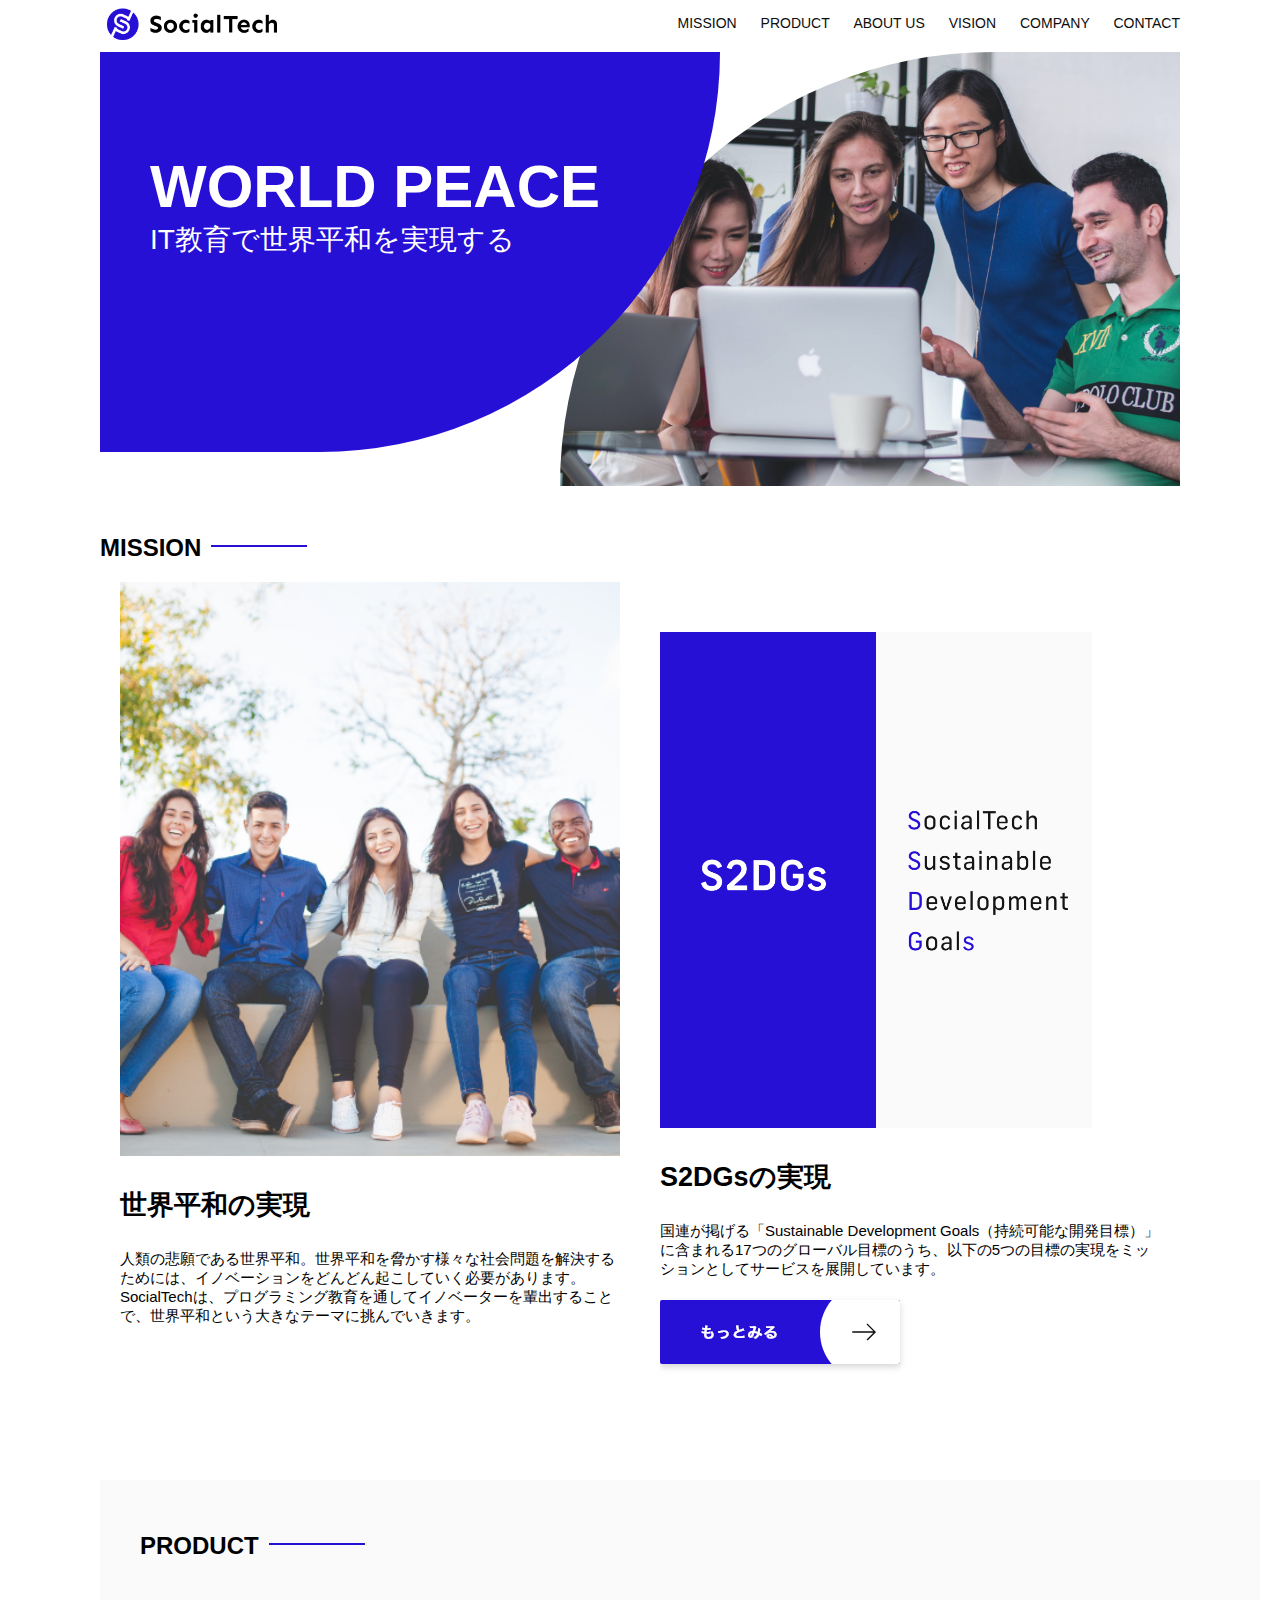
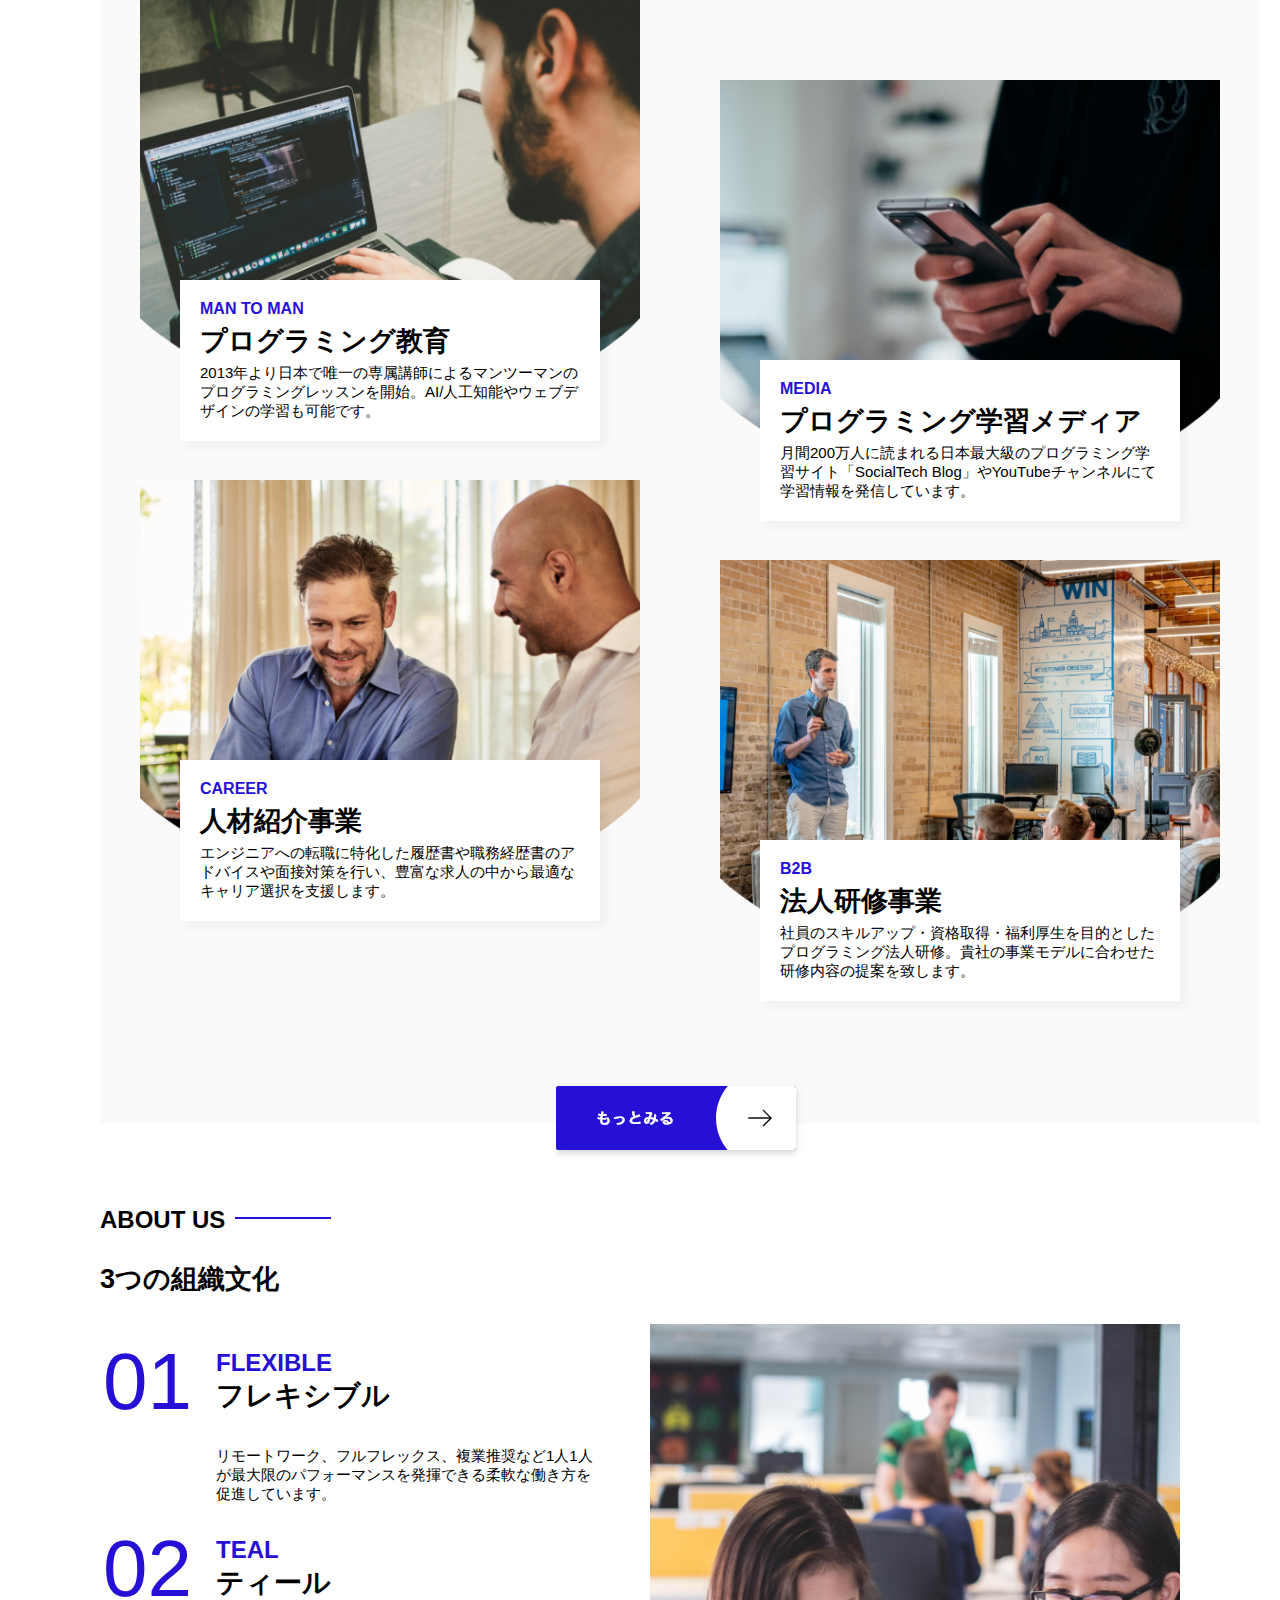
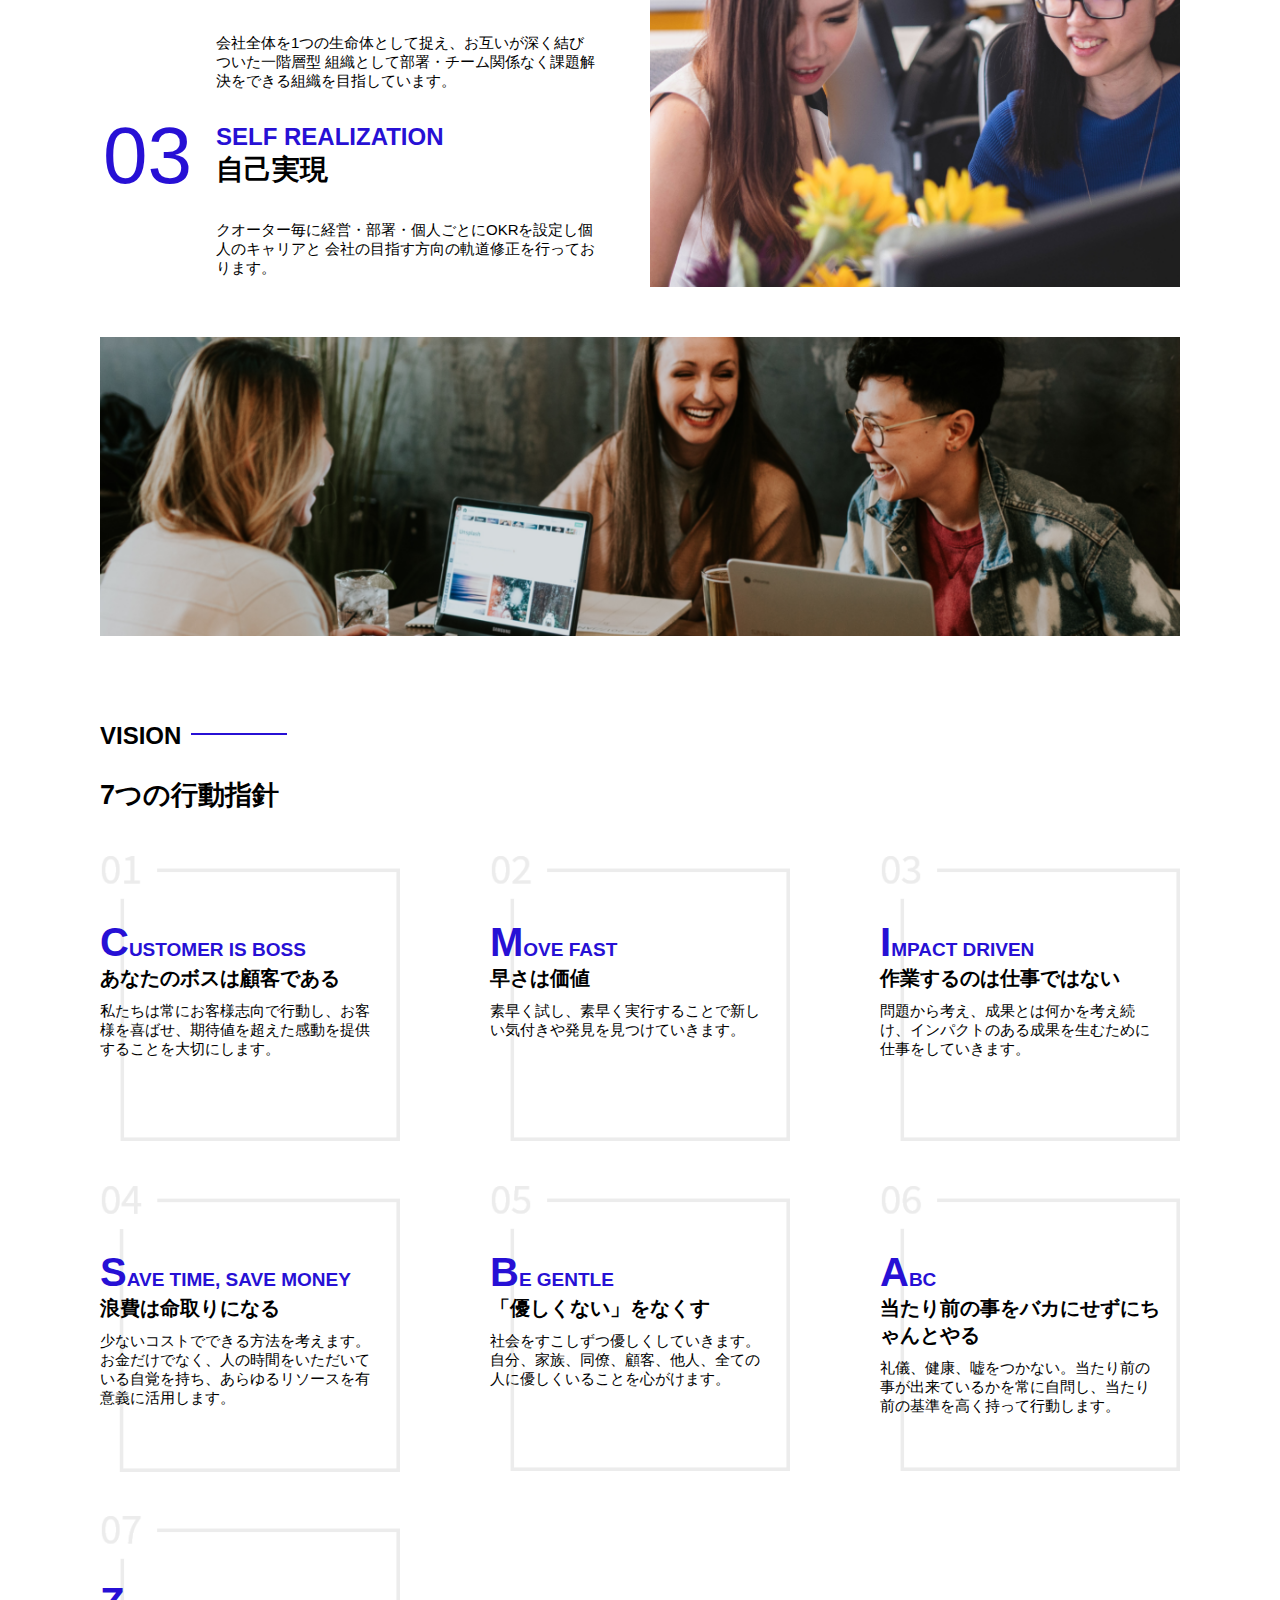
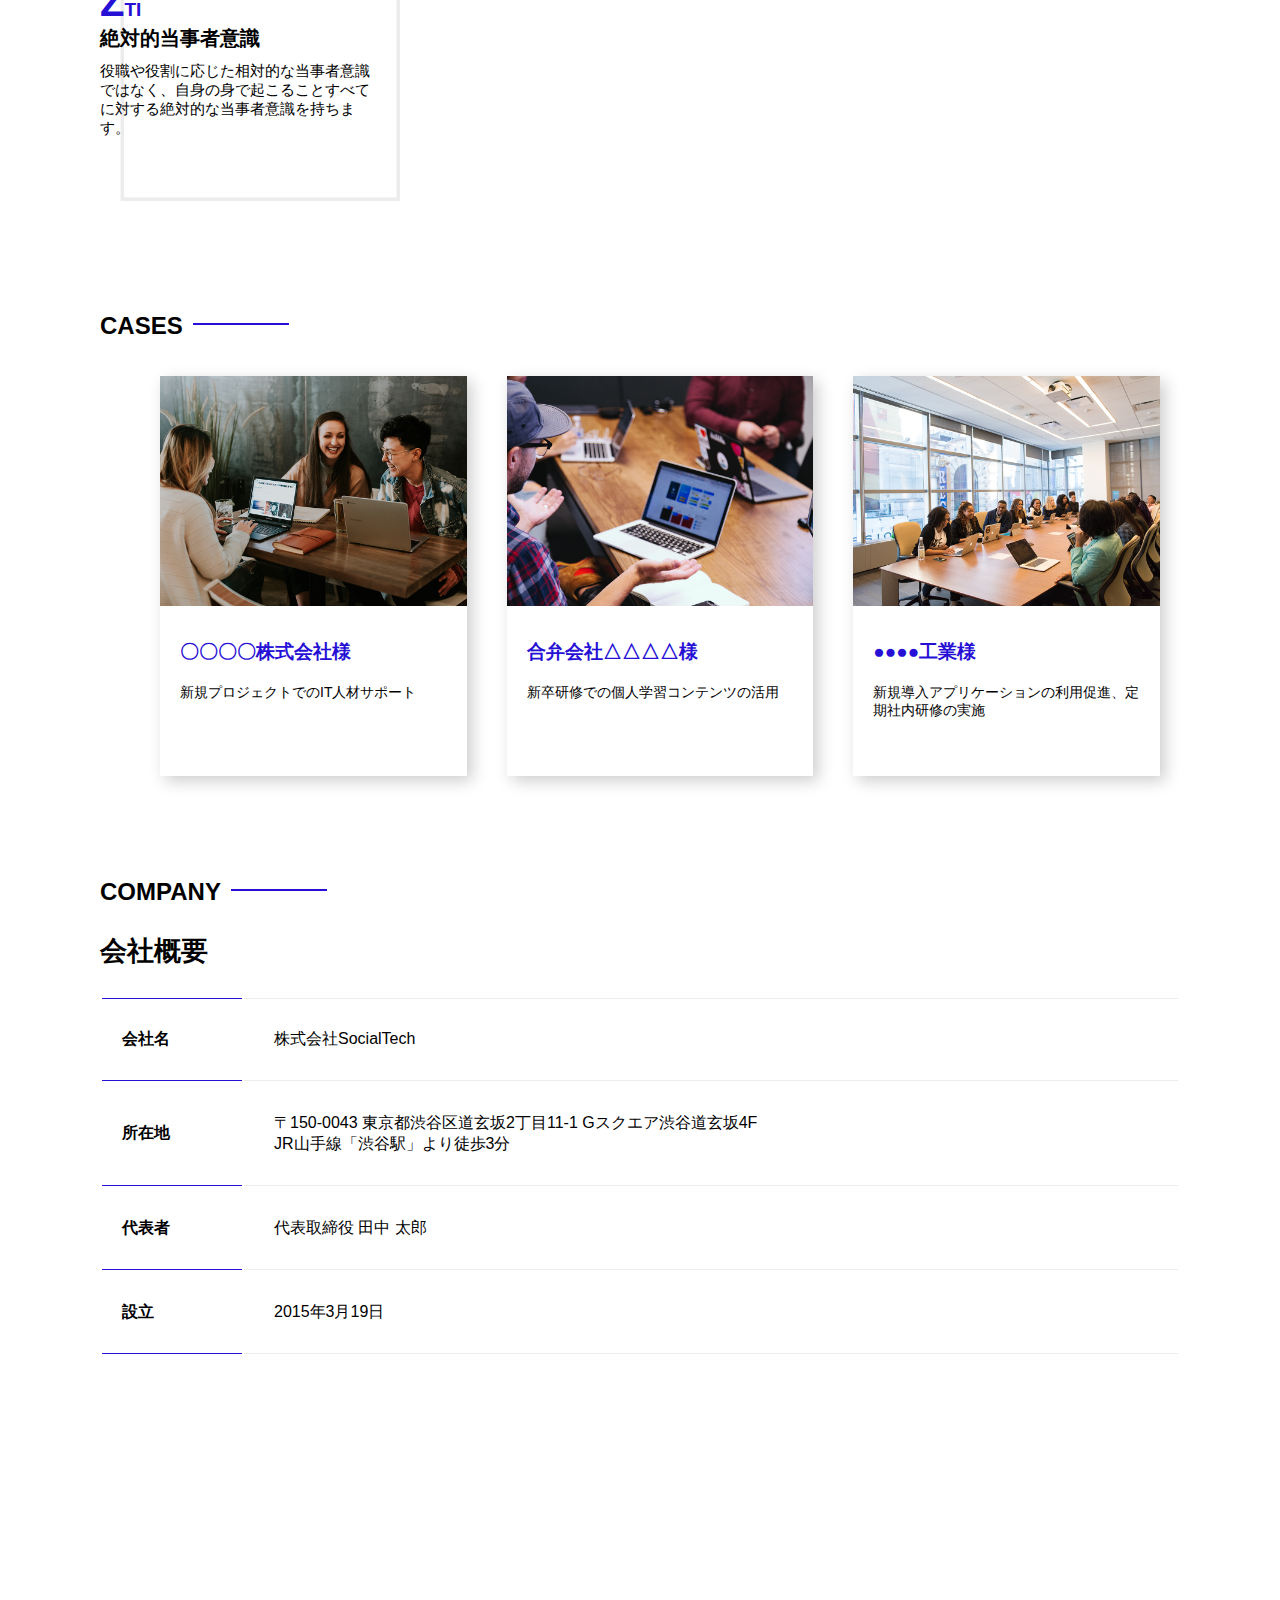
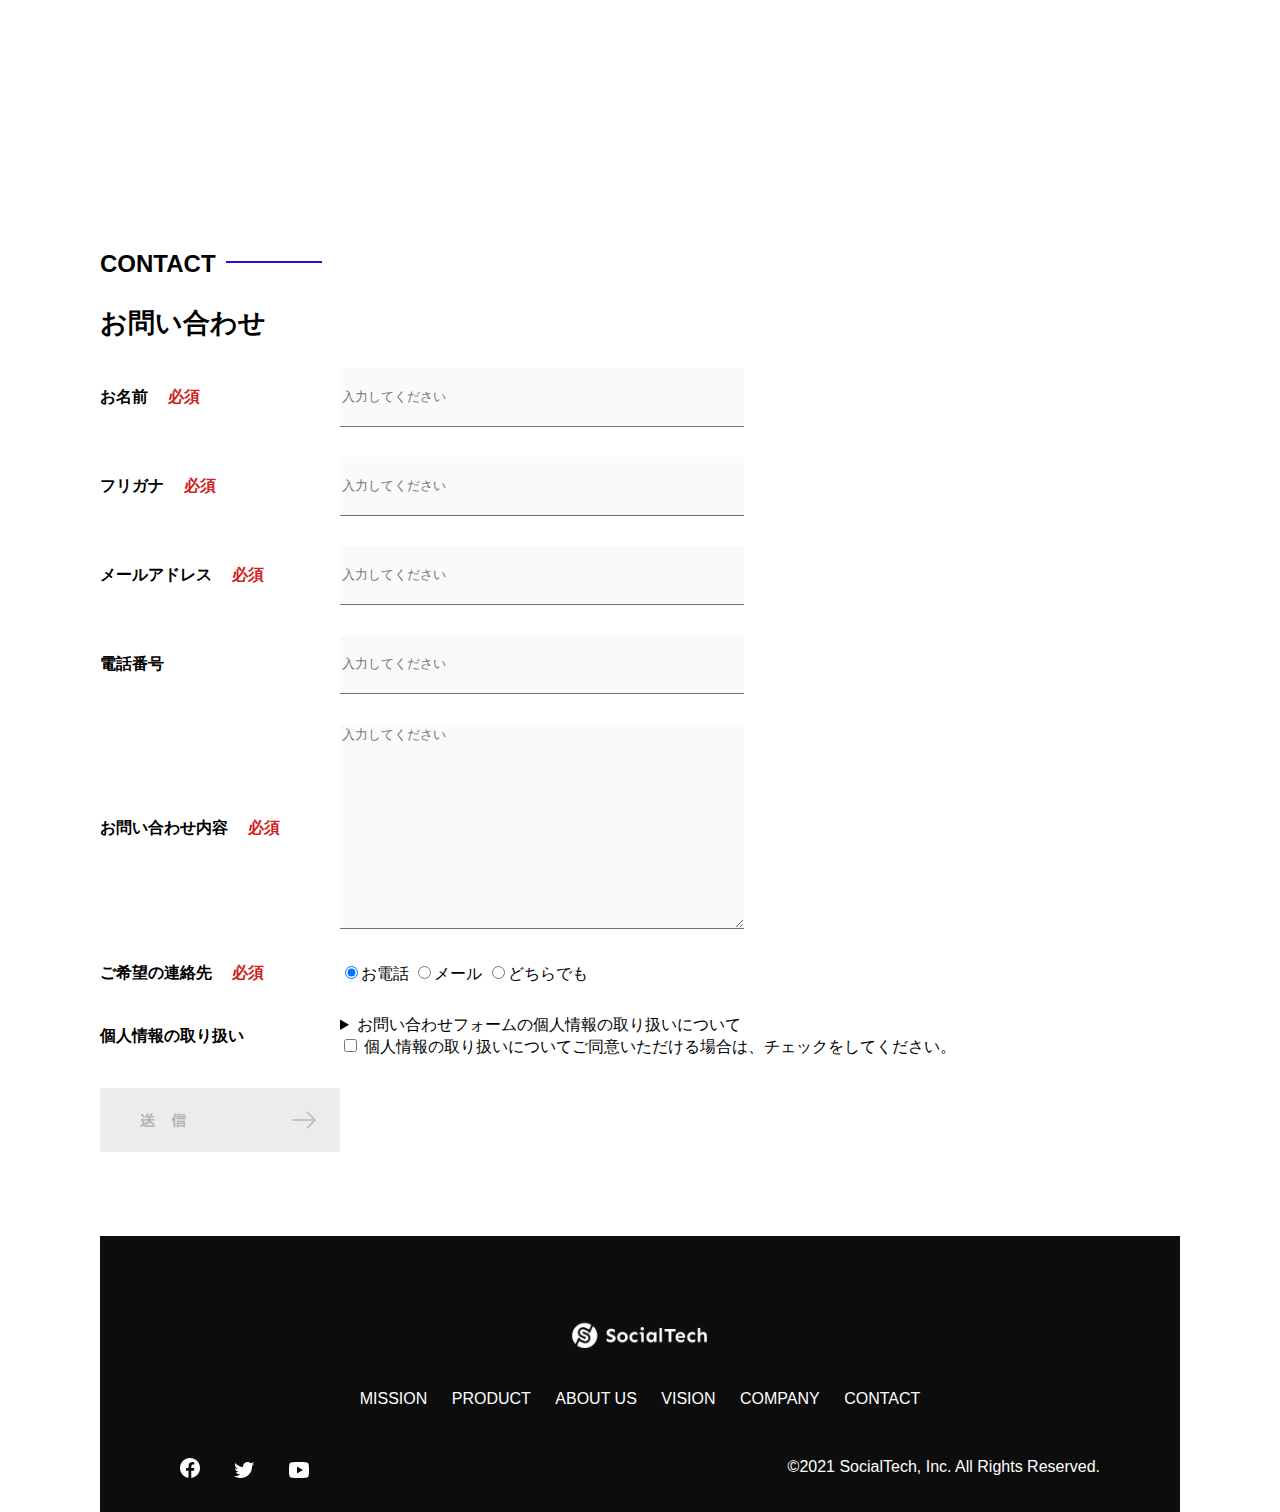
<file: kadai_012/index.html>
<!DOCTYPE html>
<html>
  <head>
    <title>SocialTech</title>
    <meta charset="UTF-8" />
    <meta
      name="description"
      content="SocialTechはEdTech業界のリーディングカンパニーを目指します。"
    />
    <meta name="viewport" content="width=device-width, initial-scale=1.0" />
    <link rel="stylesheet" href="style.css" />
  </head>
  <body>
    <!-- ヘッダー -->
    <header>
      <!-- ロゴ -->
      <a href="index.html" id="logo"
        ><img src="images/logo.png" alt="トップページに戻る"
      /></a>

      <!-- PC用ナビゲーション -->
      <nav id="nav-pc">
        <a href="mission.html">MISSION</a>
        <a href="product.html">PRODUCT</a>
        <a href="index.html#aboutus">ABOUT US</a>
        <a href="index.html#vision">VISION</a>
        <a href="index.html#company">COMPANY</a>
        <a href="index.html#contact">CONTACT</a>
      </nav>
    </header>
    <main>
      <article>
        <!-- メインビジュアル -->
        <section id="main-visual">
          <div id="main-message">
            <h1>WORLD PEACE</h1>
            <p>IT教育で世界平和を実現する</p>
          </div>
          <img
            src="images/index/index-main.png"
            alt="PCの周りに集まる多国籍の仲間たち"
          />
        </section>
        <!--ミッション-->
        <section id="mission">
          <h2 class="index-h2">MISSION</h2>
          <div id="mission-flex">
            <div>
              <img
                id="mission-photo"
                src="images/index/index-mission.png"
                alt="屋外のベンチで写真を撮影する多国籍の仲間たち"
              />
              <h3>世界平和の実現</h3>
              <p>
                人類の悲願である世界平和。世界平和を脅かす様々な社会問題を解決するためには、イノベーションをどんどん起こしていく必要があります。SocialTechは、プログラミング教育を通してイノベーターを輩出することで、世界平和という大きなテーマに挑んでいきます。
              </p>
            </div>
            <div>
              <img id="s2dgs" src="images/index/s2dgs.png" alt="S2DGs" />
              <h3>S2DGsの実現</h3>
              <p>
                国連が掲げる「Sustainable Development
                Goals（持続可能な開発目標）」に含まれる17つのグローバル目標のうち、以下の5つの目標の実現をミッションとしてサービスを展開しています。
              </p>
              <a href="mission.html">
                <img src="images/button-more.png" alt="もっとみる" />
              </a>
            </div>
          </div>
        </section>
        <!-- プロダクト -->
        <section id="product">
          <h2 class="index-h2">PRODUCT</h2>
          <div>
            <div id="product-left">
              <div>
                <img
                  class="product-photo"
                  src="images/index/index-mantoman.png"
                  alt="PCでコードを書く男性"
                />
                <div class="product-explain">
                  <span>MAN TO MAN</span>
                  <h3>プログラミング教育</h3>
                  <p>
                    2013年より日本で唯一の専属講師によるマンツーマンのプログラミングレッスンを開始。AI/人工知能やウェブデザインの学習も可能です。
                  </p>
                </div>
              </div>
              <div>
                <img
                  class="product-photo"
                  src="images/index/index-career.png"
                  alt="笑顔で話し合う2人の男性"
                />
                <div class="product-explain">
                  <span>CAREER</span>
                  <h3>人材紹介事業</h3>
                  <p>
                    エンジニアへの転職に特化した履歴書や職務経歴書のアドバイスや面接対策を行い、豊富な求人の中から最適なキャリア選択を支援します。
                  </p>
                </div>
              </div>
            </div>
            <div id="product-right">
              <div>
                <img
                  class="product-photo"
                  src="images/index/index-media.png"
                  alt="スマートフォンを操作する人"
                />
                <div class="product-explain">
                  <span>MEDIA</span>
                  <h3>プログラミング学習メディア</h3>
                  <p>
                    月間200万人に読まれる日本最大級のプログラミング学習サイト「SocialTech
                    Blog」やYouTubeチャンネルにて学習情報を発信しています。
                  </p>
                </div>
              </div>
              <div>
                <img
                  class="product-photo"
                  src="images/index/index-b2b.png"
                  alt="講演中の男性とそれを聴く人々"
                />
                <div class="product-explain">
                  <span>B2B</span>
                  <h3>法人研修事業</h3>
                  <p>
                    社員のスキルアップ・資格取得・福利厚生を目的としたプログラミング法人研修。貴社の事業モデルに合わせた研修内容の提案を致します。
                  </p>
                </div>
              </div>
            </div>
          </div>
          <div>
            <a id="product-more" href="product.html">
              <img src="images/button-more.png" alt="もっとみる" />
            </a>
          </div>
        </section>
        <!---ABOUT US-->
        <section id="aboutus">
          <h2 class="index-h2">ABOUT US</h2>
          <h3>3つの組織文化</h3>
          <div>
            <table class="culture-table">
              <tr>
                <td>
                  <span class="culture-num">01</span>
                </td>
                <td>
                  <span class="culture-en">FLEXIBLE</span>
                  <span class="culture-jp">フレキシブル</span>
                </td>
              </tr>
              <tr>
                <td>
                  <!--空のセル-->
                </td>
                <td>
                  <p class="culture-description">
                    リモートワーク、フルフレックス、複業推奨など1人1人が最大限のパフォーマンスを発揮できる柔軟な働き方を促進しています。
                  </p>
                </td>
              </tr>
              <tr>
                <td>
                  <span class="culture-num">02</span>
                </td>
                <td>
                  <span class="culture-en">TEAL</span>
                  <span class="culture-jp">ティール</span>
                </td>
              </tr>
              <tr>
                <td>
                  <!--空のセル-->
                </td>
                <td>
                  <p class="culture-description">
                    会社全体を1つの生命体として捉え、お互いが深く結びついた一階層型
                    組織として部署・チーム関係なく課題解決をできる組織を目指しています。
                  </p>
                </td>
              </tr>
              <tr>
                <td>
                  <span class="culture-num">03</span>
                </td>
                <td>
                  <span class="culture-en">SELF REALIZATION</span>
                  <span class="culture-jp">自己実現</span>
                </td>
              </tr>
              <tr>
                <td>
                  <!--空のセル-->
                </td>
                <td>
                  <p class="culture-description">
                    クオーター毎に経営・部署・個人ごとにOKRを設定し個人のキャリアと
                    会社の目指す方向の軌道修正を行っております。
                  </p>
                </td>
              </tr>
            </table>
            <img
              class="culture-img"
              src="images/index/index-aboutus1.png"
              alt="笑顔で話し合う2人の女性"
            />
          </div>
          <img
            class="culture-img2"
            src="images/index/index-aboutus2.png"
            alt="笑顔で話し合う3人の男女"
          />
        </section>
        <!-- VISION -->
        <section id="vision">
          <h2 class="index-h2">VISION</h2>
          <h3>7つの行動指針</h3>
          <div>
            <div class="vision-box">
              <img src="images/index/vision-01.png" alt="01" />
              <span>
                <h4>CUSTOMER IS BOSS</h4>
                <h5>あなたのボスは顧客である</h5>
                <p>
                  私たちは常にお客様志向で行動し、お客様を喜ばせ、期待値を超えた感動を提供することを大切にします。
                </p>
              </span>
            </div>
            <div class="vision-box">
              <img src="images/index/vision-02.png" alt="02" />
              <span>
                <h4>MOVE FAST</h4>
                <h5>早さは価値</h5>
                <p>
                  素早く試し、素早く実行することで新しい気付きや発見を見つけていきます。
                </p>
              </span>
            </div>
            <div class="vision-box">
              <img src="images/index/vision-03.png" alt="03" />
              <span>
                <h4>IMPACT DRIVEN</h4>
                <h5>作業するのは仕事ではない</h5>
                <p>
                  問題から考え、成果とは何かを考え続け、インパクトのある成果を生むために仕事をしていきます。
                </p>
              </span>
            </div>
            <div class="vision-box">
              <img src="images/index/vision-04.png" alt="04" />
              <span>
                <h4>SAVE TIME, SAVE MONEY</h4>
                <h5>浪費は命取りになる</h5>
                <p>
                  少ないコストでできる方法を考えます。お金だけでなく、人の時間をいただいている自覚を持ち、あらゆるリソースを有意義に活用します。
                </p>
              </span>
            </div>
            <div class="vision-box">
              <img src="images/index/vision-05.png" alt="05" />
              <span>
                <h4>BE GENTLE</h4>
                <h5>「優しくない」をなくす</h5>
                <p>
                  社会をすこしずつ優しくしていきます。自分、家族、同僚、顧客、他人、全ての人に優しくいることを心がけます。
                </p>
              </span>
            </div>
            <div class="vision-box">
              <img src="images/index/vision-06.png" alt="06" />
              <span>
                <h4>ABC</h4>
                <h5>当たり前の事をバカにせずにちゃんとやる</h5>
                <p>
                  礼儀、健康、嘘をつかない。当たり前の事が出来ているかを常に自問し、当たり前の基準を高く持って行動します。
                </p>
              </span>
            </div>
            <div class="vision-box">
              <img src="images/index/vision-07.png" alt="07" />
              <span>
                <h4>ZTI</h4>
                <h5>絶対的当事者意識</h5>
                <p>
                  役職や役割に応じた相対的な当事者意識ではなく、自身の身で起こることすべてに対する絶対的な当事者意識を持ちます。
                </p>
              </span>
            </div>
          </div>
        </section>
        <!-- CASES -->
         <section id="cases">
          <h2 class="index-h2">CASES</h2>
          <ul>
             <li class="case-card">
               <img src="images/index/case-1.png" alt="仲良く語り合う3人" class="case-img">
               <div class="case-info">
                 <h3 class="case-name">〇〇〇〇株式会社様</h3>
                 <p class="case-content">新規プロジェクトでのIT人材サポート</p>
               </div>
             </li><!-- 1つ目 -->
             <li class="case-card">
               <img src="images/index/case-2.png" alt="PCでコンテンツを見る" class="case-img">
               <div class="case-info">
                 <h3 class="case-name">合弁会社△△△△様</h3>
                 <p class="case-content">新卒研修での個人学習コンテンツの活用</p>
               </div>
             </li><!-- ２つ目  -->
             <li class="case-card">
               <img src="images/index/case-3.png" alt="社内研修中の会議室" class="case-img">
               <div class="case-info">
                 <h3 class="case-name">●●●●工業様</h3>
                 <p class="case-content">新規導入アプリケーションの利用促進、定期社内研修の実施</p>
               </div>
             </li><!-- ３つ目 -->
            

          </ul>

         </section>

        <!-- COMPANY -->
        <section id="company">
          <h2 class="index-h2">COMPANY</h2>
          <h3>会社概要</h3>
          <table id="company-table">
            <tr>
              <th class="tableheader-first">会社名</th>
              <td class="cell-first">株式会社SocialTech</td>
            </tr>
            <tr>
              <th class="tableheader">所在地</th>
              <td class="cell">
                〒150-0043 東京都渋谷区道玄坂2丁目11-1 Gスクエア渋谷道玄坂4F<br />JR山手線「渋谷駅」より徒歩3分
              </td>
            </tr>
            <tr>
              <th class="tableheader">代表者</th>
              <td class="cell">代表取締役 田中 太郎</td>
            </tr>
            <tr>
              <th class="tableheader">設立</th>
              <td class="cell">2015年3月19日</td>
            </tr>
          </table>
          <iframe
            src="https://www.google.com/maps/embed?pb=!1m18!1m12!1m3!1d3241.7759544892483!2d139.69399665123464!3d35.65789123876098!2m3!1f0!2f0!3f0!3m2!1i1024!2i768!4f13.1!3m3!1m2!1s0x60188caa0042e8d1%3A0xba130bea826a7aa2!2z44CSMTUwLTAwNDMg5p2x5Lqs6YO95riL6LC35Yy66YGT546E5Z2C77yS5LiB55uu77yR77yR4oiS77yR!5e0!3m2!1sja!2sjp!4v1636872991912!5m2!1sja!2sjp"
            style="border: 0"
            allowfullscreen=""
            loading="lazy"
          >
          </iframe>
        </section>
        <!-- お問い合わせフォーム -->
        <section id="contact">
          <h2 class="index-h2">CONTACT</h2>
          <h3>お問い合わせ</h3>
          <form>
            <div>
              <div class="contact-heading">
                <label class="contact-label"
                  >お名前<span class="contact-span">必須</span></label
                >
              </div>
              <div class="contact-form">
                <input
                  type="text"
                  name="name"
                  placeholder="入力してください"
                  class="contact-textbox"
                />
              </div>
            </div>
            <div>
              <div class="contact-heading">
                <label class="contact-label"
                  >フリガナ<span class="contact-span">必須</span></label
                >
              </div>
              <div>
                <input
                  type="text"
                  name="hurigana"
                  placeholder="入力してください"
                  class="contact-textbox"
                />
              </div>
            </div>
            <div>
              <div class="contact-heading">
                <label class="contact-label"
                  >メールアドレス<span class="contact-span">必須</span></label
                >
              </div>
              <div>
                <input
                  type="text"
                  name="email"
                  placeholder="入力してください"
                  class="contact-textbox"
                />
              </div>
            </div>
            <div>
              <div class="contact-heading">
                <label class="contact-label">電話番号</label>
              </div>
              <div>
                <input
                  type="text"
                  name="tel"
                  placeholder="入力してください"
                  class="contact-textbox"
                />
              </div>
            </div>
            <div>
              <div class="contact-heading">
                <label class="contact-label"
                  >お問い合わせ内容<span class="contact-span">必須</span></label
                >
              </div>
              <div>
                <textarea
                  class="contact-textarea"
                  placeholder="入力してください"
                  name="message"
                ></textarea>
              </div>
            </div>
            <div>
              <div class="contact-heading">
                <label class="contact-label"
                  >ご希望の連絡先<span class="contact-span">必須</span></label
                >
              </div>
              <div>
                <input
                  class="radiobutton"
                  type="radio"
                  value="tel"
                  name="contact"
                  checked
                /><label>お電話</label>
                <input
                  class="radiobutton"
                  type="radio"
                  value="mail"
                  name="contact"
                /><label>メール</label>
                <input
                  class="radiobutton"
                  type="radio"
                  value="both"
                  name="contact"
                /><label>どちらでも</label>
              </div>
            </div>
            <div>
              <div class="contact-heading">
                <label class="contact-label">個人情報の取り扱い</label>
              </div>
              <div>
                <details>
                  <summary>
                    お問い合わせフォームの個人情報の取り扱いについて
                  </summary>
                  <div>
                    <span>１．組織の名称又は氏名</span><br />
                    株式会社SocialTech<br /><br />
                    <span
                      >２．個人情報保護管理者（若しくはその代理人）の氏名又は職名、所属及び連絡先
                      鈴木 一郎 コーポレート部</span
                    ><br />
                    メールアドレス：support@socialtech.net<br />
                    TEL：03-xxxx-xxxx<br />
                    <span>３．個人情報の利用目的</span><br />
                    ・本サービス及び本サービスに関連する情報の提供又はそれらに関する連絡のため<br />
                    ・ユーザーの本人確認のため<br />
                    ・当社サービスのご案内のため<br />
                    ・当社の商品等の広告または宣伝（電子メールによるものを含むものとします。）<br /><br />
                    <span>４．個人情報の取り扱い業務の委託</span><br />
                    個人情報の取扱業務の全部または一部を外部に業務委託する場合があります。<br />
                    その際、弊社は、個人情報を適切に保護できる管理体制を敷き実行していることを条件として<br />
                    委託先を厳選したうえで、機密保持契約を委託先と締結し、お客様の個人情報を厳密に管理させます。<br /><br />
                    <span>５．個人情報の開示等の請求</span><br />
                    お客様は、弊社に対してご自身の個人情報の開示等（利用目的の通知、開示、内容の訂正・追加・削除、利用の停止または消去、第三者への提供の停止）に関して、当社問合わせ窓口に申し出ることができます。<br />
                    その際、弊社はお客様ご本人を確認させていただいたうえで、合理的な期間内に対応いたします。<br /><br />
                    なお、個人情報に関する弊社問合わせ先は、次の通りです。<br /><br />
                    株式会社SocialTech　個人情報問合せ窓口<br />
                    〒150-0043　東京都渋谷区道玄坂2丁目11-1 Ｇスクエア渋谷道玄坂
                    4F<br />
                    メールアドレス：support@socialtech.net　TEL：03-xxxx-xxxx<br /><br />
                    <span>６．個人情報を提供されることの任意性について</span
                    ><br /><br />
                    お客様がご自身の個人情報を弊社に提供されるか否かは、お客様のご判断によりますが、もしご提供されない場合には、適切なサービスが提供できない場合がありますので予めご了承ください。
                  </div>
                </details>
                <input type="checkbox" name="agree" />
                <span
                  >個人情報の取り扱いについてご同意いただける場合は、チェックをしてください。</span
                >
              </div>
            </div>
            <input
              type="image"
              value="Submit"
              src="images/button-submit.png"
              alt="送信する"
            />
          </form>
        </section>
      </article>
      <footer>
        <div id="footer-logo">
          <img src="images/logo-sp.png" alt="SocialTech" />
        </div>
        <div id="footer-link">
          <a href="mission.html">MISSION</a>
          <a href="product.html">PRODUCT</a>
          <a href="index.html#aboutus">ABOUT US</a>
          <a href="index.html#vision">VISION</a>
          <a href="index.html#company">COMPANY</a>
          <a href="index.html#contact">CONTACT</a>
        </div>
        <div id="sns-footer">
          <a href="https://www.facebook.com/sejuku2013"
            ><img src="images/button-facebook.png" alt="Facebookのリンク"
          /></a>
          <a href="https://twitter.com/samuraijuku"
            ><img src="images/button-twitter.png" alt="Twitterのリンク"
          /></a>
          <a href="https://www.youtube.com/channel/UCCFOQO5aDK0xXam4cUQXT8g"
            ><img src="images/button-youtube.png" alt="YouTubeのリンク"
          /></a>
          <span id="copyright"
            >&copy;2021 SocialTech, Inc. All Rights Reserved.
          </span>
        </div>
      </footer>
    </main>
  </body>
</html>
</file>
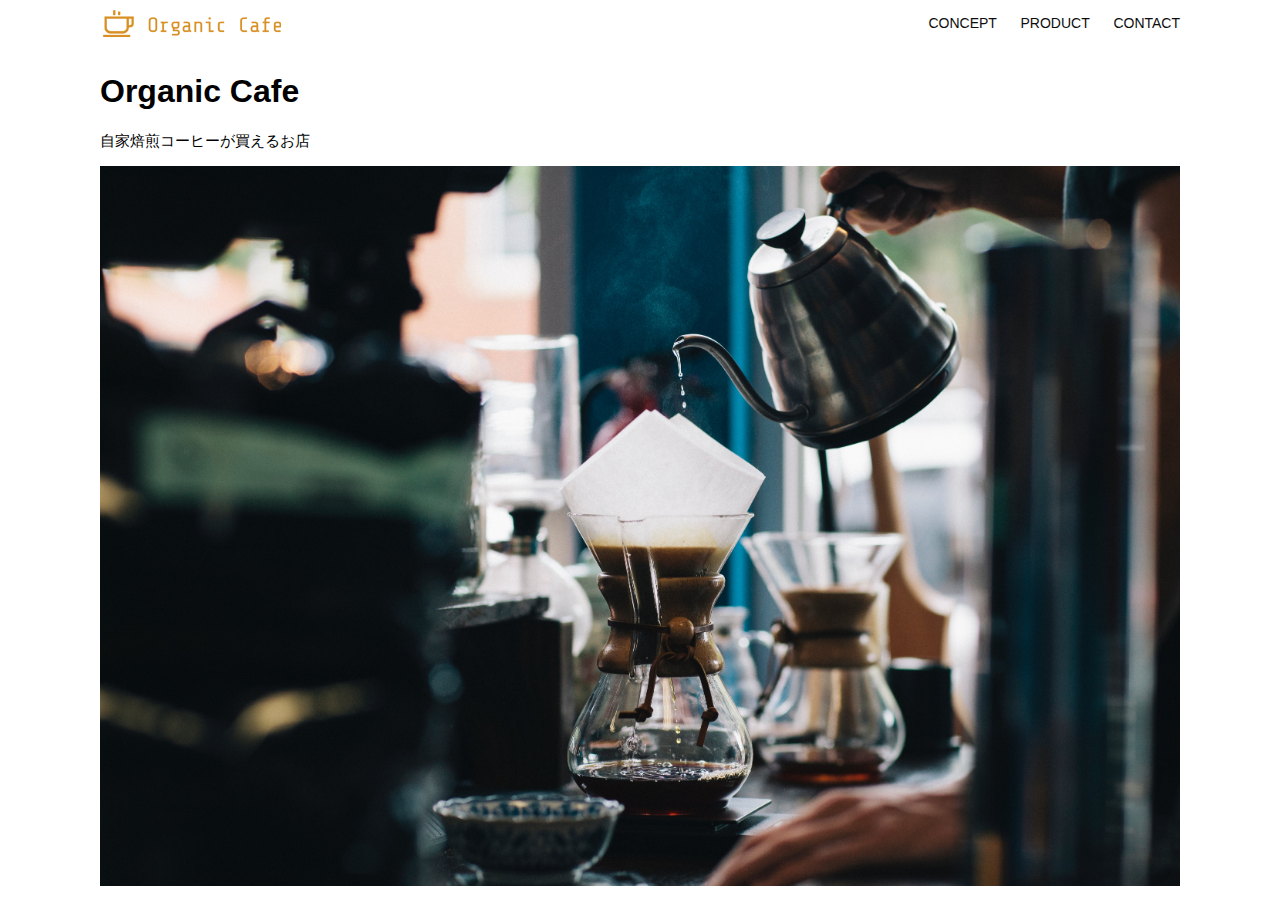
<file: kadai_013/index.html>
<!DOCTYPE html>
<html>
  <head>
    <title>Organic Cafe</title>
    <meta charset="UTF-8" />
    <meta name="description" content="自家焙煎のコーヒーがお家で楽しめるOrganic Cafe"/>
    <meta name="viewport" content="width=device-width, initial-scale=1.0" />
    <link rel="stylesheet" href="style.css" />
  </head>
  <body>
    <!-- ヘッダー -->
    <header>
      <!-- ロゴ -->
      <a href="index.html" id="logo"><img src="images/logo.png" alt="トップページに戻る"/></a>

      <!-- PC用ナビゲーション -->
      <nav id="nav-pc">
        <a href="index.html#concept">CONCEPT</a>
        <a href="index.html#product">PRODUCT</a>
        <a href="index.html#contact">CONTACT</a>
      </nav>
    <!-- スマホ用メニューボタン -->  
     <img id="menu-sp" src="images/button-menu.png" alt="ナビゲーションを開く" onclick="document.getElementById('nav-sp').style.display = 'block'">

     <!-- スマホ用ナビゲーション -->
      <nav id="nav-sp">
        <img id="close" src="images/button-close.png" alt="ナビゲーションを閉じる" onclick="ActiveXObject.getElementById('nav-sp').style.display = 'none'">
        <a id="logo-sp" href="index.html" onclick="document.getElementById('nav-sp').style.display = 'none'"><img src="images/logo-sp.png" alt="トップページに戻る" ></a>
        <a class="menu" href="index.html#concept" onclick="document.getElementById('nav-sp').style.display = 'none'">CONCEPT</a>
        <a class="menu" href="index.html#product" onclick="document.getElementById('nav-sp').style.display = 'none'">PRODUCT</a>
        <a class="menu" href="index.html#contact" onclick="document.getElementById('nav-sp').style.display = 'none'"> CONTACT</a>
      </nav><!-- nav-sp用 -->
    </header>

    <main>
      <article>
        <!-- メインビジュアル -->
        <section id="main-visual">
          <div id="main-message">
            <h1>Organic Cafe</h1>
            <p>自家焙煎コーヒーが買えるお店</p>
          </div>
          <img src="images/main-image.jpg" alt="コーヒーをハンドドリップで淹れる画像"/>
        </section>
      </article>
    </main>
  </body>
</html>
</file>
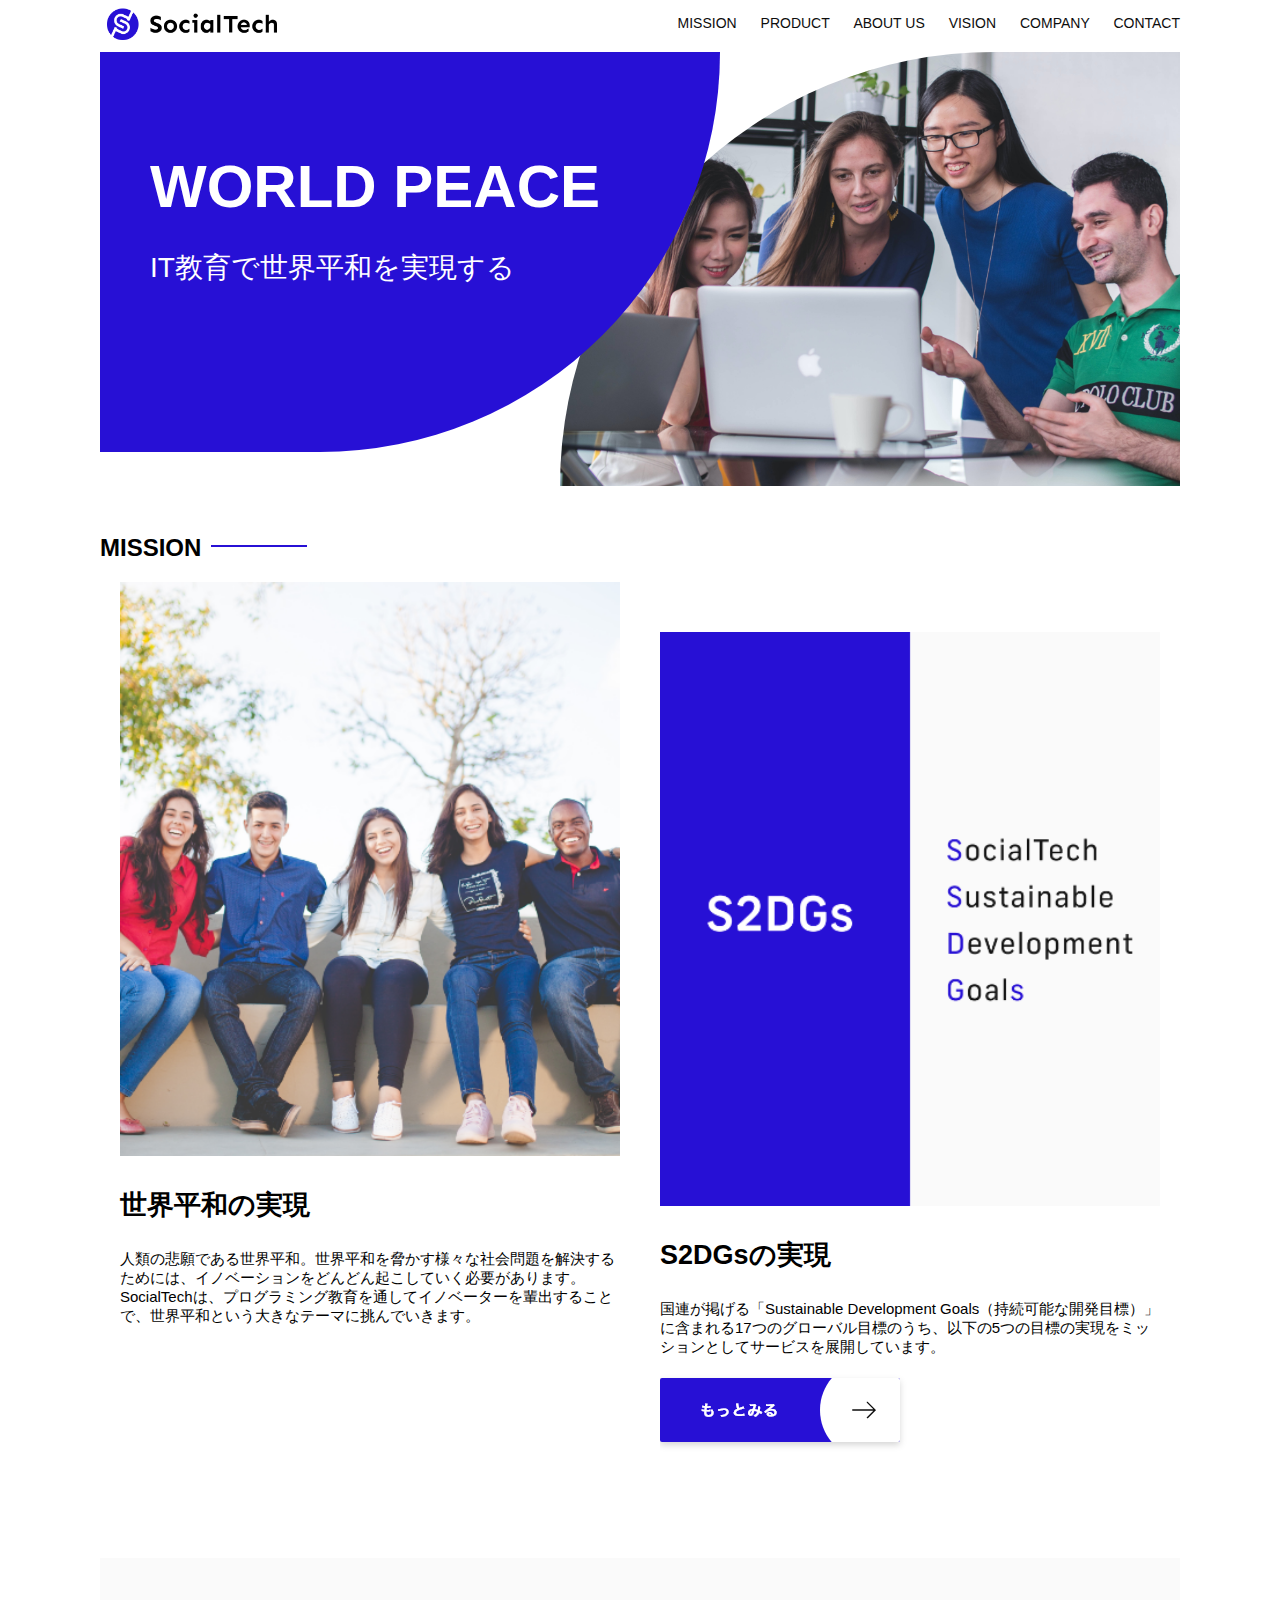
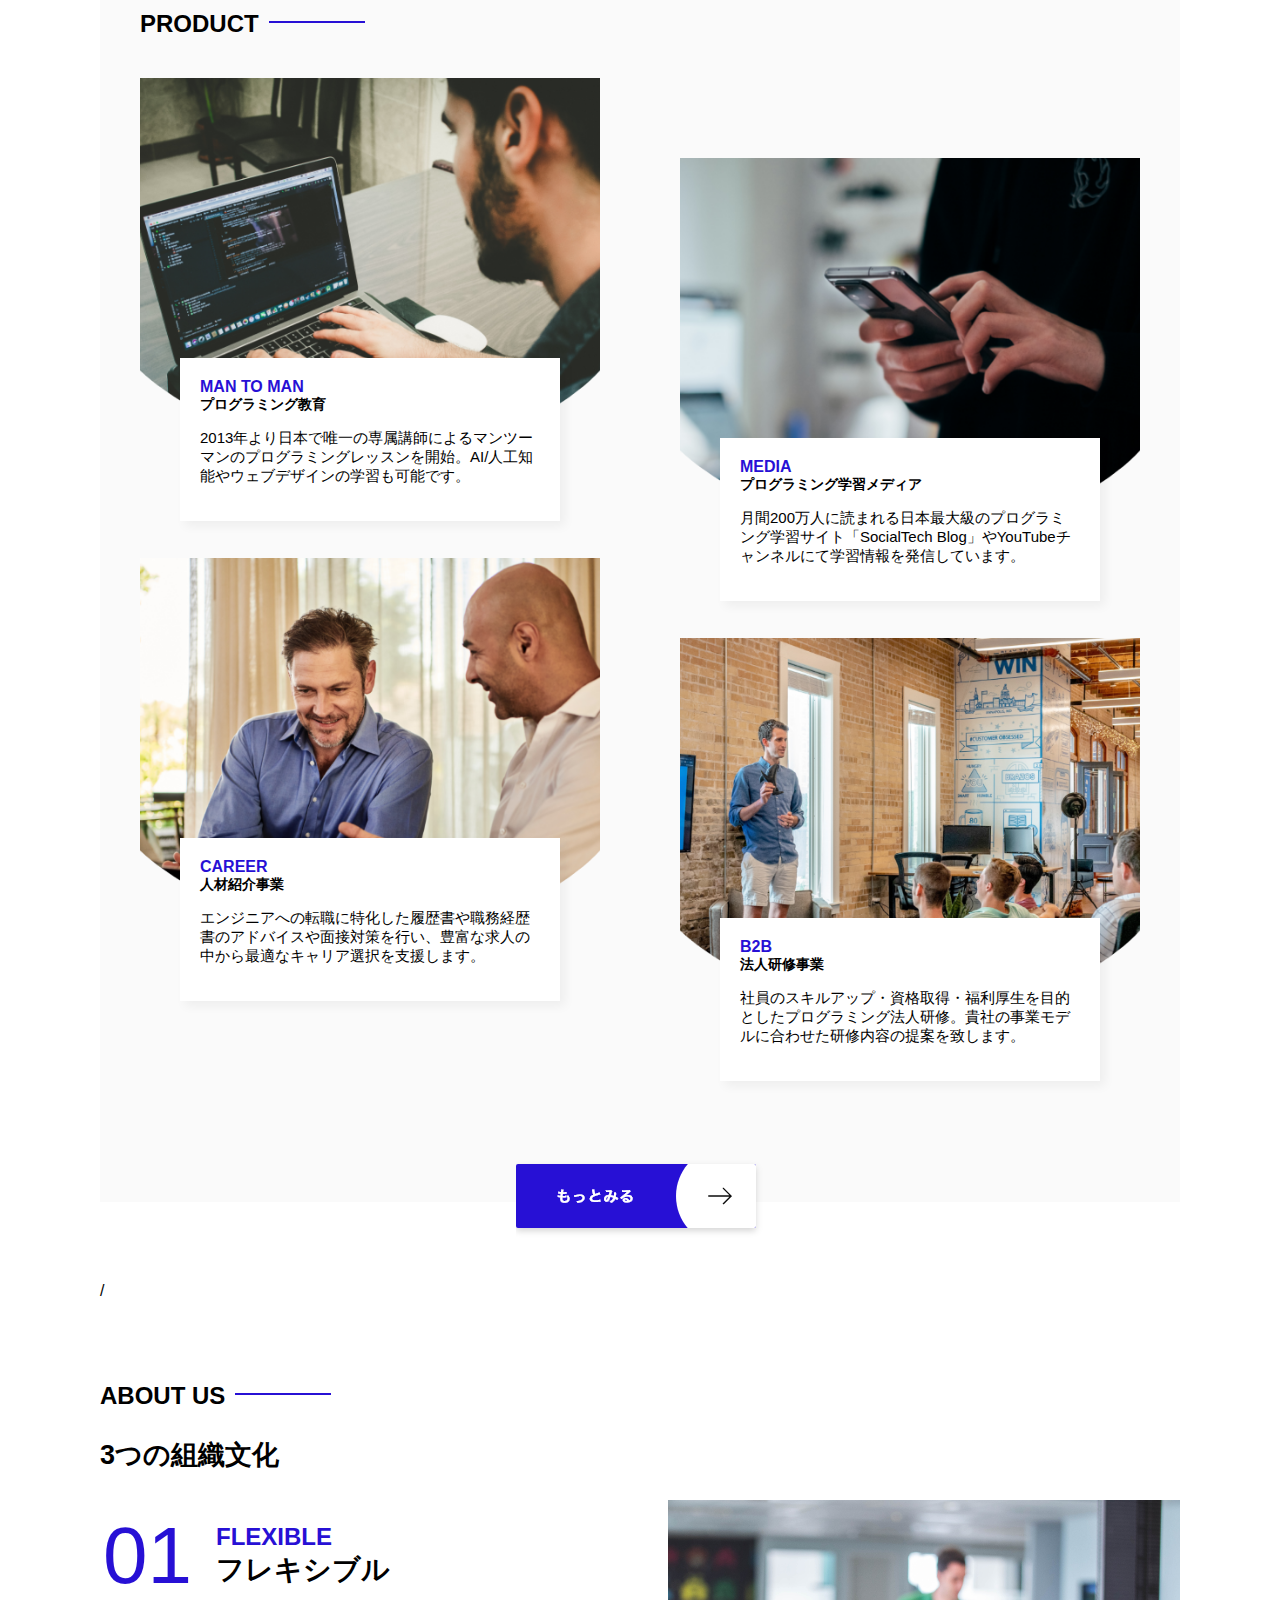
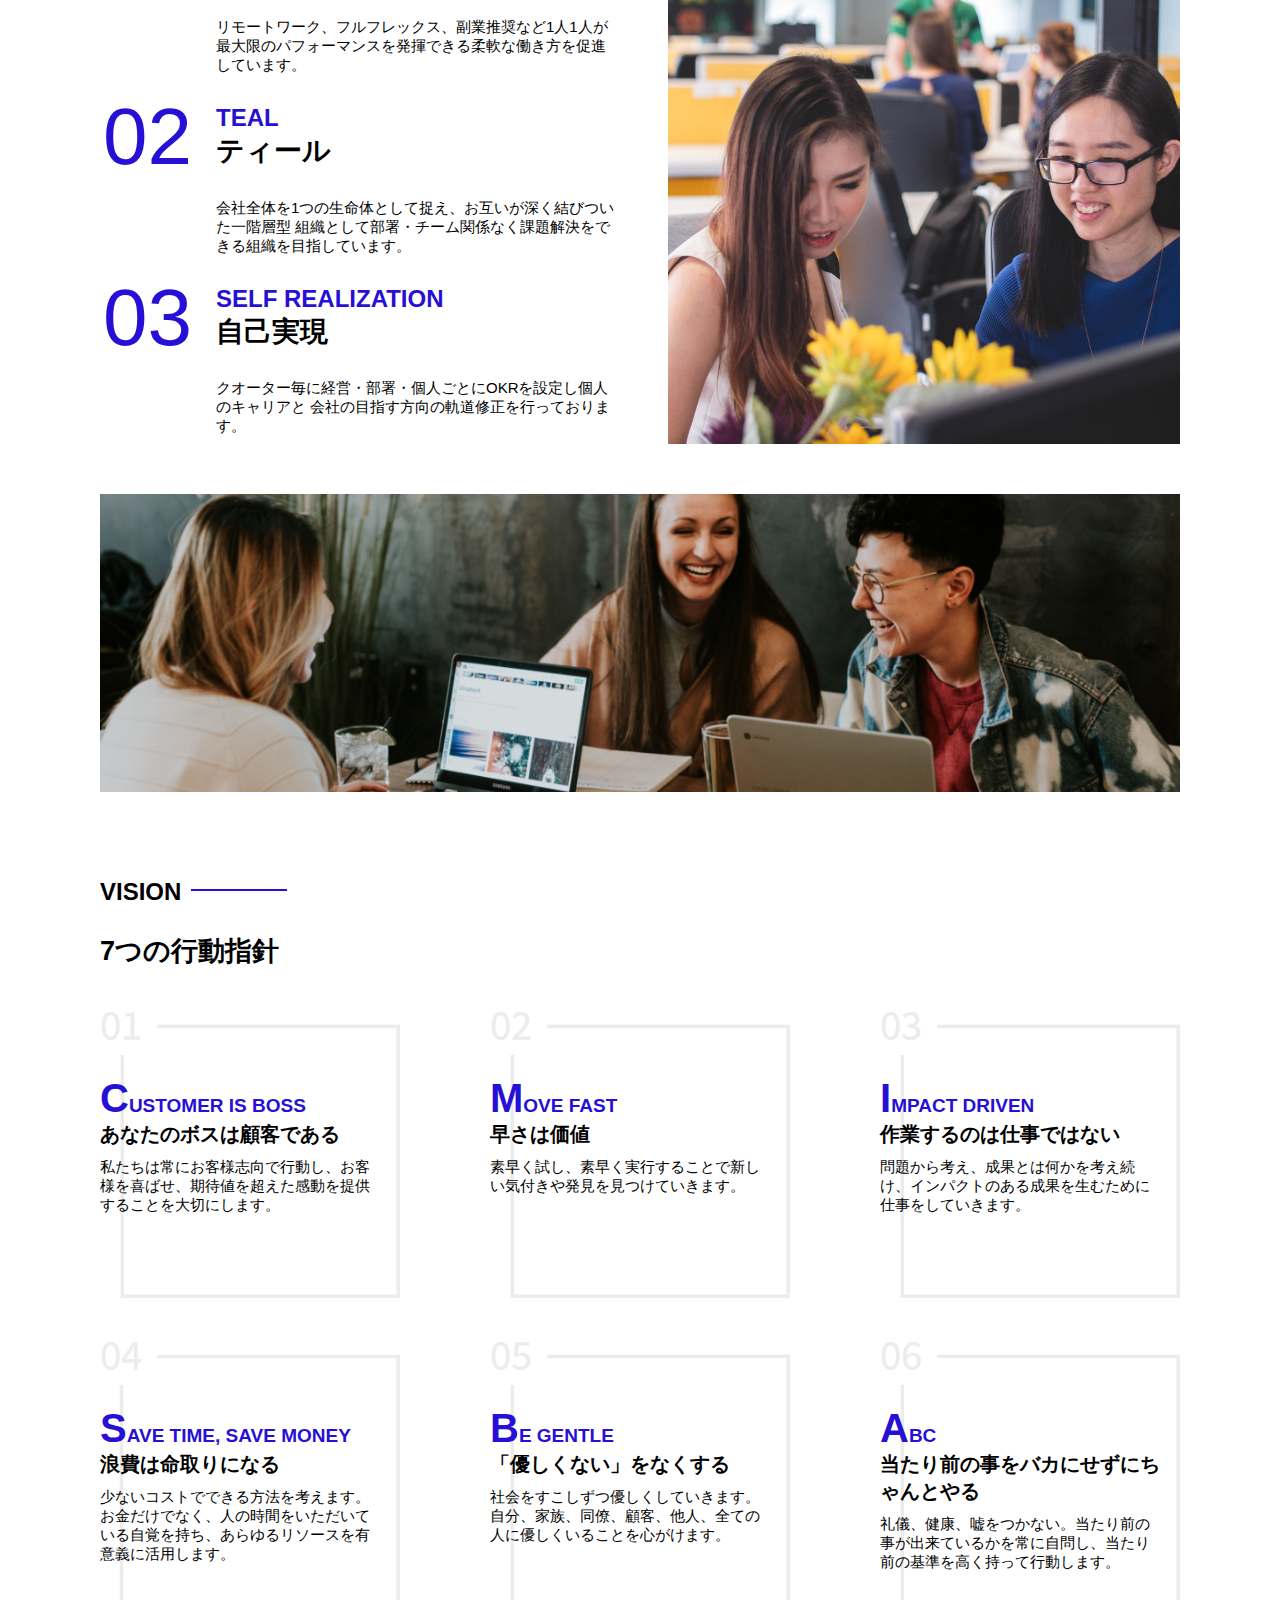
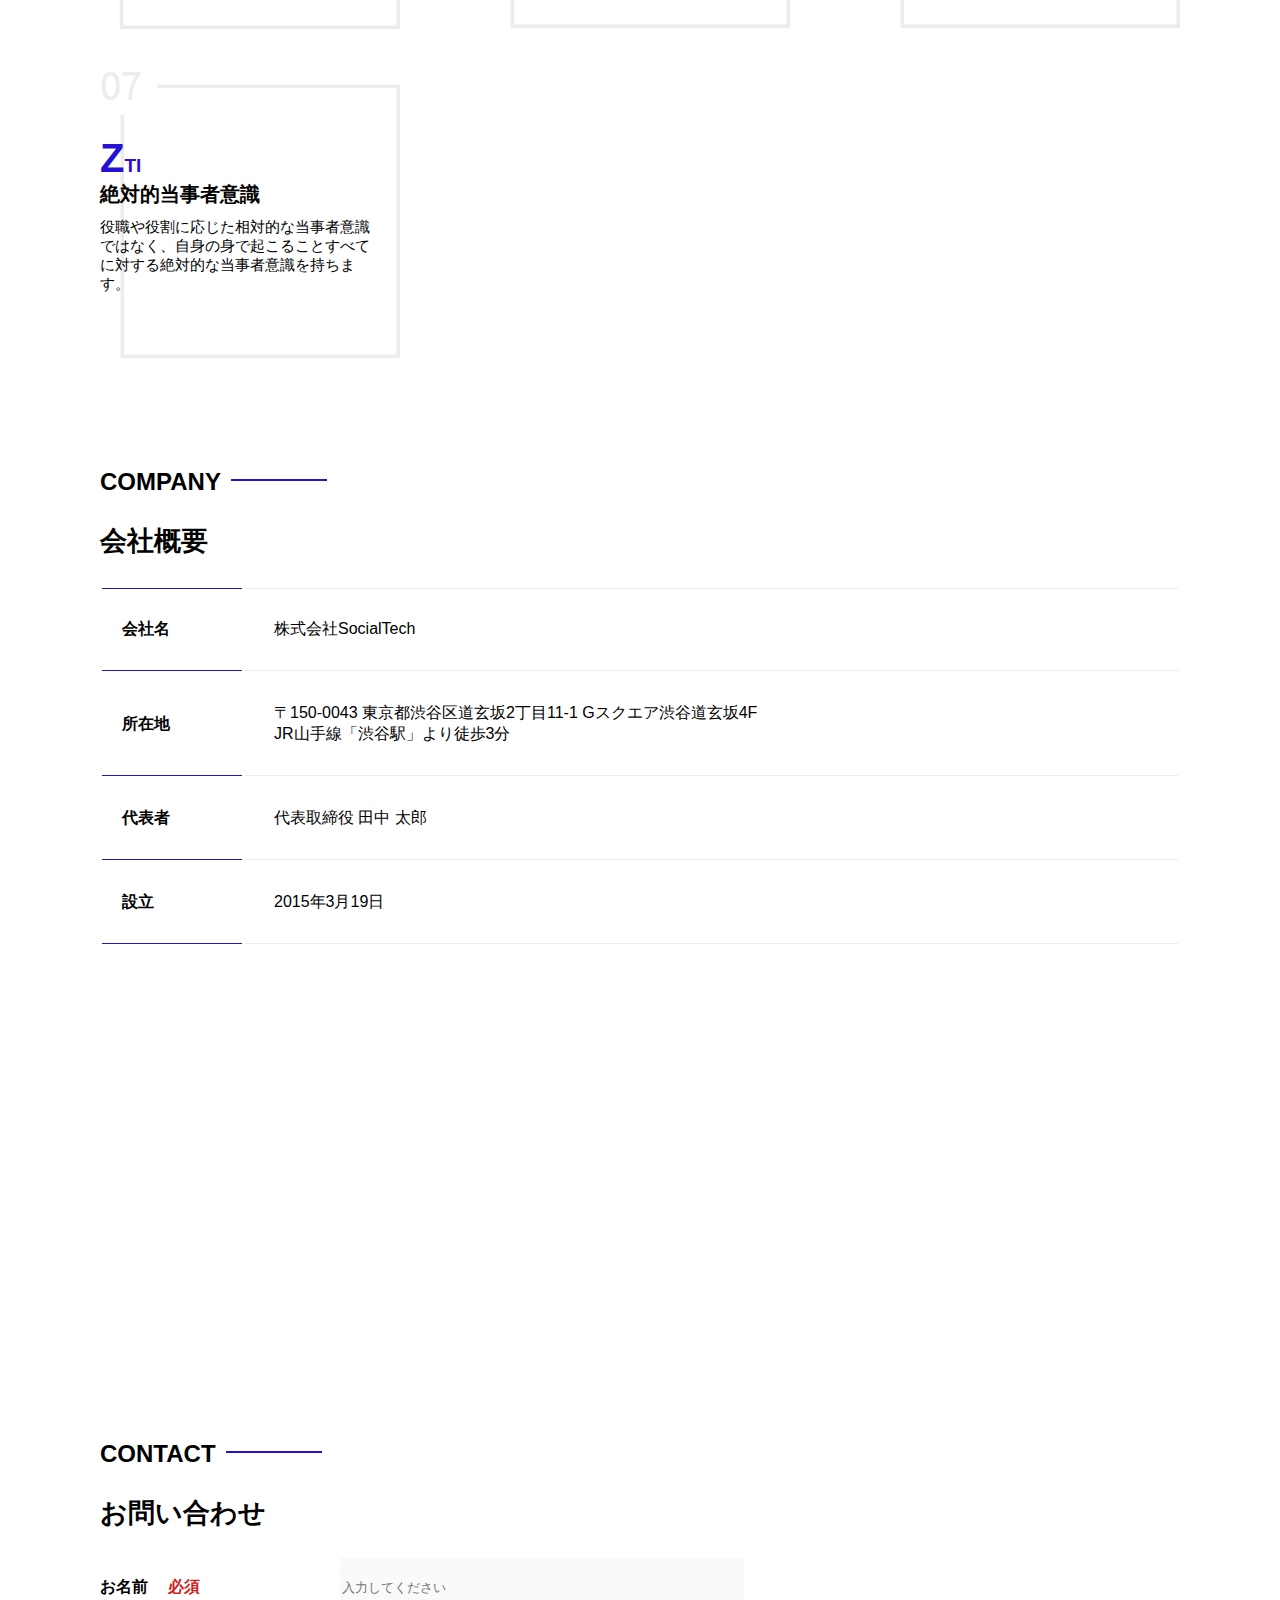
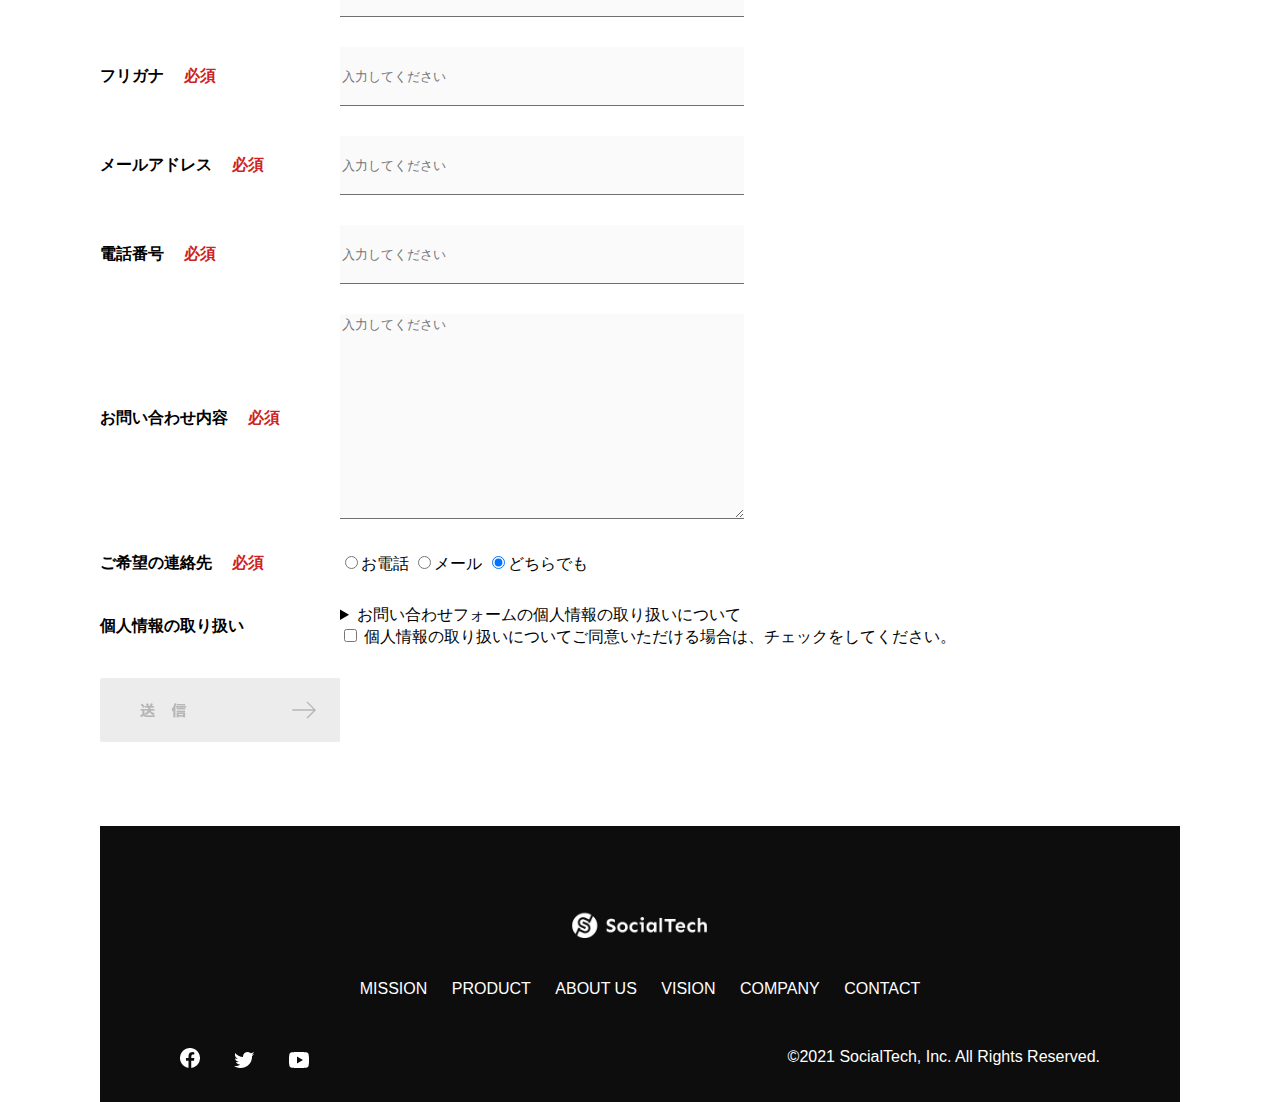
<file: socialtech/index.html>
<!DOCTYPE html>
<html>
  <head>
    <title>SocialTech</title>
    <meta charset="UTF-8">
    <meta name="description" content="SocialTechはEdTech業界のリーディングカンパニーを目指します。">
    <meta name="viewport" content="width=device-width, initial-scale=1.0">
    <link rel="stylesheet" href="style.css">
  </head>
  <body>
     <!-- ヘッダー -->
     <header>
       <!-- ロゴ -->
       <a href="index.html" id="logo"><img src="images/logo.png" alt="トップページに戻る"></a>
        <!-- PC用ナビゲーション -->
       <nav id="nav-pc">
         <a href="mission.html">MISSION</a>
         <a href="product.html">PRODUCT</a>
         <a href="index.html#aboutus">ABOUT US</a>
         <a href="index.html#vision">VISION</a>
         <a href="index.html#company">COMPANY</a>
         <a href="index.html#contact">CONTACT</a>
       </nav>
       <!-- スマホ用メニューボタン -->
        <img id="menu-sp" src="images/button-menu.png" alt="ナビゲーションを開く" onclick="document.getElementById('nav-sp').style.display = 'block'">
      
      <!-- スマホ用ナビゲーション -->
       <nav id="nav-sp">
        <img id="close" src="images/button-close.png" alt="ナビゲーションを閉じる" onclick="document.getElementById('nav-sp').style.display = 'none'">
        <a id="logo-sp" href="index.html" onclick="document.getElementById('nav-sp').style.display = 'none'"><img
        src="images/logo-sp.png" alt="トップページに戻る"></a>
        <a class="menu" href="mission.html" onclick="document.getElementById('nav-sp').style.display = 'none'">MISSION</a>
        <a class="menu" href="product.html" onclick="document.getElementById('nav-sp').style.display = 'none'">PRODUCT</a>
        <a class="menu" href="index.html#aboutus" onclick="document.getElementById('nav-sp').style.display = 'none'">ABOUT
           US</a>
        <a class="menu" href="index.html#vision"
          onclick="document.getElementById('nav-sp').style.display = 'none'">VISION</a>
        <a class="menu" href="index.html#company"
           onclick="document.getElementById('nav-sp').style.display = 'none'">COMPANY</a>
        <a class="menu" href="index.html#contact"
           onclick="document.getElementById('nav-sp').style.display = 'none'">CONTACT</a>
        <div id="sns">
          <a href="https://www.facebook.com/sejuku2013"><img src="images/button-facebook.png" alt="Facebookのリンク"></a>
          <a href="https://twitter.com/samuraijuku"><img src="images/button-twitter.png" alt="Twitterのリンク"></a>
          <a href="https://www.youtube.com/channel/UCCFOQO5aDK0xXam4cUQXT8g"><img src="images/button-youtube.png" alt="YouTubeのリンク"></a>     
        </div>
      </nav><!--nav-sp分 -->
      
     </header> 
     <main>
      <article>
        <!-- メインビジュアル -->
        <section id="main-visual">
          <div id="main-message">
              <h1>WORLD PEACE</h1>
              <p>IT教育で世界平和を実現する</p>
          </div>
          <img src="images/index/index-main.png" alt="PCの周りに集まる多国籍の仲間たち">
        </section>

          <!-- ミッション -->
           <section id="mission">
            <h2 class="index-h2">MISSION</h2>
            <div id="mission-flex">
              <div>
                <img src="images/index/index-mission.png" alt="屋外のベンチで写真を撮影する多国籍の仲間たち" id="mission-photo">
                <h3>世界平和の実現</h3>
                <p>人類の悲願である世界平和。世界平和を脅かす様々な社会問題を解決するためには、イノベーションをどんどん起こしていく必要があります。SocialTechは、プログラミング教育を通してイノベーターを輩出することで、世界平和という大きなテーマに挑んでいきます。</p>
              </div>
              <div>
                <img src="images/index/s2dgs.png" alt="S2DGS" id="s2dgs">
                <h3>
                  S2DGsの実現
                </h3>
                <p>
                  国連が掲げる「Sustainable Development Goals（持続可能な開発目標）」に含まれる17つのグローバル目標のうち、以下の5つの目標の実現をミッションとしてサービスを展開しています。
                </p>
                <a href="mission.html">
                  <img src="images/button-more.png" alt="もっとみる">
                </a>
              </div>
            </div>
           </section>
           <!-- プロダクト -->
            <section id="product">
              <h2 class="index-h2">PRODUCT</h2>
              <div>
                <div id="product-left"> 
                  <div>
                    <img class="product-photo" src="images/index/index-mantoman.png" alt="PCでコードを書く男性">
                    <div class="product-explain">
                      <span>MAN TO MAN</span>
                      <h3>プログラミング教育</h3>
                      <p>2013年より日本で唯一の専属講師によるマンツーマンのプログラミングレッスンを開始。AI/人工知能やウェブデザインの学習も可能です。</p>
                    </div>
                  </div>
                  <div>
                    <img class="product-photo" src="images/index/index-career.png" alt="笑顔で話し合う2人の男性">
                    <div class="product-explain">
                      <span>CAREER</span> 
                      <h3>人材紹介事業</h3>
                      <p>エンジニアへの転職に特化した履歴書や職務経歴書のアドバイスや面接対策を行い、豊富な求人の中から最適なキャリア選択を支援します。</p>
                    </div>
                  </div>   
                </div>
                <div id="product-right">
                  <div>
                    <img class="product-photo" src="images/index/index-media.png" alt="講演中の男性とそれを聴く人々">
                    <div class="product-explain">
                      <span>MEDIA</span> 
                      <h3>プログラミング学習メディア</h3>
                      <p>月間200万人に読まれる日本最大級のプログラミング学習サイト「SocialTech Blog」やYouTubeチャンネルにて学習情報を発信しています。</p>
                    </div>
                  </div>
                  <div>
                    <img class="product-photo" src="images/index/index-b2b.png" alt="講演中の男性とそれを聴く人々">
                    <div class="product-explain">
                      <span>B2B</span> 
                      <h3>法人研修事業</h3>
                      <p>社員のスキルアップ・資格取得・福利厚生を目的としたプログラミング法人研修。貴社の事業モデルに合わせた研修内容の提案を致します。</p>
                    </div>
                  </div>
                </div>
              </div>
              <div>
                <a id="product-more" href="product.html">
                  <img src="images/button-more.png" alt="もっとみる">
                </a>
              </div>
            </section>
            /
<!-- ABOUT US -->
            <section id="aboutus">
              <h2 class="index-h2">ABOUT US</h2>
              <h3>3つの組織文化</h3>
              <div>
                <table class="culture-table">
                  <tr>
                    <td>
                      <span class="culture-num">01</span>
                    </td>
                    <td>
                      <span class="culture-en">FLEXIBLE</span>
                      <span class="culture-jp">フレキシブル</span>
                    </td>
                  </tr>
                  <tr>
                    <td>
                      <!-- 空のセル -->
                    </td>
                    <td>
                      <p class="culture-description">
                      リモートワーク、フルフレックス、副業推奨など1人1人が最大限のパフォーマンスを発揮できる柔軟な働き方を促進しています。
                      </p>
                    </td>
                  </tr>
                  <tr>
                    <td>
                      <span class="culture-num">02</span>
                    </td>
                    <td>
                      <span class="culture-en">TEAL</span>
                      <span class="culture-jp">ティール</span>
                    </td>
                  </tr>
                  <tr>
                    <td>
                      <!-- 空のセル -->
                    </td>
                    <td>
                      <p class="culture-description">
                        会社全体を1つの生命体として捉え、お互いが深く結びついた一階層型
                   組織として部署・チーム関係なく課題解決をできる組織を目指しています。
                      </p>
                    </td>
                  </tr>
                  <tr>
                    <td>
                      <span class="culture-num">03</span>
                    </td>
                    <td>
                      <span class="culture-en">SELF REALIZATION</span>
                      <span class="culture-jp">自己実現</span>
                    </td>
                  </tr>
                  <tr>
                    <td>
                      <!-- 空のセル -->
                    </td>
                    <td>
                      <p class="culture-description">
                        クオーター毎に経営・部署・個人ごとにOKRを設定し個人のキャリアと
                   会社の目指す方向の軌道修正を行っております。
                      </p>
                    </td>
                  </tr>
                </table>
                 <img class="culture-img" src="images/index/index-aboutus1.png" alt="笑顔で話し合う2人の女性">
              </div>
              <img class="culture-img2" src="images/index/index-aboutus2.png" alt="笑顔で話し合う3人の男女">

            </section>
<!-- ビジョン -->
            <section id="vision">
              <h2 class="index-h2">VISION</h2>
              <h3>7つの行動指針</h3>
              <div>
                <div class="vision-box">
                  <img src="images/index/vision-01.png" alt="01">
                  <span>
                    <h4>CUSTOMER IS BOSS</h4>
                    <h5>あなたのボスは顧客である</h5>
                    <p>私たちは常にお客様志向で行動し、お客様を喜ばせ、期待値を超えた感動を提供することを大切にします。</p>
                  </span>
                </div><!-- vision-box -->
              
                  <div class="vision-box">
                    <img src="images/index/vision-02.png" alt="02">
                    <span>
                      <h4>MOVE FAST</h4>
                      <h5>早さは価値</h5>
                      <p>素早く試し、素早く実行することで新しい気付きや発見を見つけていきます。</p>
                    </span>
                  </div><!-- vision-box2 -->
                  
                    <div class="vision-box">
                      <img src="images/index/vision-03.png" alt="03">
                      <span>
                        <h4>IMPACT DRIVEN</h4>
                        <h5>作業するのは仕事ではない</h5>
                        <p>問題から考え、成果とは何かを考え続け、インパクトのある成果を生むために仕事をしていきます。</p>
                      </span>
                    </div><!-- vision-box3 -->
                    
                      <div class="vision-box">
                        <img src="images/index/vision-04.png" alt="04">
                        <span>
                          <h4>SAVE TIME, SAVE MONEY</h4>
                          <h5>浪費は命取りになる</h5>
                          <p>少ないコストでできる方法を考えます。お金だけでなく、人の時間をいただいている自覚を持ち、あらゆるリソースを有意義に活用します。</p>
                        </span>
                      </div><!-- vision-box4 -->
                      
                        <div class="vision-box">
                          <img src="images/index/vision-05.png" alt="05">
                          <span>
                            <h4>BE GENTLE</h4>
                            <h5>「優しくない」をなくする</h5>
                            <p>社会をすこしずつ優しくしていきます。自分、家族、同僚、顧客、他人、全ての人に優しくいることを心がけます。</p>
                          </span>
                        </div><!-- vision-box5 -->
                        
                          <div class="vision-box">
                            <img src="images/index/vision-06.png" alt="06">
                            <span>
                              <h4>ABC</h4>
                              <h5>当たり前の事をバカにせずにちゃんとやる</h5>
                              <p>礼儀、健康、嘘をつかない。当たり前の事が出来ているかを常に自問し、当たり前の基準を高く持って行動します。</p>
                            </span>
                          </div><!-- vision-box6 -->
                          
                            <div class="vision-box">
                              <img src="images/index/vision-07.png" alt="07">
                              <span>
                                <h4>ZTI</h4>
                                <h5>絶対的当事者意識</h5>
                                <p>役職や役割に応じた相対的な当事者意識ではなく、自身の身で起こることすべてに対する絶対的な当事者意識を持ちます。</p>
                              </span>
                            </div><!-- vision-box7 -->

              </div><!-- /親要素のdiv -->
            </section>
            <!-- COMPANY -->
             <section id="company">
              <h2 class="index-h2">COMPANY</h2>
              <h3>会社概要</h3>
              <table id="company-table">
                <tr>
                  <th class="tableheader-first">会社名</th>
                  <td class="cell-first">株式会社SocialTech</td>
                </tr><!-- 会社名 -->
                <tr>
                  <th class="tableheader">所在地</th>
                  <td class="cell">〒150-0043 東京都渋谷区道玄坂2丁目11-1 Gスクエア渋谷道玄坂4F<br>JR山手線「渋谷駅」より徒歩3分</td>
                </tr><!-- 住所 -->
                <tr>
                  <th class="tableheader">代表者</th>
                  <td class="cell">代表取締役 田中 太郎</td>
                </tr><!-- 代表 -->
                <tr>
                  <th class="tableheader">設立</th>
                  <td class="cell">2015年3月19日</td>
                </tr>
              </table>
              <iframe src="https://www.google.com/maps/embed?pb=!1m18!1m12!1m3!1d1620.8910282705156!2d139.6963798430622!3d35.65774091792181!2m3!1f0!2f0!3f0!3m2!1i1024!2i768!4f13.1!3m3!1m2!1s0x60188caa00761ef7%3A0xca365495c8ced290!2z44CSMTUwLTAwNDMg5p2x5Lqs6YO95riL6LC35Yy66YGT546E5Z2C77yS5LiB55uu77yR77yRIEpNRuODk-ODq-a4i-iwtzAz!5e0!3m2!1sja!2sjp!4v1724848993692!5m2!1sja!2sjp" width="600" height="450" style="border:0;" allowfullscreen="" loading="lazy" referrerpolicy="no-referrer-when-downgrade">
              </iframe>
             </section><!-- COMPANY -->
             <!-- CONTACT -->
             <section id="contact">
              <h2 class="index-h2">CONTACT</h2>
              <h3>お問い合わせ</h3>
              <form>
                <div>
                  <div class="contact-heading">
                    <label class="contact-label">お名前<span class="contact-span">必須</span></label>
                  </div>
                  <div>
                    <input type="text" name="name" placeholder="入力してください" class="contact-textbox">
                  </div>
                </div><!-- 名前 -->
                <div>
                  <div class="contact-heading">
                    <label class="contact-label">フリガナ<span class="contact-span">必須</span></label>
                  </div>
                  <div>
                    <input type="text" name="hurigana" placeholder="入力してください" class="contact-textbox">
                  </div>
                </div><!-- フリガナ -->
                <div>
                  <div class="contact-heading">
                    <label class="contact-label">メールアドレス<span class="contact-span">必須</span></label>
                  </div>
                  <div>
                    <input type="text" name="email" placeholder="入力してください" class="contact-textbox">
                  </div> 
                </div><!-- メールアドレス-->
                <div>
                  <div class="contact-heading">
                    <label class="contact-label">電話番号<span class="contact-span">必須</span></label>
                  </div>
                  <div>
                    <input type="text" name="tel" placeholder="入力してください" class="contact-textbox">
                  </div> 
                </div><!-- 電話番号 -->
                <div>
                  <div class="contact-heading">
                    <label class="contact-label">お問い合わせ内容<span class="contact-span">必須</span></label>
                  </div>
                  <div>
                    <textarea class="contact-textarea" placeholder="入力してください" name="massage"></textarea>
                  </div>
                </div><!-- お問い合わせ内容 -->
                <div>
                  <div>
                    <div class="contact-heading">
                      <label class="contact-label">ご希望の連絡先<span class="contact-span">必須</span></label>
                    </div>
                  </div><!-- ご希望の連絡先 -->
                  <div>
                    <input class="radiobutton" type="radio" value="tel" name="contact" checked><label>お電話</label>
                    <input class="radiobutton" type="radio" value="mail" name="contact" checked><label>メール</label>
                    <input class="radiobutton" type="radio" value="both" name="contact" checked><label>どちらでも</label>
                  </div><!-- お電話メールどちらでも -->
                </div>
                <div>
                  <div class="contact-heading">
                    <label class="contact-label">個人情報の取り扱い</label>
                  </div><!-- 個人情報の取り扱い -->
                  <div>
                   <details>
                     <summary>お問い合わせフォームの個人情報の取り扱いについて</summary>
                      <div>
                       <span>１．組織の名称又は氏名</span><br>
                       株式会社SocialTech<br><br>
                       <span>２．個人情報保護管理者（若しくはその代理人）の氏名又は職名、所属及び連絡先
                         鈴木 一郎 コーポレート部</span><br>
                        メールアドレス：support@socialtech.net<br>
                        TEL：03-xxxx-xxxx<br>
                        <span>３．個人情報の利用目的</span><br>
                        ・本サービス及び本サービスに関連する情報の提供又はそれらに関する連絡のため<br>
                        ・ユーザーの本人確認のため<br>
                        ・当社サービスのご案内のため<br>
                        ・当社の商品等の広告または宣伝（電子メールによるものを含むものとします。）<br><br>
                         <span>４．個人情報の取り扱い業務の委託</span><br>
                         個人情報の取扱業務の全部または一部を外部に業務委託する場合があります。<br>
                         その際、弊社は、個人情報を適切に保護できる管理体制を敷き実行していることを条件として<br>
                         委託先を厳選したうえで、機密保持契約を委託先と締結し、お客様の個人情報を厳密に管理させます。<br><br>
                         <span>５．個人情報の開示等の請求</span><br>
                         お客様は、弊社に対してご自身の個人情報の開示等（利用目的の通知、開示、内容の訂正・追加・削除、利用の停止または消去、第三者への提供の停止）に関して、当社問合わせ窓口に申し出ることができます。<br>
                         その際、弊社はお客様ご本人を確認させていただいたうえで、合理的な期間内に対応いたします。<br><br>
                         なお、個人情報に関する弊社問合わせ先は、次の通りです。<br><br>
                         株式会社SocialTech　個人情報問合せ窓口<br>
                         〒150-0043　東京都渋谷区道玄坂2丁目11-1 Ｇスクエア渋谷道玄坂 4F<br>
                         メールアドレス：support@socialtech.net　TEL：03-xxxx-xxxx<br><br>
                         <span>６．個人情報を提供されることの任意性について</span><br><br>
                         お客様がご自身の個人情報を弊社に提供されるか否かは、お客様のご判断によりますが、もしご提供されない場合には、適切なサービスが提供できない場合がありますので予めご了承ください。
                     </div>
                   </details>
                    <input type="checkbox" name="agree">
                    <span>個人情報の取り扱いについてご同意いただける場合は、チェックをしてください。</span>
                  </div>
                </div>
                <input type="image" src="images/button-submit.png" alt="送信する">
              </form>
             </section><!-- CONTACT -->
             <footer>
              <div id="footer-logo">
                <img src="images/logo-sp.png" alt="SocialTech">
              </div>
              <div id="footer-link">
                <a href="mission.html">MISSION</a>
                <a href="product.html">PRODUCT</a>
                <a href="index.html#aboutus">ABOUT US</a>
                <a href="index.html#vision">VISION</a>
                <a href="index.html#company">COMPANY</a>
                <a href="index.html#contact">CONTACT</a>
              </div>
              <div id="sns-footer">
                <a href="https://www.facebook.com/sejuku2013"><img src="images/button-facebook.png" alt="Facebookのリンク"></a>
                <a href="https://twitter.com/samuraijuku"><img src="images/button-twitter.png" alt="Twitterのリンク"></a>
                <a href="https://www.youtube.com/channel/UCCFOQO5aDK0xXam4cUQXT8g"><img src="images/button-youtube.png" alt="YouTubeのリンク"></a>
                <span id="copyright">&copy;2021 SocialTech, Inc. All Rights Reserved.</span>
              </div>
             </footer>

          
      </article>

     </main>
  </body>
  </html>
</file>
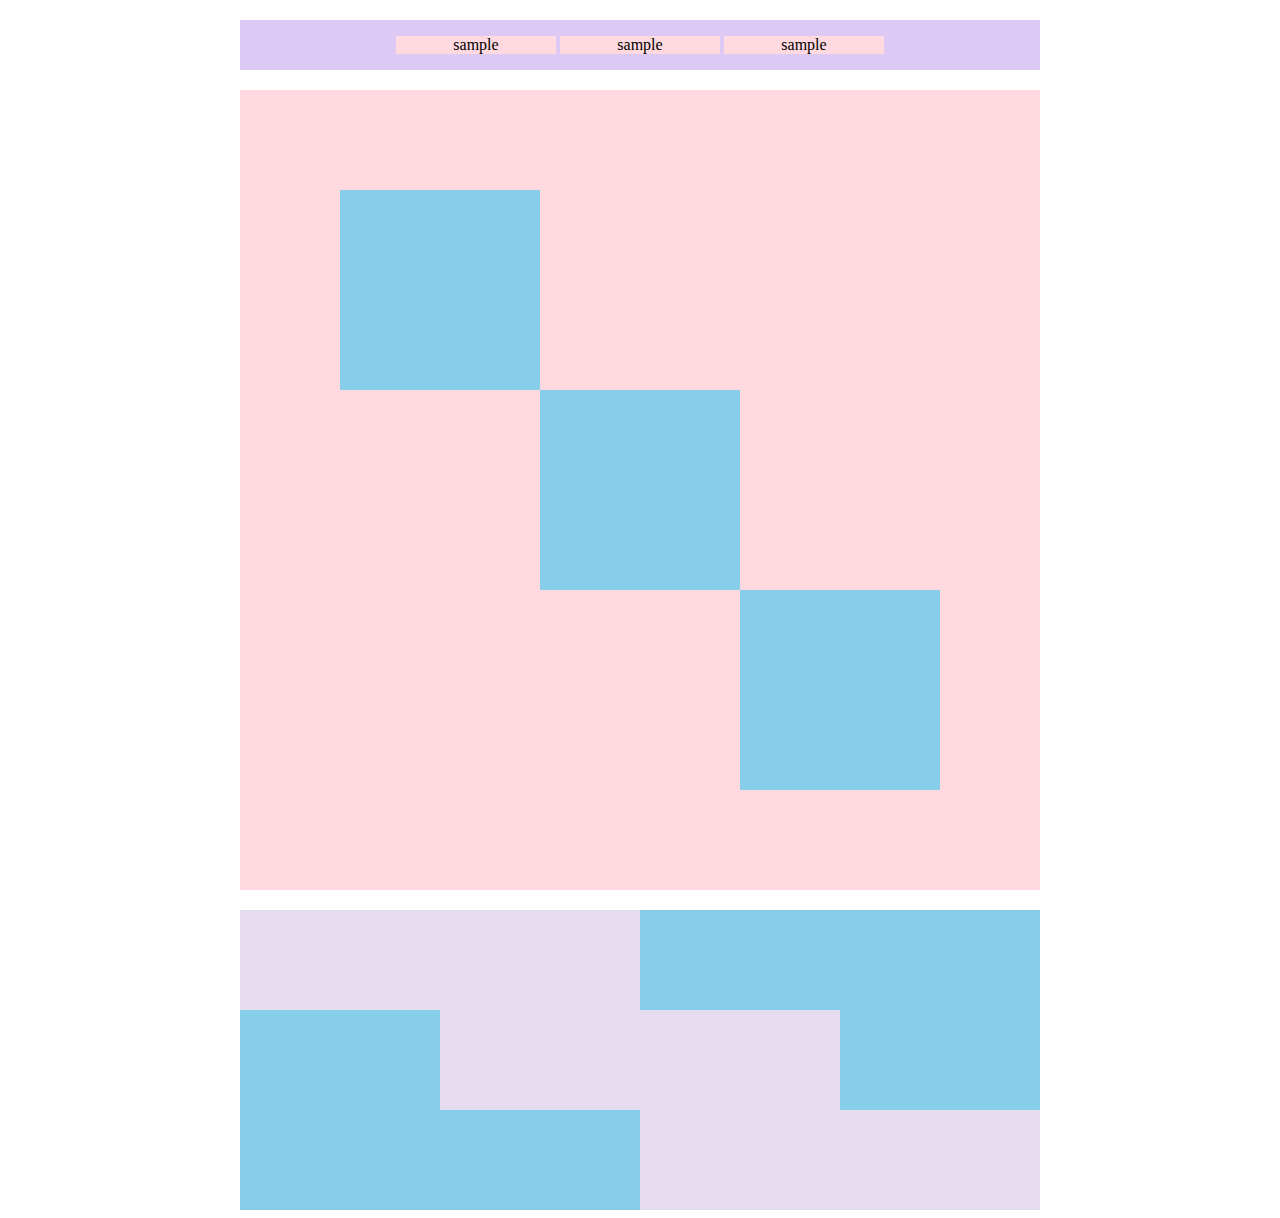
<file: kadai_018/kadai_018.html>
<!DOCTYPE html>
<html>
  <head>
    <title>18章課題</title>
    <meta name="description" content="このページは18章の課題です。">
    <meta charset="UTF-8">
    <!__以下の1行で外部のcssファイルを読み込みます__>
    <link rel="stylesheet" href="style.css">
  </head>
  <body>
    <div id="top"> 
      <p class="top-child">sample</p>
      <p class="top-child">sample</p>
      <p class="top-child">sample</p>
    </div>
    
    <div id="middle">
      <div id="middle-child01"></div>
      <div id="middle-child02"></div>
      <div id="middle-child03"></div>
    </div>

    <div id="bottom">
      <div id="bottom-child01"></div>
      <div id="bottom-child02"></div>
      <div id="bottom-child03"></div>   
    </div>

  </body>

</html>
</file>
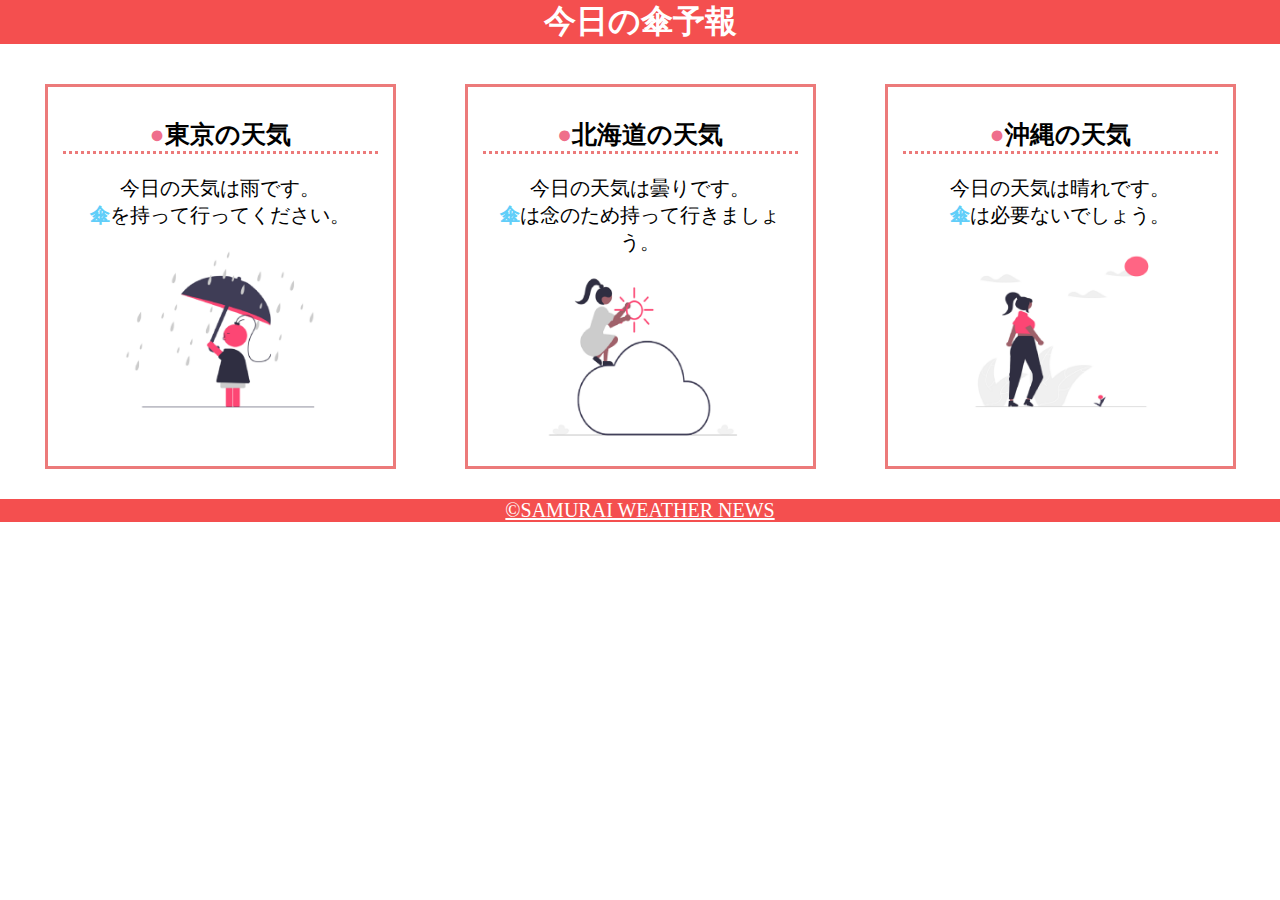
<file: kadai_022/kadai_022.html>
<!DOCTYPE html>
<html>
  <head>
    <title>22章課題</title>
    <meta name="description" content="このページは22章の課題です。">
    <meta charset="UTF-8">
    <meta name="viewport" content="width=device-width, initial-scale=1.0">
    <!--以下の1行で外部のcssファイルを読み込みます-->
    <link rel="stylesheet" href="style.css">
  </head>
  <body>
    <header>
      <h1>今日の傘予報</h1>
    </header>

    <main>
      <div id="parent">
        <div class="contents">
           <h2>東京の天気</h2>
           <p>今日の天気は雨です。</p>
           <p>傘を持って行ってください。</p>
           <img src="images/rainy.png">
       </div>

        <div class="contents">
          <h2>北海道の天気</h2>
          <p>今日の天気は曇りです。</p>
          <p>傘は念のため持って行きましょう。</p>
          <img src="images/cloudy.png">
       </div>

       <div class="contents">
          <h2>沖縄の天気</h2>
          <p>今日の天気は晴れです。</p>
          <p>傘は必要ないでしょう。</p>
          <img src="images/sunny.png">
       </div>

      </div>
    </main>
    <footer>
      <a href="https://www.sejuku.net/corp/">&copy;SAMURAI WEATHER NEWS</a>
    </footer>

  </body>
</file>
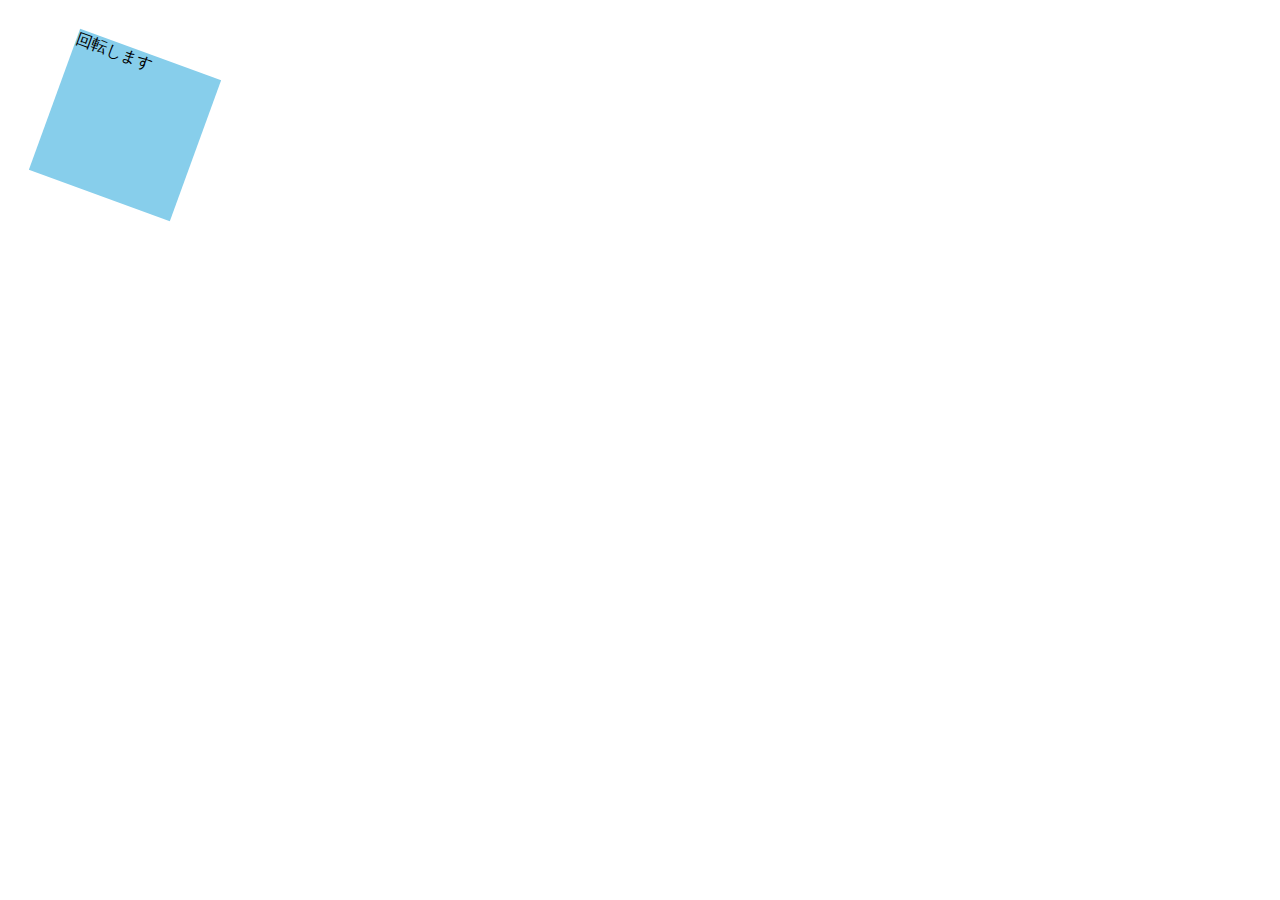
<file: kadai_mdn_css/mdn.html>
<!DOCTYPE html>
<html>

<head>
    <style>
        div {
            position: absolute;
            left: 50px;
            top: 50px;
            width: 150px;
            height: 150px;
            background-color: skyblue;
            transform: rotate(20deg);
        }
    </style>
</head>

<body>
    <div>
        回転します
    </div>

</body>

</html>
</file>
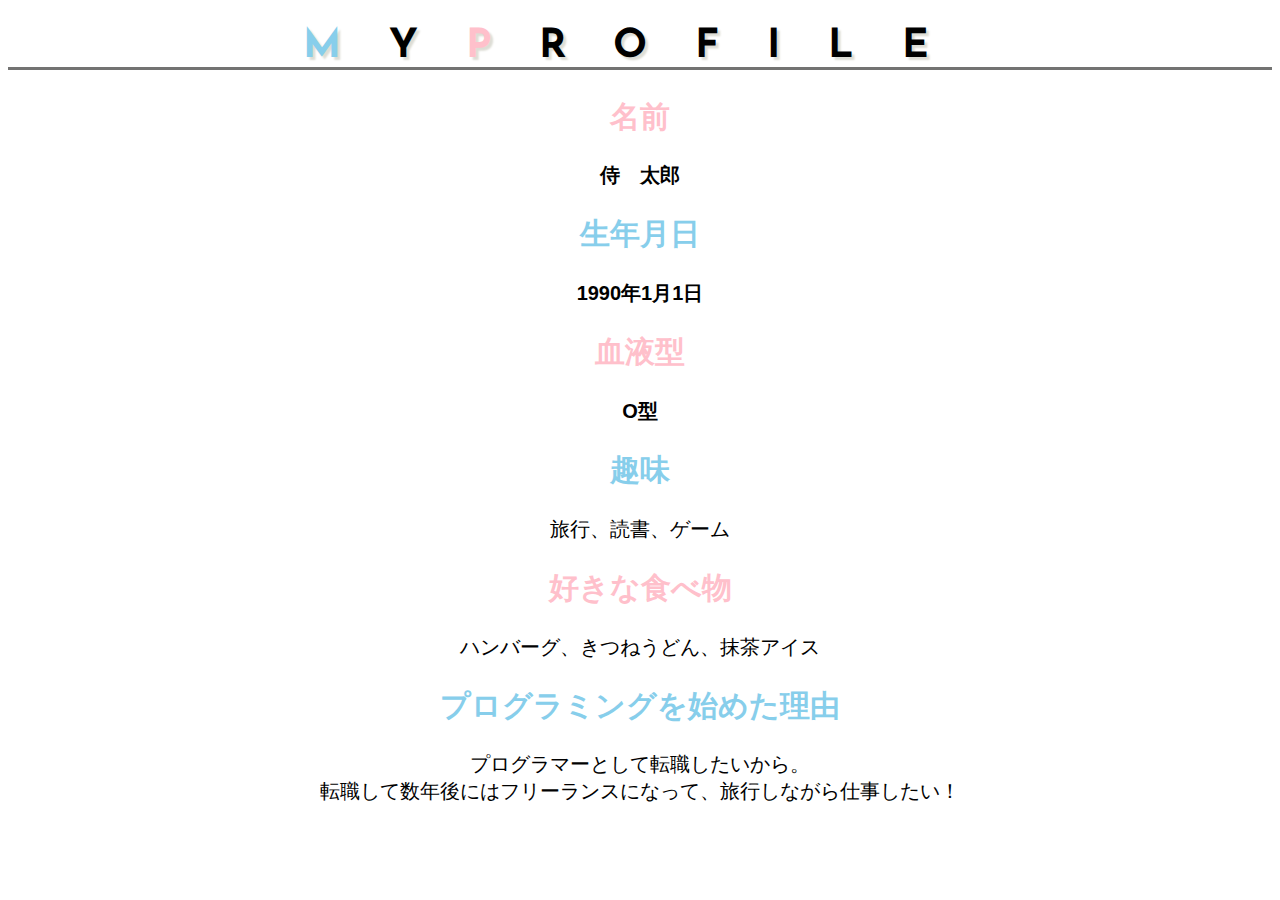
<file: kadai_014/kadai_014/kadai_014.html>
<!DOCTYPE html>
<html>
  <head>
    <title>14章課題</title>
    <meta name="description" content="このページは14章の課題です。">
    <meta charset="UTF-8">
    <!__以下の1行で外部のcssファイルを読み込みます__>
    <link rel="stylesheet" href="style.css">
    <link rel="preconnect" href="https://fonts.googleapis.com">
<link rel="preconnect" href="https://fonts.gstatic.com" crossorigin>
<link href="https://fonts.googleapis.com/css2?family=Josefin+Sans:wght@100..700&display=swap" rel="stylesheet">

  </head>
<body>
    <h1><span class="blue">M</span>Y<span class="pink">P</span>ROFILE</h1>
    <div id="basic">
      <h2 class="pink">名前</h2>
      <p>侍　太郎</p>
      <h2 class="blue">生年月日</h2>
      <p>1990年1月1日</p>
      <h2 class="pink">血液型</h2>
      <p>O型</p>
    </div>
    <h2 class="blue">趣味</h2>
    <p>旅行、読書、ゲーム</p>
    <h2 class="pink">好きな食べ物</h2>
    <p>ハンバーグ、きつねうどん、抹茶アイス</p>
    <h2 class="blue">プログラミングを始めた理由</h2>
    <p>プログラマーとして転職したいから。<br>転職して数年後にはフリーランスになって、旅行しながら仕事したい！</p>
</body>
</html>
</file>
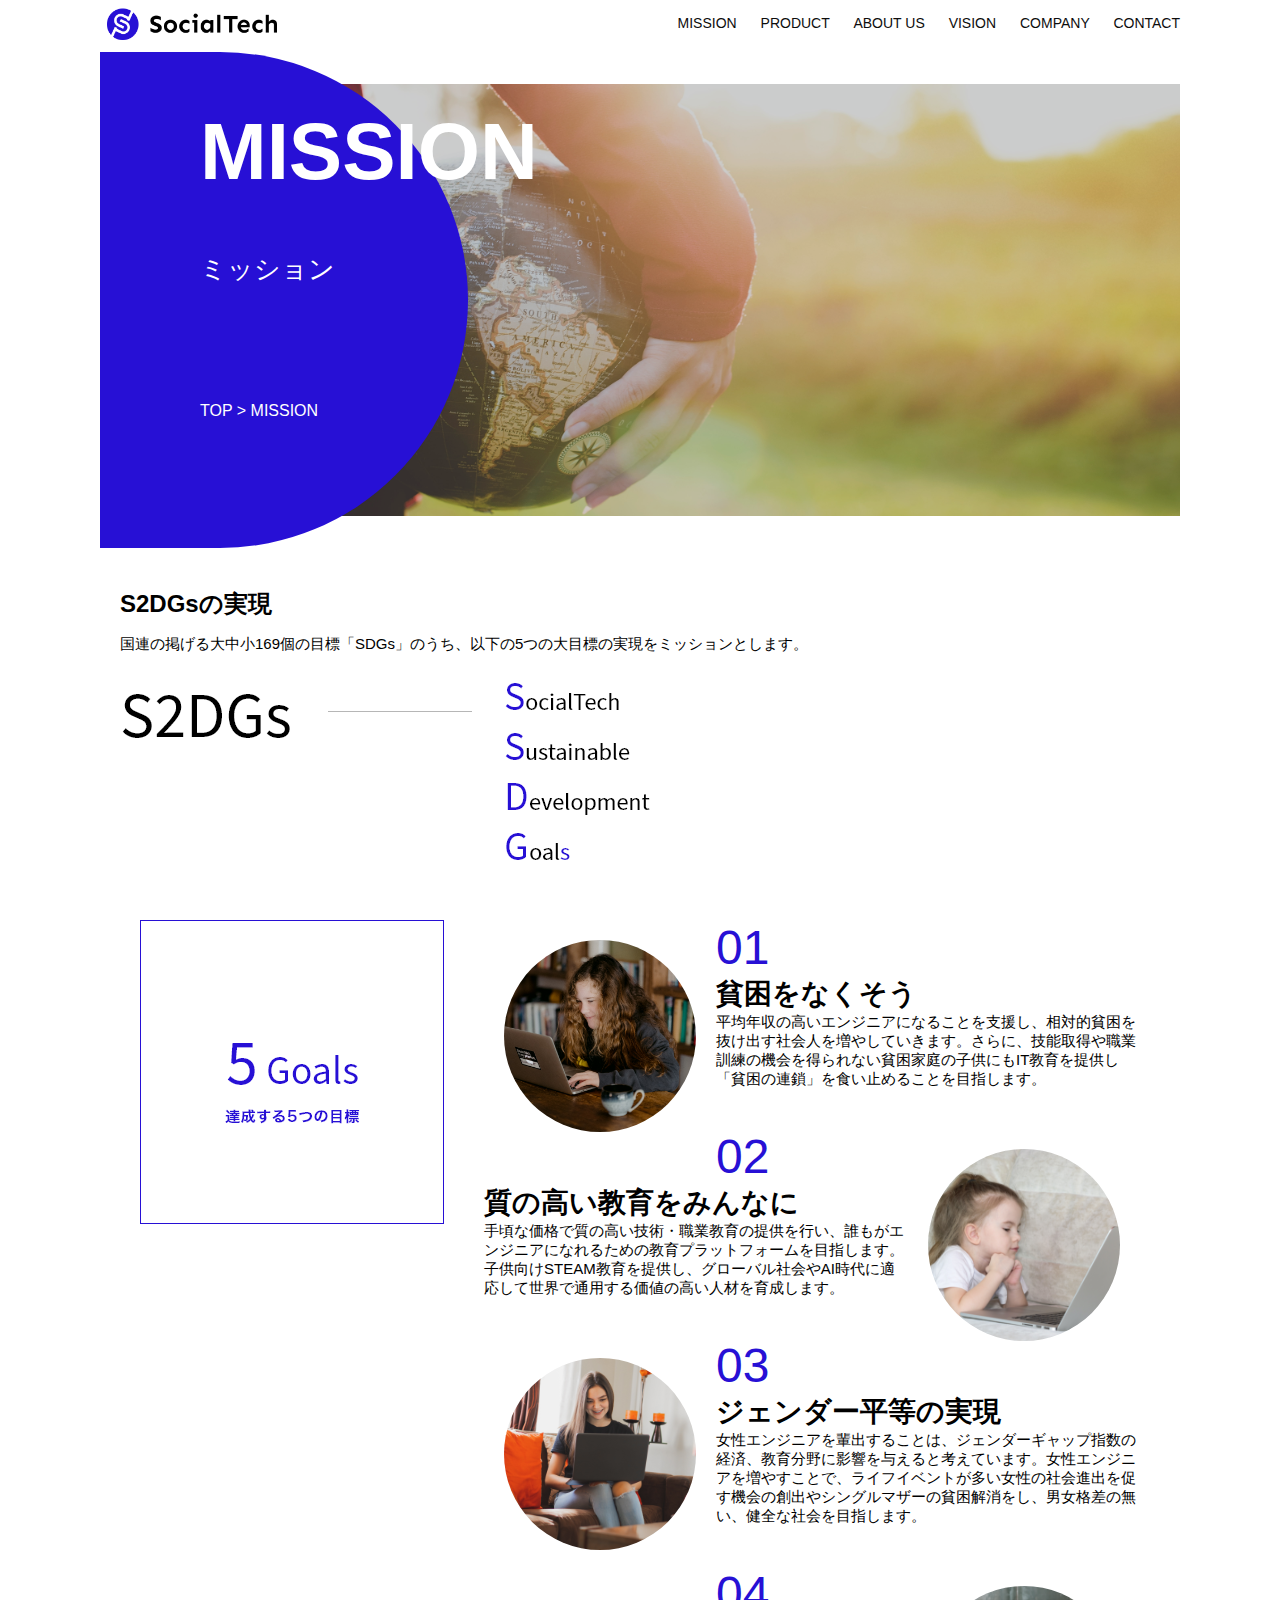
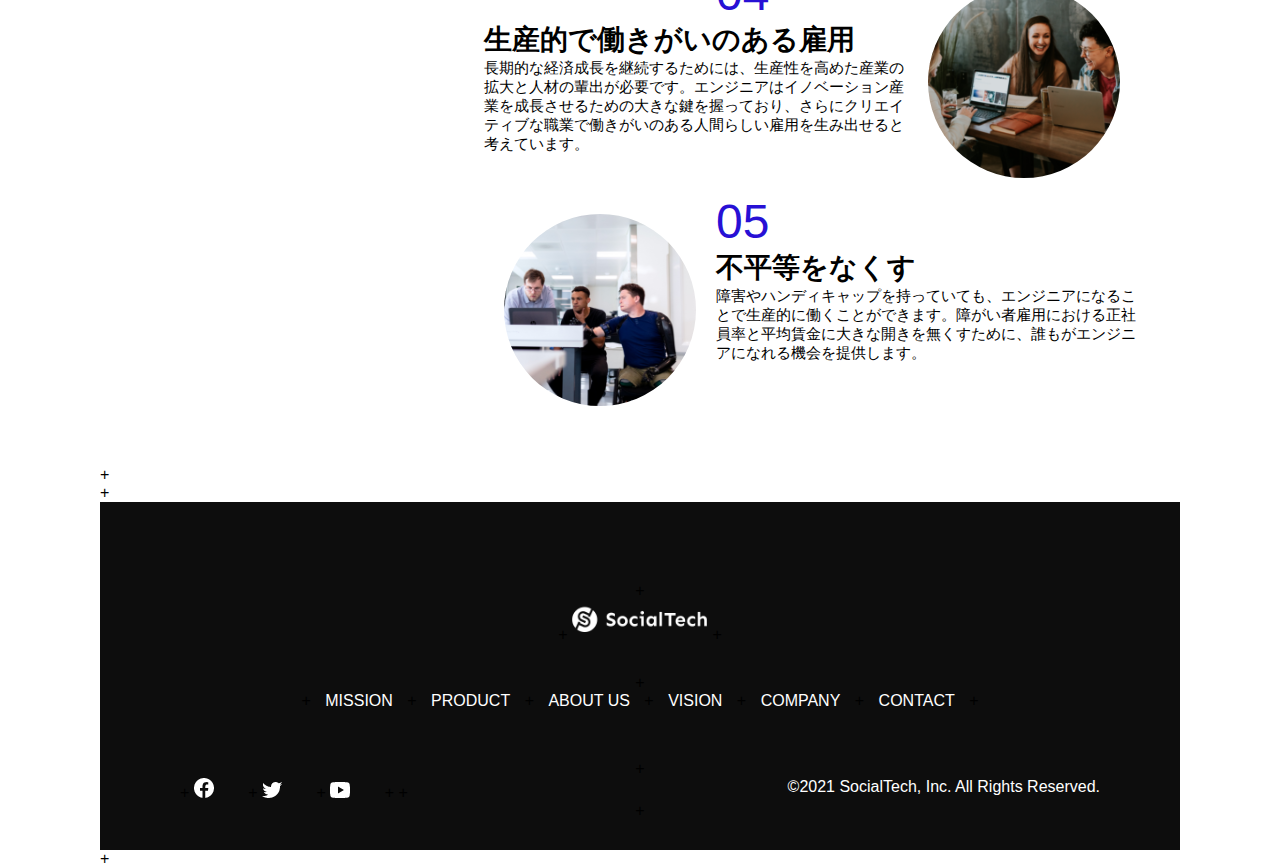
<file: kadai_tutorial_output/socialtech/mission.html>
<!DOCTYPE html>
<html>
 <head>
   <title>SocialTech - MISSION ミッション -</title>
   <meta charset="UTF-8">
   <meta name="description" content="SocialTechが目指す5つの目標（S2DGs）を紹介します">
   <meta name="viewport" content="width=device-width, initial-scale=1.0">   <link rel="stylesheet" href="style.css">
 </head>

 <body>
   <!-- ヘッダー -->
   <header>
     <!-- ロゴ -->     <a href="index.html" id="logo"><img src="images/logo.png" alt="トップページに戻る"></a>
 
     <!-- PC用ナビゲーション -->
    <nav id="nav-pc">
       <a href="mission.html">MISSION</a>
       <a href="product.html">PRODUCT</a>
       <a href="index.html#aboutus">ABOUT US</a>
       <a href="index.html#vision">VISION</a>
       <a href="index.html#company">COMPANY</a>
       <a href="index.html#contact">CONTACT</a>
     </nav>
      <!-- スマホ用メニューボタン -->
     <img id="menu-sp" src="images/button-menu.png" alt="ナビゲーションを開く" onclick="document.getElementById('nav-sp').style.display = 'block'">
 
     <!-- スマホ用ナビゲーション -->
     <nav id="nav-sp">
       <img id="close" src="images/button-close.png" alt="ナビゲーションを閉じる" onclick="document.getElementById('nav-sp').style.display = 'none'">
       <a id="logo-sp" href="index.html" onclick="document.getElementById('nav-sp').style.display = 'none'"><img
           src="images/logo-sp.png" alt="トップページに戻る"></a>
       <a class="menu" href="mission.html" onclick="document.getElementById('nav-sp').style.display = 'none'">MISSION</a>
       <a class="menu" href="product.html" onclick="document.getElementById('nav-sp').style.display = 'none'">PRODUCT</a>
       <a class="menu" href="index.html#aboutus" onclick="document.getElementById('nav-sp').style.display = 'none'">ABOUT
         US</a>
       <a class="menu" href="index.html#vision"
         onclick="document.getElementById('nav-sp').style.display = 'none'">VISION</a>
       <a class="menu" href="index.html#company"
         onclick="document.getElementById('nav-sp').style.display = 'none'">COMPANY</a>
       <a class="menu" href="index.html#contact"
         onclick="document.getElementById('nav-sp').style.display = 'none'">CONTACT</a>
       <div id="sns">
         <a href="https://www.facebook.com/sejuku2013"><img src="images/button-facebook.png" alt="Facebookのリンク"></a>
         <a href="https://twitter.com/samuraijuku"><img src="images/button-twitter.png" alt="Twitterのリンク"></a>
         <a href="https://www.youtube.com/channel/UCCFOQO5aDK0xXam4cUQXT8g"><img src="images/button-youtube.png" alt="YouTubeのリンク"></a>
       </div>
     </nav>
   </header>
   <main>
     <article>
        <section id="mission-main">
          <div id="mission-title">
            <h1>MISSION</h1>
            <span>ミッション</span>
            <div>TOP > MISSION</div>
          </div>
        </section>
        <section id="mission-s2dgs">
          <h2 class="mission-h2">S2DGsの実現</h2>
          <p>国連の掲げる大中小169個の目標「SDGs」のうち、以下の5つの大目標の実現をミッションとします。</p>
          <img src="images/mission/mission-s2dgs.png" alt="S2DGs">
        </section>
        <section id="mission-5goals">
          <div>
            <img id="s2dgs-image" src="images/mission/mission-5goals.png" alt="5Goals">
          </div>
          <div>
            <div>
              <img class="fivegoals-image-left" src="images/mission/mission-5goals01.png" alt="PCを操作する女の子">
              <span class="fivegoals-number">01</span>
              <h3 class="fivegoals-h3">貧困をなくそう</h3>
              <p class="fivegoals-p">
                平均年収の高いエンジニアになることを支援し、相対的貧困を抜け出す社会人を増やしていきます。さらに、技能取得や職業訓練の機会を得られない貧困家庭の子供にもIT教育を提供し「貧困の連鎖」を食い止めることを目指します。
              </p>
            </div>
            <div>
                <img class="fivegoals-image-right" src="images/mission/mission-5goals02.png" alt="PCを見つめる小さい女の子">
                <span class="fivegoals-number">02</span>
                <h3 class="fivegoals-h3">質の高い教育をみんなに</h3>
                <p class="fivegoals-p">
                  手頃な価格で質の高い技術・職業教育の提供を行い、誰もがエンジニアになれるための教育プラットフォームを目指します。子供向けSTEAM教育を提供し、グローバル社会やAI時代に適応して世界で通用する価値の高い人材を育成します。
                </p>
            </div>

            <div>
              <img class="fivegoals-image-left" src="images/mission/mission-5goals03.png" alt="PCを操作する女性">
              <span class="fivegoals-number">03</span>
              <h3 class="fivegoals-h3">ジェンダー平等の実現</h3>
              <p class="fivegoals-p">
                女性エンジニアを輩出することは、ジェンダーギャップ指数の経済、教育分野に影響を与えると考えています。女性エンジニアを増やすことで、ライフイベントが多い女性の社会進出を促す機会の創出やシングルマザーの貧困解消をし、男女格差の無い、健全な社会を目指します。
              </p>
            </div>

            <div>
              <img class="fivegoals-image-right" src="images/mission/mission-5goals04.png" alt="笑顔で話し合う3人の男女">
              <span class="fivegoals-number">04</span>
              <h3 class="fivegoals-h3">生産的で働きがいのある雇用</h3>
              <p class="fivegoals-p">
                長期的な経済成長を継続するためには、生産性を高めた産業の拡大と人材の輩出が必要です。エンジニアはイノベーション産業を成長させるための大きな鍵を握っており、さらにクリエイティブな職業で働きがいのある人間らしい雇用を生み出せると考えています。
              </p>
            </div>

            <div>
              <img class="fivegoals-image-left" src="images/mission/mission-5goals05.png" alt="障害を持つ男性が生き生きと働く様子">
              <span class="fivegoals-number">05</span>
              <h3 class="fivegoals-h3">不平等をなくす</h3>
              <p class="fivegoals-p">
                障害やハンディキャップを持っていても、エンジニアになることで生産的に働くことができます。障がい者雇用における正社員率と平均賃金に大きな開きを無くすために、誰もがエンジニアになれる機会を提供します。
              </p>
            </div>
          </div><!-- 右側の部分 -->
        </section>


  
+     </article>
+     <footer>
+       <div id="footer-logo">
+         <img src="images/logo-sp.png" alt="SocialTech">
+       </div>
+       <div id="footer-link">
+         <a href="mission.html">MISSION</a>
+         <a href="product.html">PRODUCT</a>
+         <a href="index.html#aboutus">ABOUT US</a>
+         <a href="index.html#vision">VISION</a>
+         <a href="index.html#company">COMPANY</a>
+         <a href="index.html#contact">CONTACT</a>
+       </div>
+       <div id="sns-footer">
+         <a href="https://www.facebook.com/sejuku2013"><img src="images/button-facebook.png" alt="Facebookのリンク"></a>
+         <a href="https://twitter.com/samuraijuku"><img src="images/button-twitter.png" alt="Twitterのリンク"></a>
+         <a href="https://www.youtube.com/channel/UCCFOQO5aDK0xXam4cUQXT8g"><img src="images/button-youtube.png" alt="YouTubeのリンク"></a>
+         <span id="copyright">&copy;2021 SocialTech, Inc. All Rights Reserved. </span>
+       </div>
+     </footer>
+   </main>
 </body>

 </html>
</file>
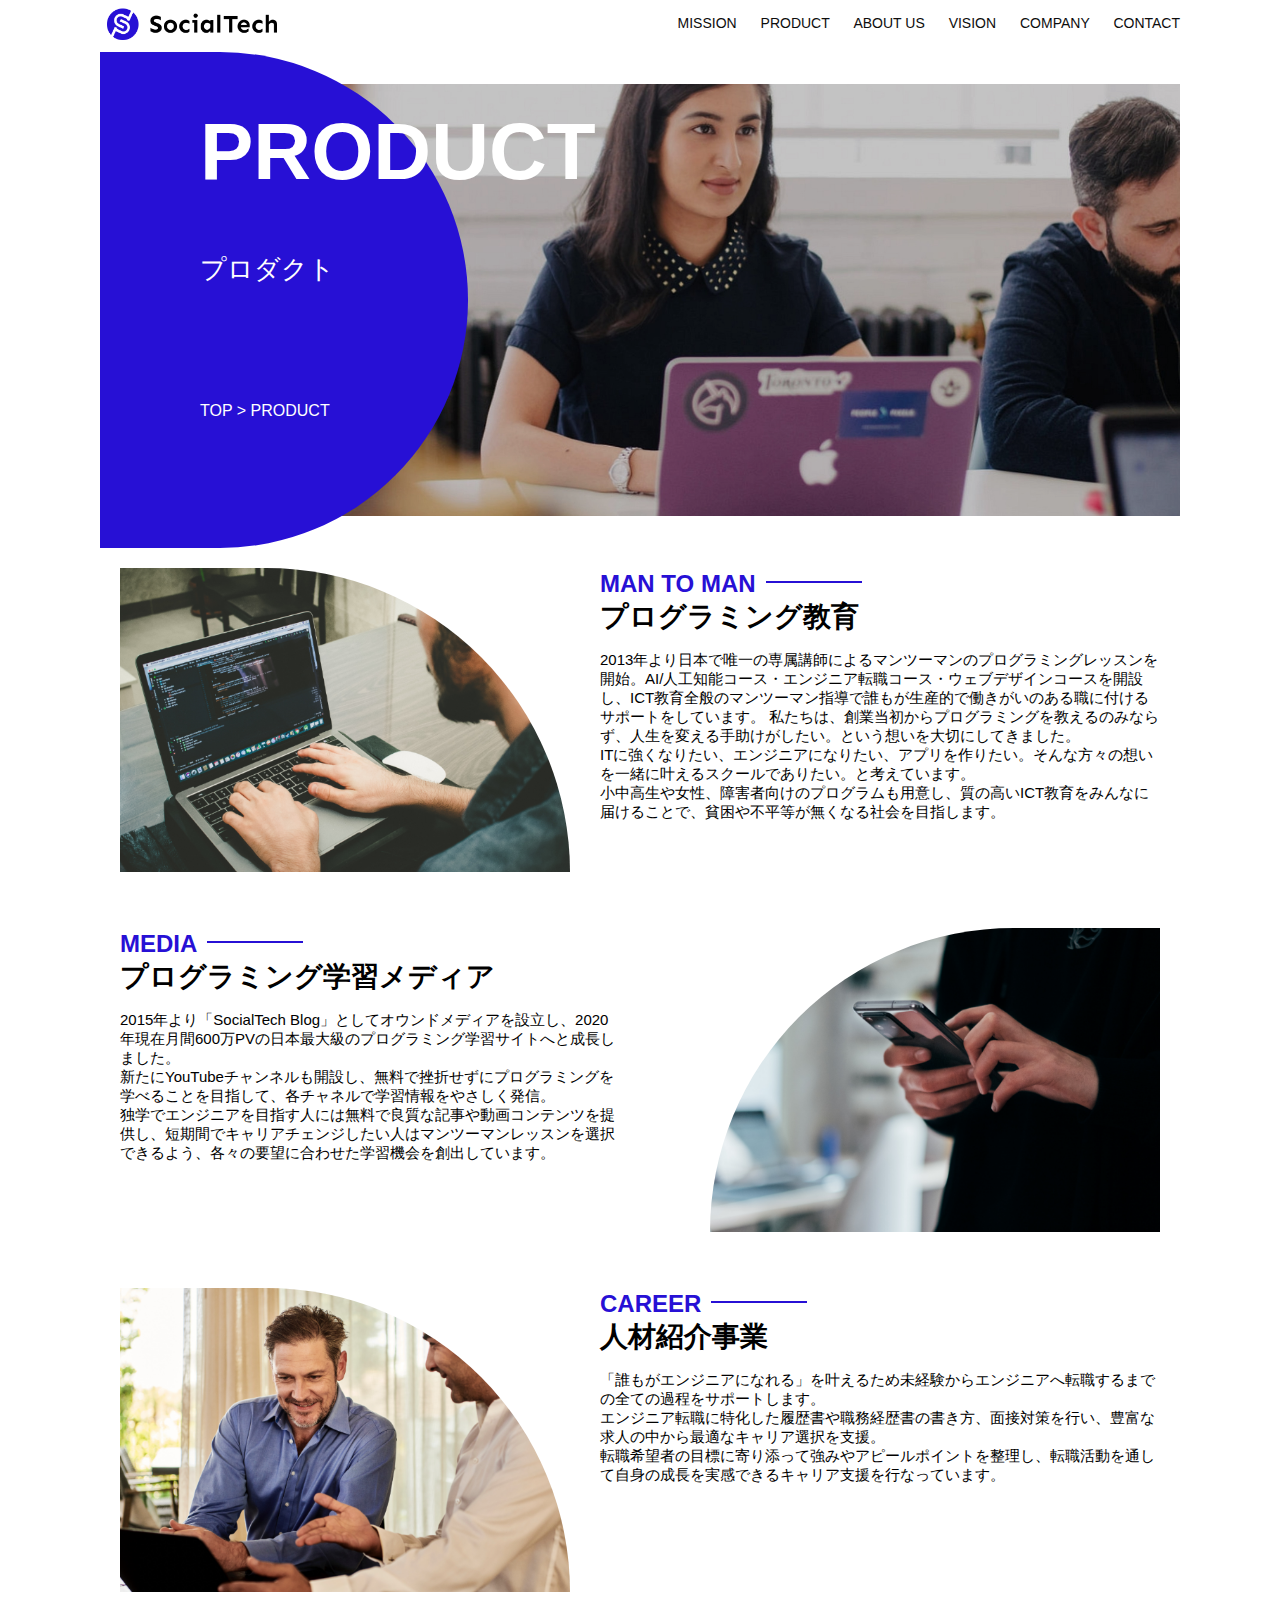
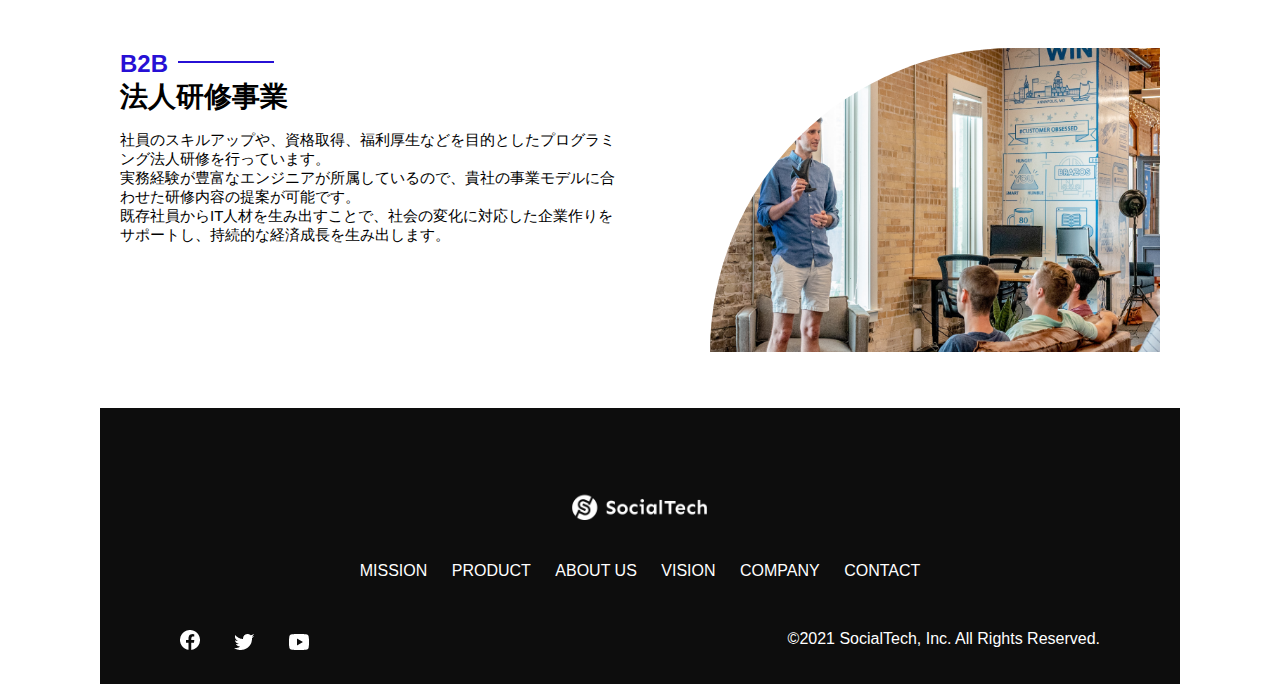
<file: kadai_tutorial_output/socialtech/product.html>
<!DOCTYPE html>
 <html>
 <head>
   <title>SocialTech -PRODUCT プロダクト-</title>
   <meta charset="UTF-8">
   <meta name="description" content="SocialTechの4つのプロダクトを紹介します">
   <meta name="viewport" content="width=device-width, initial-scale=1.0">
   <link rel="stylesheet" href="style.css">
 </head>
 
 <body>
   <!-- ヘッダー -->
   <header>
     <!-- ロゴ -->
     <a href="index.html" id="logo"><img src="images/logo.png" alt="トップページに戻る"></a>
 
     <!-- PC用ナビゲーション -->
     <nav id="nav-pc">
       <a href="mission.html">MISSION</a>
       <a href="product.html">PRODUCT</a>
       <a href="index.html#aboutus">ABOUT US</a>
       <a href="index.html#vision">VISION</a>
       <a href="index.html#company">COMPANY</a>
       <a href="index.html#contact">CONTACT</a>
     </nav>
 
     <!-- スマホ用メニューボタン -->
     <img id="menu-sp" src="images/button-menu.png" alt="ナビゲーションを開く" onclick="document.getElementById('nav-sp').style.display = 'block'">
 
     <!-- スマホ用ナビゲーション -->
     <nav id="nav-sp">
       <img id="close" src="images/button-close.png" alt="ナビゲーションを閉じる" onclick="document.getElementById('nav-sp').style.display = 'none'">
       <a id="logo-sp" href="index.html" onclick="document.getElementById('nav-sp').style.display = 'none'"><img
           src="images/logo-sp.png" alt="トップページに戻る"></a>
       <a class="menu" href="mission.html" onclick="document.getElementById('nav-sp').style.display = 'none'">MISSION</a>
       <a class="menu" href="product.html" onclick="document.getElementById('nav-sp').style.display = 'none'">PRODUCT</a>
       <a class="menu" href="index.html#aboutus" onclick="document.getElementById('nav-sp').style.display = 'none'">ABOUT
         US</a>
       <a class="menu" href="index.html#vision"
         onclick="document.getElementById('nav-sp').style.display = 'none'">VISION</a>
       <a class="menu" href="index.html#company"
         onclick="document.getElementById('nav-sp').style.display = 'none'">COMPANY</a>
       <a class="menu" href="index.html#contact"
         onclick="document.getElementById('nav-sp').style.display = 'none'">CONTACT</a>
       <div id="sns">
         <a href="https://www.facebook.com/sejuku2013"><img src="images/button-facebook.png" alt="Facebookのリンク"></a>
         <a href="https://twitter.com/samuraijuku"><img src="images/button-twitter.png" alt="Twitterのリンク"></a>
         <a href="https://www.youtube.com/channel/UCCFOQO5aDK0xXam4cUQXT8g"><img src="images/button-youtube.png" alt="YouTubeのリンク"></a>
       </div>
     </nav>
   </header>
   <main>
     <article>
      <section id="product-main">
        <div id="product-title">
          <h1>PRODUCT</h1>
          <span>プロダクト</span>
          <div>TOP > PRODUCT</div>
        </div>
      </section>
      <section class="product-section1">
        <img src="images/product/product-mantoman.png" alt="PCでコードを書く男性">
        <div>
          <h2 class="product-h2">MAN TO MAN</h2>
          <h3 class="product-h3">プログラミング教育</h3>
          <p>
          2013年より日本で唯一の専属講師によるマンツーマンのプログラミングレッスンを開始。AI/人工知能コース・エンジニア転職コース・ウェブデザインコースを開設し、ICT教育全般のマンツーマン指導で誰もが生産的で働きがいのある職に付けるサポートをしています。
             私たちは、創業当初からプログラミングを教えるのみならず、人生を変える手助けがしたい。という想いを大切にしてきました。<br>ITに強くなりたい、エンジニアになりたい、アプリを作りたい。そんな方々の想いを一緒に叶えるスクールでありたい。と考えています。<br>小中高生や女性、障害者向けのプログラムも用意し、質の高いICT教育をみんなに届けることで、貧困や不平等が無くなる社会を目指します。
          </p>
        </div> 
      </section>
      
      <section class="product-section2">
        <div>
          <h2 class="product-h2">MEDIA</h2>
          <h3 class="product-h3">プログラミング学習メディア</h3>
          <p>2015年より「SocialTech
            Blog」としてオウンドメディアを設立し、2020年現在月間600万PVの日本最大級のプログラミング学習サイトへと成長しました。<br>新たにYouTubeチャンネルも開設し、無料で挫折せずにプログラミングを学べることを目指して、各チャネルで学習情報をやさしく発信。<br>独学でエンジニアを目指す人には無料で良質な記事や動画コンテンツを提供し、短期間でキャリアチェンジしたい人はマンツーマンレッスンを選択できるよう、各々の要望に合わせた学習機会を創出しています。
          </p>
        </div>
        <img src="images/product/product-media.png" alt="スマートフォンを操作する人">
      </section>
      <section class="product-section1">
        <img src="images/product/product-career.png" alt="笑顔で話し合う2人の男性">
        <div>
          <h2 class="product-h2">CAREER</h2>
          <h3 class="product-h3">人材紹介事業</h3>
          <p>
            「誰もがエンジニアになれる」を叶えるため未経験からエンジニアへ転職するまでの全ての過程をサポートします。<br>エンジニア転職に特化した履歴書や職務経歴書の書き方、面接対策を行い、豊富な求人の中から最適なキャリア選択を支援。<br>転職希望者の目標に寄り添って強みやアピールポイントを整理し、転職活動を通して自身の成長を実感できるキャリア支援を行なっています。<br>
          </p>
        </div>
      </section>
      <section class="product-section2">
        <div>
          <h2 class="product-h2">B2B</h2>
          <h3 class="product-h3">法人研修事業</h3>
          <p>
            社員のスキルアップや、資格取得、福利厚生などを目的としたプログラミング法人研修を行っています。<br>実務経験が豊富なエンジニアが所属しているので、貴社の事業モデルに合わせた研修内容の提案が可能です。<br>既存社員からIT人材を生み出すことで、社会の変化に対応した企業作りをサポートし、持続的な経済成長を生み出します。
          </p>
        </div>
        <img src="images/product/product-b2b.png" alt="講演中の男性とそれを聴く人々">
      </section>
     

     </article>
     <footer>
       <div id="footer-logo">
         <img src="images/logo-sp.png" alt="SocialTech">
       </div>
       <div id="footer-link">
         <a href="mission.html">MISSION</a>
         <a href="product.html">PRODUCT</a>
         <a href="index.html#aboutus">ABOUT US</a>
         <a href="index.html#vision">VISION</a>
         <a href="index.html#company">COMPANY</a>
         <a href="index.html#contact">CONTACT</a>
       </div>
       <div id="sns-footer">
         <a href="https://www.facebook.com/sejuku2013"><img src="images/button-facebook.png" alt="Facebookのリンク"></a>
         <a href="https://twitter.com/samuraijuku"><img src="images/button-twitter.png" alt="Twitterのリンク"></a>
         <a href="https://www.youtube.com/channel/UCCFOQO5aDK0xXam4cUQXT8g"><img src="images/button-youtube.png" alt="YouTubeのリンク"></a>
         <span id="copyright">&copy;2021 SocialTech, Inc. All Rights Reserved. </span>
       </div>
     </footer>
   </main>
 </body>
 
 </html>
</file>
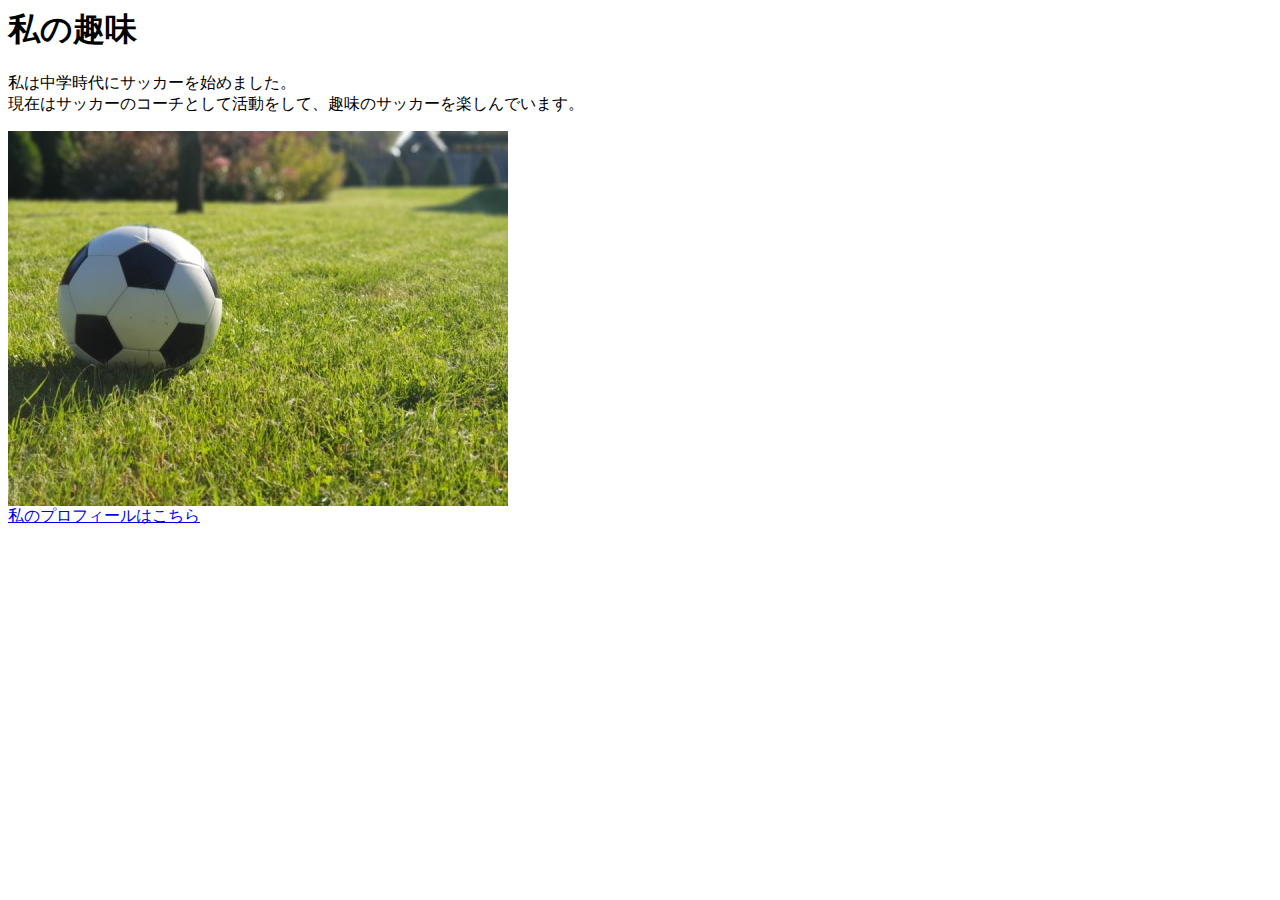
<file: kadai_005/kadai_005/html/kadai_005.html>
<!DONCTYPE html>
<html>
<head>
  <title>5章課題</title>
  <meta name="description" content="このページは5章の課題です。"> 
  <meta charset="utf-8">  

</head>
<body>
  <h1>私の趣味</h1>
    <p>私は中学時代にサッカーを始めました。<br>現在はサッカーのコーチとして活動をして、趣味のサッカーを楽しんでいます。</p>  
    <img src="../images/sample.jpg"alt="サッカーボール">
    <br>
    <a href="https://twitter.com/samuraijuku">私のプロフィールはこちら</a>
</body>


</html>
</file>
<file: kadai_012/style.css>
/* PC、スマホ共通スタイル */
body {
  font-family: "Source Sans Pro", "Hiragino Kaku Gothic ProN", Meiryo, Arial,
    sans-serif;
}

p {
  font-size: 15px;
}

/*================
PC用のスタイル 
=================*/
/* 横幅設定 */
body {
  max-width: 1080px;
  min-width: 960px;
  margin: 0 auto 0 auto;
}

/* ヘッダー */
header {
  display: flex;
  justify-content: space-between;
}

/* ナビゲーションのレイアウト */
#nav-pc {
  text-align: right;
  font-size: 14px;
  padding-top: 15px;
}

/* ナビゲーションのリンクの装飾設定 */
#nav-pc>a {
  text-decoration: none;
  margin-left: 20px;
}

#nav-pc>a:link {
  color: #0d0d0d;
}

#nav-pc>a:visited {
  color: #0d0d0d;
}

#nav-pc>a:hover {
  color: #0d0d0d;
  text-decoration: underline;
}

#nav-pc>a:active {
  color: #0d0d0d;
}

/* メインビジュアル*/
#main-visual {
  position: relative;
  height: 400px;
}

#main-message {
  position: absolute;
  top: 0;
  left: 0;
  background-color: #2710d5;
  color: #ffffff;
  border-radius: 0 0 476px 0;
  max-width: 620px;
  height: 100%;
  width: 100%;
  z-index: 11;
}

#main-message>h1 {
  font-size: 60px;
  font-weight: bold;
  margin: 100px 0 0 50px;
}

#main-message>p {
  font-size: 28px;
  margin: 0 0 0 50px;
}

#main-visual>img {
  max-width: 620px;
  border-radius: 476px 0 0 0;
  position: absolute;
  top: 0;
  right: 0;
  z-index: 10;
}

/* 見出し */
h2 {
  margin: 40px 0 0 0;
}

h2::after {
  content: url("images/line.png");
  margin-left: 10px;
}

h3 {
  font-size: 27px;
}

/* ミッション */
#mission {
  margin: 80px auto 80px auto;
  width: 100%;
}

#mission-flex {
  width: 100%;
  display: flex;
}

#mission-flex>div {
  width: 50%;
  margin: 20px;
}

#mission-photo {
  width: 100%;
}

#s2dgs {
  margin-top: 50px;
}

/* プロダクト */
#product {
  background-color: #fafafa;
  width: 100%;
  margin: 80px 0 80px 0;
  padding: 10px 40px 0px 40px;
}

/* 外枠 */
#product>div {
  margin-top: 40px;
  display: flex;
}

/* 左のカラム */
#product-left {
  width: 50%;
  margin-right: 20px;
}

/* 右のカラム */
#product-right {
  width: 50%;
  margin-left: 20px;
  margin-top: 80px;
}

/* 画像＋説明の枠 */
#product-left>div {
  position: relative;
  height: 480px;
  margin-right: 20px;
}

#product-right>div {
  position: relative;
  height: 480px;
  margin-left: 20px;
}

/* 画像 */
.product-photo {
  width: 100%;
}

/* 説明文の枠 */
.product-explain {
  background-color: #ffffff;
  position: absolute;
  left: 0;
  top: 280px;
  margin: 0 40px 0 40px;
  padding: 20px;
  box-shadow: 5px 5px 10px rgba(0, 0, 0, 0.05);
}

/* 説明文の英語 */
.product-explain>span {
  color: #2710d5;
  font-weight: bold;
  font-size: 16px;
  margin: 0;
}

/* 説明文の見出し */
.product-explain>h3 {
  margin: 5px 0 5px 0;
}

/* 説明文 */
.product-explain>p {
  margin: 0;
}

/* 「もっとみる」ボタン */
#product-more {
  margin: 0 auto -42px auto;
}

/* ABOUT US */
#aboutus {
  margin: 80px auto 80px auto;
}

/* 3つの組織文化と画像を入れる枠 */
#aboutus>div {
  display: flex;
}

/* 画像 */
.culture-img {
  width: 100%;
  align-self: flex-start;
}

.culture-img2 {
  margin-top: 50px;
  width: 100%;
}

/* 3つの組織文化の表 */
.culture-table {
  max-width: 500px;
  margin-right: 50px;
}

/* 番号 */
.culture-num {
  font-size: 80px;
  color: #2710d5;
  margin: 0 20px 0 0;
}

/* 組織文化英語 */
.culture-en {
  color: #2710d5;
  font-weight: bold;
  font-size: 24px;
  display: block;
}

/* 組織文化日本語 */
.culture-jp {
  font-size: 28px;
  font-weight: bold;
}

/* 説明文 */
.culture-description {
  margin: 0;
}

/* ビジョン */
#vision {
  margin: 80px auto 80px auto;
}

/* セクション内の外枠 */
#vision>div {
  width: 100%;
  display: flex;
  justify-content: space-between;
  flex-wrap: wrap;
}

/* 7つの行動指針の枠 */
.vision-box {
  width: 300px;
  height: 300px;
  margin-bottom: 30px;
  position: relative;
}

.vision-box>img {
  width: 100%;
  height: auto;
  position: absolute;
  top: 0;
  left: 0;
  z-index: 30;
}

.vision-box>span {
  position: absolute;
  top: 0;
  left: 0;
  z-index: 31;
  margin-right: 20px;
}

.vision-box>span>h4 {
  color: #2710d5;
  font-size: 19px;
  margin: 80px 0 0 0;
}

.vision-box>span>h4::first-letter {
  font-size: 40px;
}

.vision-box>span>h5 {
  font-size: 20px;
  margin: 0 0 0 0;
}

.vision-box>span>p {
  margin: 10px 0 0 0;
}

/* 会社概要 */
#company {
  margin: 80px auto 80px auto;
}

#company-table {
  width: 100%;
}

.tableheader {
  text-align: left;
  padding: 20px;
  border-bottom-color: #2710d5;
  border-bottom-width: 1px;
  border-bottom-style: solid;
  width: 100px;
}

.tableheader-first {
  text-align: left;
  padding: 20px;
  border-bottom-color: #2710d5;
  border-bottom-width: 1px;
  border-bottom-style: solid;
  border-top-color: #2710d5;
  border-top-width: 1px;
  border-top-style: solid;
  width: 100px;
}

.cell {
  padding: 30px;
  border-bottom-color: #ececec;
  border-bottom-width: 1px;
  border-bottom-style: solid;
}

.cell-first {
  padding: 30px;
  border-bottom-color: #ececec;
  border-bottom-width: 1px;
  border-bottom-style: solid;
  border-top-color: #ececec;
  border-top-width: 1px;
  border-top-style: solid;
}

#company>iframe {
  width: 100%;
  height: 368px;
  margin-top: 40px;
}

/* お問い合わせ */
#contact {
  margin: 80px auto 80px auto;
}

/* 外枠 */
#contact>form>div {
  display: flex;
  flex-direction: row;
  flex-wrap: wrap;
  padding-bottom: 30px;
}

/* 左列の見出し */
.contact-heading {
  width: 240px;
  align-self: center;
}

/* 見出しのラベル */
.contact-label {
  font-weight: bold;
}

/* 必須 */
.contact-span {
  color: #ce2222;
  margin: 0 0 0 20px;
  font-weight: bold;
}

/* テキストボックス */
.contact-textbox {
  border-top: 0;
  border-left: 0;
  border-right: 0;
  border-bottom-width: 1px;
  border-bottom-color: #707070;
  border-bottom-style: solid;
  background-color: #fafafa;
  width: 400px;
  height: 56px;
}

/* お問い合わせ内容のテキストエリア */
.contact-textarea {
  border-top: 0;
  border-left: 0;
  border-right: 0;
  border-bottom-width: 1px;
  border-bottom-color: #707070;
  border-bottom-style: solid;
  background-color: #fafafa;
  width: 400px;
  height: 200px;
}

/* 個人情報の取り扱い */
details {
  width: 700px;
}

details>div {
  background-color: #fafafa;
  padding: 20px;
}

details>div>span {
  font-weight: bold;
}

/* フッター */
footer {
  background-color: #0d0d0d;
  text-align: center;
  padding: 80px 80px 30px 80px;
}

#footer-logo {
  margin-bottom: 30px;
}

#footer-link {
  margin-bottom: 50px;
}
#footer-link > a {
  text-decoration: none;
  margin: 10px;
}
#footer-link > a:link {
  color: #ffffff;
}
#footer-link > a:visited {
  color: #ffffff;
}
#footer-link > a:hover {
  color: #ffffff;
  text-decoration: underline;
}
#footer-link > a:active {
  color: #ffffff;
}

#sns-footer {
  text-align: left;
  width: 100%;
}

#sns-footer > a {
  margin-right: 30px;
}

#copyright {
  color: #ffffff;
  float: right;
}
/*課題内容：STEP3*/
#cases{
  margin: 40px 0 40px 0;
  width: 100%;
}
/*課題内容：STEP5*/
#cases > ul{
 display: flex;
 list-style-type: none;
}
#cases > ul > li{
  width: 33%;
  margin: 20px;
}

.case-card{
  background-color: #FFFFFF;
  min-height: 400px;
  box-shadow: 5px 5px 15px rgba(0, 0, 0, 0.2);
  
}
.case-img{
  width: 100%;
}
.case-info{
  padding: 10px 20px 10px 20px;
}
.case-name{
  color: #2710d5;
  font-size: 19px;
}
.case-content{
  font-size: 14px;
}
</file>
<file: kadai_013/style.css>
/* PC、スマホ共通スタイル */
body {
  font-family: "Source Sans Pro", "Hiragino Kaku Gothic ProN", Meiryo, Arial,
    sans-serif;
}

p {
  font-size: 15px;
}

#main-visual>img {
  width: 100%;
}

/*================
PC用のスタイル 
=================*/
@media screen and (min-width: 768px) {
  /* 横幅設定 */
  body {
    max-width: 1080px;
    min-width: 960px;
    margin: 0 auto 0 auto;
  }

  /* ヘッダー */
  header {
    display: flex;
    justify-content: space-between;
  }

  /* ナビゲーションのレイアウト */
  #nav-pc {
    text-align: right;
    font-size: 14px;
    padding-top: 15px;
  }

  /* ナビゲーションのリンクの装飾設定 */
  #nav-pc>a {
    text-decoration: none;
    margin-left: 20px;
  }

  #nav-pc>a:link {
    color: #0d0d0d;
  }

  #nav-pc>a:visited {
    color: #0d0d0d;
  }

  #nav-pc>a:hover {
    color: #0d0d0d;
    text-decoration: underline;
  }

  #nav-pc>a:active {
    color: #0d0d0d;
  }
  #menu-sp{
    display: none;
  }
  #nav-sp{
    display: none;
  }

}
/* スマートフォン用のスタイル*/
@media screen and (max-width: 767px) {
  body{
    min-width: 375px;
    margin: 0;
  }
  /* PC用ナビ非表示*/
  #nav-pc{
    display: none;
  }
  /* ハンバーガーメニュー*/
  #menu-sp{
    float: right;
    padding: 0;
  }
  /* スマホ用ナビ*/
  #nav-sp{
    background-color: #ce933e;
    position: absolute;
    left: 0;
    top: 0;
    height: 100%;
    width: 100%;
    display: none;
    z-index: 100;
  }
/* ×ボタン */
#close{
  position: absolute;
  top: 20px;
  right: 20px;
}
/* ナビ用ロゴ */
#logo-sp{
  margin: 80px 0 30px 20px;
}
#nav-sp > a{
  display: block;
}
#nav-sp > a:link{
  color: #ffffff;
}  
#nav-sp > a:visited{
  color: #ffffff;
}
#nav-sp > a:hover{
  color: #ffffff;
  text-decoration: underline;
}
#nav-sp > a:active{
  color: #ffffff;
}
#nav-sp > .menu{
  text-decoration: none;
  display: block;
  margin: 0 20px;
  height: 44px;
  font-size: 16px;
  background-image: url("images/arrow.png");
  background-repeat: no-repeat;
  background-position: right top;
}
}
</file>
<file: socialtech/style.css>
/* PC、スマホ共通スタイル */
body {
    font-family: "Source Sans Pro", "Hiragino Kaku Gothic ProN", Meiryo, Arial, sans-serif;
}

p {
    font-size: 15px;
}
/*================
 PC用のスタイル 
=================*/
@media screen and (min-width: 768px) {
  


 /* 横幅設定 */
body {
    max-width: 1080px;
    min-width: 960px;
    margin: 0 auto 0 auto;
 }
/* ヘッダー */
header {
  display: flex;
  justify-content: space-between;
}  
#nav-pc{
  font-size: 14px;
  padding-top: 15px;
}
  /* ナビゲーションのリンクの装飾設定 */
#nav-pc > a {
  text-decoration: none;
  margin-left: 20px;
}
#nav-pc > a:link {
  color: #0d0d0d;
}
#nav-pc > a:visited {
  color: #0d0d0d;
}
#nav-pc > a:hover {
  color: #0d0d0d;
  text-decoration: underline;
}
#nav-pc > a:active {
  color: #0d0d0d;
}
#nav-sp,
#menu-sp{
  display: none;
}

/* メインビジュアル*/
#main-visual {
    position: relative;
    height: 400px;
}
#main-message{
    position: absolute;
    top: 0;
    left: 0;
    background-color: #2710d5;
    color: #ffffff;
    border-radius: 0 0 476px 0;
    width: 100%;
    height: 100%;
    max-width: 620px;
    z-index: 11;
 }
#main-message > h1{
    font-size: 60px;
    font-weight: bold;
    margin: 100px 0 0 50px;
 }
 #main-message > p{
    font-size: 28px;
    margin-left: 50px;
 }
 #main-visual > img{
    max-width: 620px;
    border-radius: 476px 0 0 0;
    position: absolute;
    top: 0;
    right:0;
    z-index: index 10;
 }



h2{
    margin: 40px 0 0 0;
}
 h2::after{
    content: url("images/line.png");
    margin-left: 10px;
}
h3{
    font-size: 27px;
 }
 /*ミッション*/
 #mission{
    margin: 80px auto;
    width: 100%;
}
#mission-flex{
    width: 100%;
    display: flex;
 }
 #mission-flex > div {
    width: 50%;
    margin: 20px;
 }
 #mission-photo{
    width: 100%;
 }
 #s2dgs{
    margin-top: 50px;
    width: 100%;
 }
/* プロダクト */
 #product{
  background-color: #fafafa;
  margin: 80px 0;
  padding: 10px 40px 0 40px;
 }

 /* 外枠 */
#product > div{
  margin-top: 40px;
  display: flex;
 }
 /* 左のカラム */
#product-left{
  width: 50%;
  margin-right: 20px;
}
#product-right{
  width: 50%;
  margin-left: 20px;
margin-top: 80px;
}
/* 画像＋説明の枠 */
#product-left > div{
  position: relative;
  height: 480px;
  margin-right: 20px;
}
#product-right > div{
  position: relative;
  height: 480px;
  margin-left: 20px;
}

/* 画像 */
.product-photo{
  width: 100%;
}
/* 説明文の枠 */
.product-explain{
  background: #ffffff;
  position: absolute;
  left: 0;
  top: 280px;
  margin: 0 40px 0 40px;
  padding: 20px;
  box-shadow: 5px 5px 10px rgba(0, 0, 0, 0.05);
}
/* 説明文の英語 */
.product-explain > span{
  color: #2710d5;
  font-weight: bold;
  font-size: 16px;
  margin: 0;
}
/* 説明文の見出し */
.product-explain > h3{
  font-size: 20px;
  margin: 5px 0;
}

/* 説明文 */
.product-explain > h3 {
  font-size: 14px;
  margin: 0;
}
/* 「もっと見る」ボタン */
#product-more{
  margin: 0 auto -42px auto;
}
/* ABOUT US*/
#aboutus{
  margin: 80px auto;
}
/* 3つの組織文化と画像を入れる枠 */
#aboutus > div{
  display: flex;
}
/* 画像 */
.culture-img{
  width: 100%;
  align-self: flex-start;
}
.culture-img2{
  margin-top: 50px;
  width: 100%;
}
/* 3つの組織文化の表 */
.culture-table{
  margin-right: 50px;
}
/* 番号 */
.culture-num{
  font-size: 80px;
  color: #2710d5;
  margin-right: 20px;
}
/* 英語の見出し */
.culture-en{
  color: #2710d5;
  font-weight: bold;
  font-size: 24px;
  display: block;
}
/* 日本語の見出し */
.culture-jp{
  font-size: 28px;
  font-weight: bold;
}
/* 説明文 */
.culture-description{
  margin: 0;
}
/* vision */
#vision{
  margin: 80px auto;
}
#vision > div{
  width: 100%;
  display: flex;
  justify-content: space-between;
  flex-wrap: wrap;
}
.vision-box{
  width: 300px;
  height: 300px;
  margin-bottom: 30px;
  position: relative;
}
.vision-box > img{
  width: 100%;
  height: auto;
  position: absolute;
  top: 0;
  left: 0;
  z-index: 30;
}
.vision-box > span{
  position: absolute;
  top: 0;
  left: 0;
  z-index: 31;
  margin-right: 20px; 
} 
.vision-box > span >h4{
  color: #2710d5;
  font-size: 19px;
  margin: 80px 0 0 0;
}
.vision-box > span >h4::first-letter{
  font-size: 40px;
}
.vision-box > span > h5{
  font-size: 20px;
  margin: 0;
}
.vision-box > span > p{
  margin: 10px 0 0 0;
}
/*会社概要*/
#company{
  margin: 80px auto;
}
#company-table{
  width: 100%;
}
.tableheader{
  text-align: left;
  padding: 20px;
  border-bottom-color:#2710d5;
  border-bottom-width: 1px;
  border-bottom-style: solid;
  width: 100px;
}
.tableheader-first{
  text-align: left;
  padding: 20px;
  border-bottom-color: #2710d5;
  border-bottom-width: 1px;
  border-bottom-style: solid;
  border-top-color: #2710d5;
  border-top-width: 1px;
  border-top-style: solid;
  width: 100px;
}
.cell{
  padding: 30px;
  border-bottom-color: #ececec;
  border-bottom-width: 1px;
  border-bottom-style: solid;
}
.cell-first{
  padding: 30px;
  border-bottom-color: #ececec;
  border-bottom-width: 1px;
  border-bottom-style: solid;
  border-top-color: #ececec;
  border-top-width: 1px;
  border-top-style: solid;
}

#company > iframe{
  width: 100%;
  height: 368px;
  margin-top: 40px;
}
/*コンタクト*/
#contact{
  margin: 80px auto;
}
#contact > form >div{
  display: flex;
  flex-direction: row;
  flex-wrap: wrap;
  padding-bottom: 30px;
}
.contact-heading{
  width: 240px;
  align-self: center;
}
.contact-label{
  font-weight: bold;
}
.contact-span{
  color: #ce2222;
  margin: 20px;
  font-weight: bold;
}
.contact-textbox{
  border-top: 0;
  border-left: 0;
  border-right: 0;
  border-bottom-width: 1px;
  border-bottom-color: #707070;
  border-bottom-style: solid;
  background-color: #fafafa;
  width: 400px;
  height: 56px;
}
.contact-textarea{
  border-top: 0;
  border-left: 0;
  border-right: 0;
  border-bottom-width: 1px;
  border-bottom-color: #707070;
  border-bottom-style: solid;
  background-color: #fafafa;
  width: 400px;
  height: 200px;
}
details{
  width: 700px;
}

details > div{
  background-color: #fafafa;
  padding: 20px;
}
details > div >span{
  font-weight: bold;
}
/*フッター*/
footer{
  background-color: #0d0d0d;
  text-align: center;
  padding: 80px 80px 30px 80px;
}
#footer-logo{
  margin-bottom: 30px;
}
#footer-link{
  margin-bottom: 50px;
}
#footer-link > a{
  text-decoration: none;
  margin: 10px;
}
#footer-link > a:link{
  color: #ffffff;
}
#footer-link > a:visited{
  color: #ffffff;
}
#footer-link > a:hover{
  color: #ffffff;
  text-decoration: underline;
}
#footer-link > a:active{
  color: #ffffff;
}
#sns-footer{
  text-align: left;
  width: 100%;
}
#sns-footer > a{
  margin-right: 30px;
}
#copyright{
  color: #ffffff;
  float: right;
}
}

  /*====================
  スマートフォン用のスタイル
  =====================*/
@media screen and (max-width: 767px){
  body{
    min-width: 375px;
    margin: 0;
  }

  /*PC用ナビゲーション非表示*/
  #nav-pc{
    display: none;
  }
  /*ハンバーガーメニュー*/
  #menu-sp{
    float: right;
    padding: 0;
  }
  /*スマホ用ナビゲーションの表示切替*/
   /* 初期状態、レイアウトと非表示設定 */
   #nav-sp{
    background-color: #2710d5;
    position: absolute;
    left: 0;
    top: 0;
    height: 100%;
    width: 100%;
    display: none;
    z-index: 100;
   }
    /* ×ボタン */
    #close{
      position: absolute;
      top: 20px;
      right: 20px;
    }

    /* ナビゲーションメニュー用ロゴ */
    #logo-sp{
      margin: 80px 0 30px 20px;
    }
  
  #nav-sp > a{
    display: block;
  }
  #nav-sp > a:link{
    color: #ffffff;
  }
  #nav-sp > a:visited {
    color: #ffffff;
  }
  #nav-sp > a:hover {
    color: #ffffff;
    text-decoration: underline;
  }
  #nav-sp > a:active {
    color: #ffffff;
  }
  #nav-sp > .menu {
    text-decoration: none;
    display: block;
    margin: 0 20px 0 20px;
    height: 44px;
    font-size: 16px;
    background-image: url("images/arrow.png");
    background-repeat: no-repeat;
    background-position: right top;
  }
  #sns {
    position: absolute;
    bottom: 20px;
    left: 20px;
  }
  #sns > a {
    margin-right: 30px;
  }
 /* メインビジュアル */
  #main-visual {
    position: relative;
    height: 470px;
    width: 100%;
   overflow: hidden;
  }

  #main-visual > div {
    position: absolute;
    top: 0;
    left: 0;
    background-color: #2710d5;
    color: white;
    border-radius: 0 0 476px 0;
    text-align: center;
    height: 280px;
    width: 100%;
    z-index: 11;
  }

  #main-visual > div > h1{
    font-size: 28px;
    margin: 90px 0 0 0;
  }

  #main-visual > div > p{
    margin: 0;
  }
  #main-visual > img{
    width: 100%;
    border-radius: 476px 0 0 0;
    z-index: 10;
    position: absolute;
    bottom: 0;
    right: 0;
  }
  /* 見出し */
  h2::after {
    content: url("images/line.png");
    margin-left: 10px;
  }

  h3 {
    font-size: 24px;
    margin: 10px 0 0 0;
  }
  /* ミッション */
  #mission{
    margin: 20px;
  }
  #mission-photo{
    width: 100%;
  }
#s2dgs{
  width: 100%;
}
   /* プロダクト */
#product{
  background-color: #fafafa;
  padding-top: 10px;
}
#product h2{
  margin-left: 20px;
}
  /* 外枠 */
   /* 左右のカラム スマホでは縦並び */
#product-left,
#product-right{
  margin-right: 20px;
  margin-left: 20px;
}
#product-left > div,
#product-right > div{
  position: relative;
  height: 540px;
}
.product-explain{
  background-color: #ffffff;
  position: absolute;
  left: 0;
  bottom: 50px;
  padding: 20px;
  box-shadow: 5px 5px 10px rgba(0, 0, 0, 0.05);
}
.product-explain > span{
  color: #2710d5;
  font-weight: bold;
  font-size: 16px;
  margin: 0px;
}
.product-explain > h3{
  margin: 10px 0 10px 0;
}
.product-photo{
  width: 100%;
}
#product-more > img{
  margin: 0 0 -42px 20px;
}

#aboutus{
  margin: 80px 20px 80px 20px;
}
#aboutus > div{
  display: flex;
  flex-direction: column;
}
.culture-table{
  width: 100%;
  padding-right: 20px;
  order: 2;
}
.culture-img{
  width: 100%;
  order: 1;
}
.culture-img2{
  width: 100%;
}
.culture-num{
  font-size: 80px;
  color: #2710d5;
}
.culture-en{
  color: #2710d5;
  font-weight: bold;
  font-size: 24px;
  display: block;
}
.culture-jp{
  display: block;
}
.culture-description{
  margin: 0;
}
#vision{
  margin: 80px 20px 80px 20px;
}
.vision-box{
  width: 300px;
  height: 300px;
  margin-bottom: 30px;
  position: relative;
}
.vision-box > img{
  width: 100%;
  height: auto;
  position: absolute;
  top: 0;
  left: 0;
  z-index: 30;
}
.vision-box > span{
  position: absolute;
  top: 0;
  left: 0;
  z-index: 31;
  margin-right: 60px;
}
.vision-box > span > h4{
  color: #2710d5;
  font-size: 19px;
  margin-top: 60px;
}
.vision-box > span > h5{
  font-size: 20px;
  margin: 0;
}
.vision-box > span > p{
  margin-top: 10px;
}
#company{
  margin: 0 20px 0 20px;
}
#company > h3{
  margin-bottom: 20px;
}
#company > table{
  width: 100%;
}
.tableheader-first{
  text-align: left;
  padding: 20px;
  border-bottom-color: #2710d5;
  border-bottom-width: 1px;
  border-bottom-style: solid;
  border-top-color: #2710d5;
  border-top-width: 1px;
  border-top-style: solid;
  width: 50px;
}
.tableheader{
  text-align: left;
  padding: 20px;
  border-bottom-color: #2710d5;
  border-bottom-width: 1px;
  border-bottom-style: solid;
  width: 50px;
}
.cell{
  padding: 20px;
  border-bottom-color: #ececec;
  border-bottom-width: 1px;
  border-bottom-style: solid;
}
.cell-first{
  padding: 20px;
  border-bottom-color: #ececec;
  border-bottom-width: 1px;
  border-bottom-style: solid;
  border-top-color: #ececec;
  border-top-width: 1px;
  border-top-style: solid;
}
#company > iframe{
  width: 100%;
  height: 240px;
  margin-top: 40px;
}
#contact{
  margin: 80px 20px 80px 20px;
  }
#contact > h3{
  margin-bottom: 20px;
}
#contact > form > div{
  margin-bottom: 20px;
}
.contact-heading{
  margin-bottom: 20px;
}
.contact-label{
  font-weight: bold;
}
.contact-span{
  color: #ce2222;
  margin: 20px;
  font-weight: bold;
}
.contact-textbox{
  height: 56px;
  border-top: 0;
  border-left: 0;
  border-right: 0;
  background-color: #fafafa;
  border-bottom-color: #707070;
  border-bottom-width: 1px;
  border-bottom-style: solid;
  min-width: 300px;
  width: 100%;
}
.contact-textarea{
  height: 150px;
  border-top: 0;
  border-left: 0;
  border-right: 0;
  background-color: #fafafa;
  width: 100%;
}
.radiobutton{
  margin-bottom: 20px;
}
.radiobutton + label::after{
  content: "\A";
  white-space: pre;
}
footer{
  background-color: #0d0d0d;
  padding: 30px 20px 50px 20px;
}
#footer-logo{
  margin-bottom: 30px;
}
#footer-link{
  margin-bottom: 50px;
}
#footer-link > a{
  text-decoration: none;
  margin-right: 20px;
  margin-bottom: 30px;
  display: block;
  background-image: url(images/arrow.png);
  background-repeat: no-repeat;
  background-position: right top;
}
#footer-link > a:lilnk{
  color: #ffffff;
}
#footer-link > a:visited{
  color: #ffffff;
} 
#footer-link > a:hove{
  color: #ffffff;
  text-decoration: underline;
}
#footer-link > a:active{
  color: #ffffff;
}


#sns-footer > a{
  margin-right: 30px;
}
#copyright{
  font-size: 12px;
  display: block;
  margin-top: 30px;
  color: #ffffff;
}
}
</file>
<file: kadai_018/style.css>
#top{
    width: 800px;
    background-color: #dcc9f4;  
    margin: 20px auto;
    padding: auto;
    text-align: center;

}
.top-child{
    display: inline-block;
    width: 20%;
    background-color: #ffd9df; 
}



#middle{
    position: relative;
    width: 800px;
    height: 800px;
    margin: 20px auto;
    background-color: #ffd9df;

}
#middle-child01{
    width: 200px;
    height: 200px;
    background-color: #87ceeb;
    position: absolute;
    top: 100px;
    left: 100px;
}

#middle-child02{
    width: 200px;
    height: 200px;
    background-color: #87ceeb;
    position: absolute;
    top: 300px;
    left: 300px;
}
#middle-child03{
    width: 200px;
    height: 200px; 
    background-color: #87ceeb;  
    position: absolute;
    top: 500px;
    left: 500px;
}

#bottom{
    width: 800px;
    height: 300px;
    background-color: #87ceeb;
    margin: auto;
}

#bottom-child01{
    width: 400px;
    height: 100px;
    background-color: #e5dcf0;
}

#bottom-child02{
    width: 400px;
    height: 100px;
    background-color: #e5dcf0;
    position: relative;
    left: 200px;
}
#bottom-child03{
    width: 400px;
    height: 100px;
    background-color: #e5dcf0;
    position: relative;
    left: 400px;
}
</file>
<file: kadai_022/style.css>
h1{
  margin: 0px;
}
p{
  margin: 0px;
}
body{
  margin: 0px;
}
p, a{
  font-size: 20px;
}
/*これより下header要素内の設定*/
header{
  margin-bottom: 20px;
  background-color: rgb(244, 79, 79);
  text-align: center;
}
h1{
  color: rgb(255, 255, 255);
}
/*これより下main要素の設定*/
main{
 margin: 10px;
}

#parent{
  display: flex;
  justify-content: space-around;

}

.contents{
  border: solid 3px rgb(236,122,122);
  flex-basis: 25%;
  padding: 10px 15px;
  margin: 20px 0;
  text-align: center;
  }

  .contents img{
    margin: 10px 0;
    width: 70%;
   }
 
h2{
  font-size: 25px;
  border-bottom: dotted 3px rgb(236, 122, 122)
}
h2::before{
  content: "●";
  color: rgb(239,111,139);
}
.contents p:nth-of-type(2)::first-letter {
  font-weight: bold;
  color: rgb(97, 206, 249);
}
footer{
  background-color: rgb(244, 79, 79);
  text-align: center;
}

a{
  color: rgb(255,255,255);
}
a:visited{
  color: rgb(193, 234, 251);
}
a:hover{
  color: rgb(245, 178, 168);
}
@media screen and (max-width: 768px){ 

h2{
  font-size: 30px;
}
p{
  font-size: 25px;
}
#parent{
  display: block;
}
}
</file>
<file: kadai_014/kadai_014/style.css>
html{
    font-size: 20px;
}
body{
    font-family: "Arial", "Meiryo", sans-serif;
    text-align: center;
}

h1{
  font-family: "Josefin Sans", sans-serif;
  font-size: 2rem;
  letter-spacing: 1.2em;
  text-shadow: 3px 3px 2px rgb(221, 221, 213);
  border-bottom: solid 3px rgb(115, 115, 114);
}
.blue{
     color: skyblue;
}
.pink{
     color: rgb(255, 192, 203);
}
#basic > p{
  font-weight: bold;
}
</file>
<file: kadai_tutorial_output/socialtech/style.css>
/* PC、スマホ共通スタイル */
body {
    font-family: "Source Sans Pro", "Hiragino Kaku Gothic ProN", Meiryo, Arial, sans-serif;
}

p {
    font-size: 15px;
}
/*================
 PC用のスタイル 
=================*/
@media screen and (min-width: 768px) {
  


 /* 横幅設定 */
body {
    max-width: 1080px;
    min-width: 960px;
    margin: 0 auto 0 auto;
 }
/* ヘッダー */
header {
  display: flex;
  justify-content: space-between;
}  
#nav-pc{
  font-size: 14px;
  padding-top: 15px;
}
  /* ナビゲーションのリンクの装飾設定 */
#nav-pc > a {
  text-decoration: none;
  margin-left: 20px;
}
#nav-pc > a:link {
  color: #0d0d0d;
}
#nav-pc > a:visited {
  color: #0d0d0d;
}
#nav-pc > a:hover {
  color: #0d0d0d;
  text-decoration: underline;
}
#nav-pc > a:active {
  color: #0d0d0d;
}
#nav-sp,
#menu-sp{
  display: none;
}

/* メインビジュアル*/
#main-visual {
    position: relative;
    height: 400px;
}
#main-message{
    position: absolute;
    top: 0;
    left: 0;
    background-color: #2710d5;
    color: #ffffff;
    border-radius: 0 0 476px 0;
    width: 100%;
    height: 100%;
    max-width: 620px;
    z-index: 11;
 }
#main-message > h1{
    font-size: 60px;
    font-weight: bold;
    margin: 100px 0 0 50px;
 }
 #main-message > p{
    font-size: 28px;
    margin-left: 50px;
 }
 #main-visual > img{
    max-width: 620px;
    border-radius: 476px 0 0 0;
    position: absolute;
    top: 0;
    right:0;
    z-index: index 10;
 }



h2{
    margin: 40px 0 0 0;
}
 h2::after{
    content: url("images/line.png");
    margin-left: 10px;
}
h3{
    font-size: 27px;
 }
 /*ミッション*/
 #mission{
    margin: 80px auto;
    width: 100%;
}
#mission-flex{
    width: 100%;
    display: flex;
 }
 #mission-flex > div {
    width: 50%;
    margin: 20px;
 }
 #mission-photo{
    width: 100%;
 }
 #s2dgs{
    margin-top: 50px;
    width: 100%;
 }
/* プロダクト */
 #product{
  background-color: #fafafa;
  margin: 80px 0;
  padding: 10px 40px 0 40px;
 }

 /* 外枠 */
#product > div{
  margin-top: 40px;
  display: flex;
 }
 /* 左のカラム */
#product-left{
  width: 50%;
  margin-right: 20px;
}
#product-right{
  width: 50%;
  margin-left: 20px;
margin-top: 80px;
}
/* 画像＋説明の枠 */
#product-left > div{
  position: relative;
  height: 480px;
  margin-right: 20px;
}
#product-right > div{
  position: relative;
  height: 480px;
  margin-left: 20px;
}

/* 画像 */
.product-photo{
  width: 100%;
}
/* 説明文の枠 */
.product-explain{
  background: #ffffff;
  position: absolute;
  left: 0;
  top: 280px;
  margin: 0 40px 0 40px;
  padding: 20px;
  box-shadow: 5px 5px 10px rgba(0, 0, 0, 0.05);
}
/* 説明文の英語 */
.product-explain > span{
  color: #2710d5;
  font-weight: bold;
  font-size: 16px;
  margin: 0;
}
/* 説明文の見出し */
.product-explain > h3{
  font-size: 20px;
  margin: 5px 0;
}

/* 説明文 */
.product-explain > h3 {
  font-size: 14px;
  margin: 0;
}
/* 「もっと見る」ボタン */
#product-more{
  margin: 0 auto -42px auto;
}
/* ABOUT US*/
#aboutus{
  margin: 80px auto;
}
/* 3つの組織文化と画像を入れる枠 */
#aboutus > div{
  display: flex;
}
/* 画像 */
.culture-img{
  width: 100%;
  align-self: flex-start;
}
.culture-img2{
  margin-top: 50px;
  width: 100%;
}
/* 3つの組織文化の表 */
.culture-table{
  margin-right: 50px;
}
/* 番号 */
.culture-num{
  font-size: 80px;
  color: #2710d5;
  margin-right: 20px;
}
/* 英語の見出し */
.culture-en{
  color: #2710d5;
  font-weight: bold;
  font-size: 24px;
  display: block;
}
/* 日本語の見出し */
.culture-jp{
  font-size: 28px;
  font-weight: bold;
}
/* 説明文 */
.culture-description{
  margin: 0;
}
/* vision */
#vision{
  margin: 80px auto;
}
#vision > div{
  width: 100%;
  display: flex;
  justify-content: space-between;
  flex-wrap: wrap;
}
.vision-box{
  width: 300px;
  height: 300px;
  margin-bottom: 30px;
  position: relative;
}
.vision-box > img{
  width: 100%;
  height: auto;
  position: absolute;
  top: 0;
  left: 0;
  z-index: 30;
}
.vision-box > span{
  position: absolute;
  top: 0;
  left: 0;
  z-index: 31;
  margin-right: 20px; 
} 
.vision-box > span >h4{
  color: #2710d5;
  font-size: 19px;
  margin: 80px 0 0 0;
}
.vision-box > span >h4::first-letter{
  font-size: 40px;
}
.vision-box > span > h5{
  font-size: 20px;
  margin: 0;
}
.vision-box > span > p{
  margin: 10px 0 0 0;
}
/*会社概要*/
#company{
  margin: 80px auto;
}
#company-table{
  width: 100%;
}
.tableheader{
  text-align: left;
  padding: 20px;
  border-bottom-color:#2710d5;
  border-bottom-width: 1px;
  border-bottom-style: solid;
  width: 100px;
}
.tableheader-first{
  text-align: left;
  padding: 20px;
  border-bottom-color: #2710d5;
  border-bottom-width: 1px;
  border-bottom-style: solid;
  border-top-color: #2710d5;
  border-top-width: 1px;
  border-top-style: solid;
  width: 100px;
}
.cell{
  padding: 30px;
  border-bottom-color: #ececec;
  border-bottom-width: 1px;
  border-bottom-style: solid;
}
.cell-first{
  padding: 30px;
  border-bottom-color: #ececec;
  border-bottom-width: 1px;
  border-bottom-style: solid;
  border-top-color: #ececec;
  border-top-width: 1px;
  border-top-style: solid;
}

#company > iframe{
  width: 100%;
  height: 368px;
  margin-top: 40px;
}
/*コンタクト*/
#contact{
  margin: 80px auto;
}
#contact > form >div{
  display: flex;
  flex-direction: row;
  flex-wrap: wrap;
  padding-bottom: 30px;
}
.contact-heading{
  width: 240px;
  align-self: center;
}
.contact-label{
  font-weight: bold;
}
.contact-span{
  color: #ce2222;
  margin: 20px;
  font-weight: bold;
}
.contact-textbox{
  border-top: 0;
  border-left: 0;
  border-right: 0;
  border-bottom-width: 1px;
  border-bottom-color: #707070;
  border-bottom-style: solid;
  background-color: #fafafa;
  width: 400px;
  height: 56px;
}
.contact-textarea{
  border-top: 0;
  border-left: 0;
  border-right: 0;
  border-bottom-width: 1px;
  border-bottom-color: #707070;
  border-bottom-style: solid;
  background-color: #fafafa;
  width: 400px;
  height: 200px;
}
details{
  width: 700px;
}

details > div{
  background-color: #fafafa;
  padding: 20px;
}
details > div >span{
  font-weight: bold;
}
/*フッター*/
footer{
  background-color: #0d0d0d;
  text-align: center;
  padding: 80px 80px 30px 80px;
}
#footer-logo{
  margin-bottom: 30px;
}
#footer-link{
  margin-bottom: 50px;
}
#footer-link > a{
  text-decoration: none;
  margin: 10px;
}
#footer-link > a:link{
  color: #ffffff;
}
#footer-link > a:visited{
  color: #ffffff;
}
#footer-link > a:hover{
  color: #ffffff;
  text-decoration: underline;
}
#footer-link > a:active{
  color: #ffffff;
}
#sns-footer{
  text-align: left;
  width: 100%;
}
#sns-footer > a{
  margin-right: 30px;
}
#copyright{
  color: #ffffff;
  float: right;
}
#mission-main{
  height: 496px;
  width: 100%;
  background-image: url(images/mission/mission-main.png);
  background-repeat: no-repeat;
  background-position-y: center;
}
#mission-title{
  background-color: #2710d5;
  width: 368px;
  color: #ffffff;
  height: 496px;
  border-radius: 0 248px 248px 0;
  position: relative;
}
#mission-title > h1{
  position: absolute;
  top: 0;
  left: 100px;
  font-size: 80px;
}
#mission-title > span{
  position: absolute;
  top: 200px;
  left: 100px;
  font-size: 26px;
}
#mission-title >div{
  position: absolute;
  top: 350px;
  left: 100px;
  font-size: 16px;
}
#mission-s2dgs{
  width: 100%;
  margin: 20px;
}
.mission-s2dgs{
  color: #2710d5;
  font-size: 40px;
}
.mission-h2::after{
  content: none;
}
#mission-5goals{
  margin: 20px;
  display: flex;
}
#mission-5goals > div{
  flex-grow: 1;
  padding: 20px;
}
#mission-5goals > div > div{
  margin-bottom: 40px;
}
.fivegoals-image-right{
  float: right;
  margin: 20px;
}
.fivegoals-image-left{
  float: left;
  margin: 20px;
}
.fivegoals-number{
  color: #2710d5;
  font-size: 48px;
  margin: 0;
}
.fivegoals-h3{
  font-size: 28px;
  margin: 0;
}
.fivegoals-p{
  margin: 0;
}

/* プロダクトセクション */

#product-main{
  height: 496px;
  width: 100%;
  background-image: url(images/product/product-main.png);
  background-repeat: no-repeat;
  background-position-y: center;
}
#product-title{
  background-color: #2710d5;
  width: 368px;
  color: #ffffff;
  height: 496px;
  border-radius: 0 248px 248px 0;
  position: relative;
}
#product-title > h1{
  position: absolute;
  top: 0;
  left: 100px;
  font-size: 80px;
}
#product-title > span{
  position: absolute;
  top: 200px;
  left: 100px;
  font-size: 26px;
}
#product-title > div{
  position: absolute;
  top: 350px;
  left: 100px;
  font-size: 16px;
}
.product-section1{
  position: relative;
  margin: 20px;
  height: 340px;
}
.product-section1 > img{
  position: absolute;
  top: 0;
  left: 0;
  width: 450px;
  margin: 0 40px 30px 0;
  border-radius: 0 432px 0 0;
}
.product-section1 > div{
  position: absolute;
  top: 0;
  left: 480px;
}
.product-section2{
  position: relative;
  margin: 20px;
  height: 340px;
}
.product-section2 > img{
  position: absolute;
  top: 0;
  right: 0;
  width: 450px;
  margin: 0 0 30px 40px;
  border-radius: 432px 0 0 0;
}
.product-section2 > div{
  width: 500px;
  position: absolute;
  top: 0;
  left: 0;
}
.product-h2{
  color: #2710d5;
  font-size: 24px;
  margin: 0;
}
.product-h3{
  font-size: 28px;
  margin: 0;
}
}

  /*====================
  スマートフォン用のスタイル
  =====================*/
@media screen and (max-width: 767px){
  body{
    min-width: 375px;
    margin: 0;
  }

  /*PC用ナビゲーション非表示*/
  #nav-pc{
    display: none;
  }
  /*ハンバーガーメニュー*/
  #menu-sp{
    float: right;
    padding: 0;
  }
  /*スマホ用ナビゲーションの表示切替*/
   /* 初期状態、レイアウトと非表示設定 */
   #nav-sp{
    background-color: #2710d5;
    position: absolute;
    left: 0;
    top: 0;
    height: 100%;
    width: 100%;
    display: none;
    z-index: 100;
   }
    /* ×ボタン */
    #close{
      position: absolute;
      top: 20px;
      right: 20px;
    }

    /* ナビゲーションメニュー用ロゴ */
    #logo-sp{
      margin: 80px 0 30px 20px;
    }
  
  #nav-sp > a{
    display: block;
  }
  #nav-sp > a:link{
    color: #ffffff;
  }
  #nav-sp > a:visited {
    color: #ffffff;
  }
  #nav-sp > a:hover {
    color: #ffffff;
    text-decoration: underline;
  }
  #nav-sp > a:active {
    color: #ffffff;
  }
  #nav-sp > .menu {
    text-decoration: none;
    display: block;
    margin: 0 20px 0 20px;
    height: 44px;
    font-size: 16px;
    background-image: url("images/arrow.png");
    background-repeat: no-repeat;
    background-position: right top;
  }
  #sns {
    position: absolute;
    bottom: 20px;
    left: 20px;
  }
  #sns > a {
    margin-right: 30px;
  }
 /* メインビジュアル */
  #main-visual {
    position: relative;
    height: 470px;
    width: 100%;
   overflow: hidden;
  }

  #main-visual > div {
    position: absolute;
    top: 0;
    left: 0;
    background-color: #2710d5;
    color: white;
    border-radius: 0 0 476px 0;
    text-align: center;
    height: 280px;
    width: 100%;
    z-index: 11;
  }

  #main-visual > div > h1{
    font-size: 28px;
    margin: 90px 0 0 0;
  }

  #main-visual > div > p{
    margin: 0;
  }
  #main-visual > img{
    width: 100%;
    border-radius: 476px 0 0 0;
    z-index: 10;
    position: absolute;
    bottom: 0;
    right: 0;
  }
  /* 見出し */
  h2::after {
    content: url("images/line.png");
    margin-left: 10px;
  }

  h3 {
    font-size: 24px;
    margin: 10px 0 0 0;
  }
  /* ミッション */
  #mission{
    margin: 20px;
  }
  #mission-photo{
    width: 100%;
  }
#s2dgs{
  width: 100%;
}
   /* プロダクト */
#product{
  background-color: #fafafa;
  padding-top: 10px;
}
#product h2{
  margin-left: 20px;
}
  /* 外枠 */
   /* 左右のカラム スマホでは縦並び */
#product-left,
#product-right{
  margin-right: 20px;
  margin-left: 20px;
}
#product-left > div,
#product-right > div{
  position: relative;
  height: 540px;
}
.product-explain{
  background-color: #ffffff;
  position: absolute;
  left: 0;
  bottom: 50px;
  padding: 20px;
  box-shadow: 5px 5px 10px rgba(0, 0, 0, 0.05);
}
.product-explain > span{
  color: #2710d5;
  font-weight: bold;
  font-size: 16px;
  margin: 0px;
}
.product-explain > h3{
  margin: 10px 0 10px 0;
}
.product-photo{
  width: 100%;
}
#product-more > img{
  margin: 0 0 -42px 20px;
}

#aboutus{
  margin: 80px 20px 80px 20px;
}
#aboutus > div{
  display: flex;
  flex-direction: column;
}
.culture-table{
  width: 100%;
  padding-right: 20px;
  order: 2;
}
.culture-img{
  width: 100%;
  order: 1;
}
.culture-img2{
  width: 100%;
}
.culture-num{
  font-size: 80px;
  color: #2710d5;
}
.culture-en{
  color: #2710d5;
  font-weight: bold;
  font-size: 24px;
  display: block;
}
.culture-jp{
  display: block;
}
.culture-description{
  margin: 0;
}
#vision{
  margin: 80px 20px 80px 20px;
}
.vision-box{
  width: 300px;
  height: 300px;
  margin-bottom: 30px;
  position: relative;
}
.vision-box > img{
  width: 100%;
  height: auto;
  position: absolute;
  top: 0;
  left: 0;
  z-index: 30;
}
.vision-box > span{
  position: absolute;
  top: 0;
  left: 0;
  z-index: 31;
  margin-right: 60px;
}
.vision-box > span > h4{
  color: #2710d5;
  font-size: 19px;
  margin-top: 60px;
}
.vision-box > span > h5{
  font-size: 20px;
  margin: 0;
}
.vision-box > span > p{
  margin-top: 10px;
}
#company{
  margin: 0 20px 0 20px;
}
#company > h3{
  margin-bottom: 20px;
}
#company > table{
  width: 100%;
}
.tableheader-first{
  text-align: left;
  padding: 20px;
  border-bottom-color: #2710d5;
  border-bottom-width: 1px;
  border-bottom-style: solid;
  border-top-color: #2710d5;
  border-top-width: 1px;
  border-top-style: solid;
  width: 50px;
}
.tableheader{
  text-align: left;
  padding: 20px;
  border-bottom-color: #2710d5;
  border-bottom-width: 1px;
  border-bottom-style: solid;
  width: 50px;
}
.cell{
  padding: 20px;
  border-bottom-color: #ececec;
  border-bottom-width: 1px;
  border-bottom-style: solid;
}
.cell-first{
  padding: 20px;
  border-bottom-color: #ececec;
  border-bottom-width: 1px;
  border-bottom-style: solid;
  border-top-color: #ececec;
  border-top-width: 1px;
  border-top-style: solid;
}
#company > iframe{
  width: 100%;
  height: 240px;
  margin-top: 40px;
}
#contact{
  margin: 80px 20px 80px 20px;
  }
#contact > h3{
  margin-bottom: 20px;
}
#contact > form > div{
  margin-bottom: 20px;
}
.contact-heading{
  margin-bottom: 20px;
}
.contact-label{
  font-weight: bold;
}
.contact-span{
  color: #ce2222;
  margin: 20px;
  font-weight: bold;
}
.contact-textbox{
  height: 56px;
  border-top: 0;
  border-left: 0;
  border-right: 0;
  background-color: #fafafa;
  border-bottom-color: #707070;
  border-bottom-width: 1px;
  border-bottom-style: solid;
  min-width: 300px;
  width: 100%;
}
.contact-textarea{
  height: 150px;
  border-top: 0;
  border-left: 0;
  border-right: 0;
  background-color: #fafafa;
  width: 100%;
}
.radiobutton{
  margin-bottom: 20px;
}
.radiobutton + label::after{
  content: "\A";
  white-space: pre;
}
footer{
  background-color: #0d0d0d;
  padding: 30px 20px 50px 20px;
}
#footer-logo{
  margin-bottom: 30px;
}
#footer-link{
  margin-bottom: 50px;
}
#footer-link > a{
  text-decoration: none;
  margin-right: 20px;
  margin-bottom: 30px;
  display: block;
  background-image: url(images/arrow.png);
  background-repeat: no-repeat;
  background-position: right top;
}
#footer-link > a:lilnk{
  color: #ffffff;
}
#footer-link > a:visited{
  color: #ffffff;
} 
#footer-link > a:hove{
  color: #ffffff;
  text-decoration: underline;
}
#footer-link > a:active{
  color: #ffffff;
}


#sns-footer > a{
  margin-right: 30px;
}
#copyright{
  font-size: 12px;
  display: block;
  margin-top: 30px;
  color: #ffffff;
}
  /* mission.html用スタイル */
   /* ミッションのメインビジュアル */
#mission-main{
  height: 256px;
  width: 100%;
  background-image: url(images/mission/mission-main.png);
  background-repeat: no-repeat;
  background-position-y: center;
  background-size: auto 208px;
}
#mission-title{
  background-color: #2710d5;
  width: 136px;
  color: #ffffff;
  height: 256px;
  border-radius: 0 248px 248px 0;
  position: relative;
}
#mission-title > h1{
  position: absolute;
  top: 0;
  left: 20px;
  font-size: 40px;
}
#mission-title > span{
  position: absolute;
  top: 110px;
  left: 20px;
  font-size: 18px;
}
#mission-title > div{
  position: absolute;
  top: 180px;
  left: 20px;
  font-size: 13px;
}
#mission-s2dgs{
  margin: 20px;
}
.mission-h2{
  color: #2710d5;
  font-size: 38px;
}
.mission-h2::after{
  content: none;
}
#mission-s2dgs > img{
  width: 100%;
}
#mission-5goals{
  margin: 20px;
}
#mission-5goals > div > div{
  margin-bottom: 40px;
}
#s2dgs-image{
  width: 100%;
}
.fivegoals-image-right{
  margin: 20px auto;
  display: block;
}
.fivegoals-image-left{
  margin: 20px auto;
  display: block;
}
.fivegoals-number{
  color: #2710d5;
  font-size: 48px;
  margin: 0;
}
.fivegoals-h3{
  font-size: 28px;
  margin: 0;
}
.fivegoals-p{
  margin: 0;
}

/* プロダクトページ */
#product-main{
  height: 256px;
  width: 100%;
  background-image: url(images/product/product-main.png);
  background-repeat: no-repeat;
  background-position-y: center;
  background-size: auto 208px;
}
#product-title{
  background-color: #2710d5;
  width: 136px;
  color: #ffffff;
  height: 256px;
  border-radius: 0 248px 248px 0;
  position: relative;
}
#product-title > h1{
  position: absolute;
  top: 0;
  left: 20px;
  font-size: 18px;
}
#product-title > span{
  position: absolute;
  top: 110px;
  left: 20px;
  font-size: 18px;
}
#product-title > div{
  position: absolute;
  top: 180px;
  left: 20px;
  font-size: 13px;
}
.product-section1{
  margin: 20px;
}
.product-section1 > img{
  width: 100%;
  border-radius: 0 300px 0 0;
}
.product-section2{
  margin: 20px;
  display: flex;
  flex-direction: column;
}
.product-section2 > img{
  order: 1;
  width: 100%;
  border-radius: 300px 0 0 0;
}
.product-section2 > div{
  order: 2;
}
.product-h2{
  color: #2710d5;
  font-size: 24px;
  margin: 0;
}
.product-h3{
  font-size: 28px;
  margin: 0;
}
}
</file>
